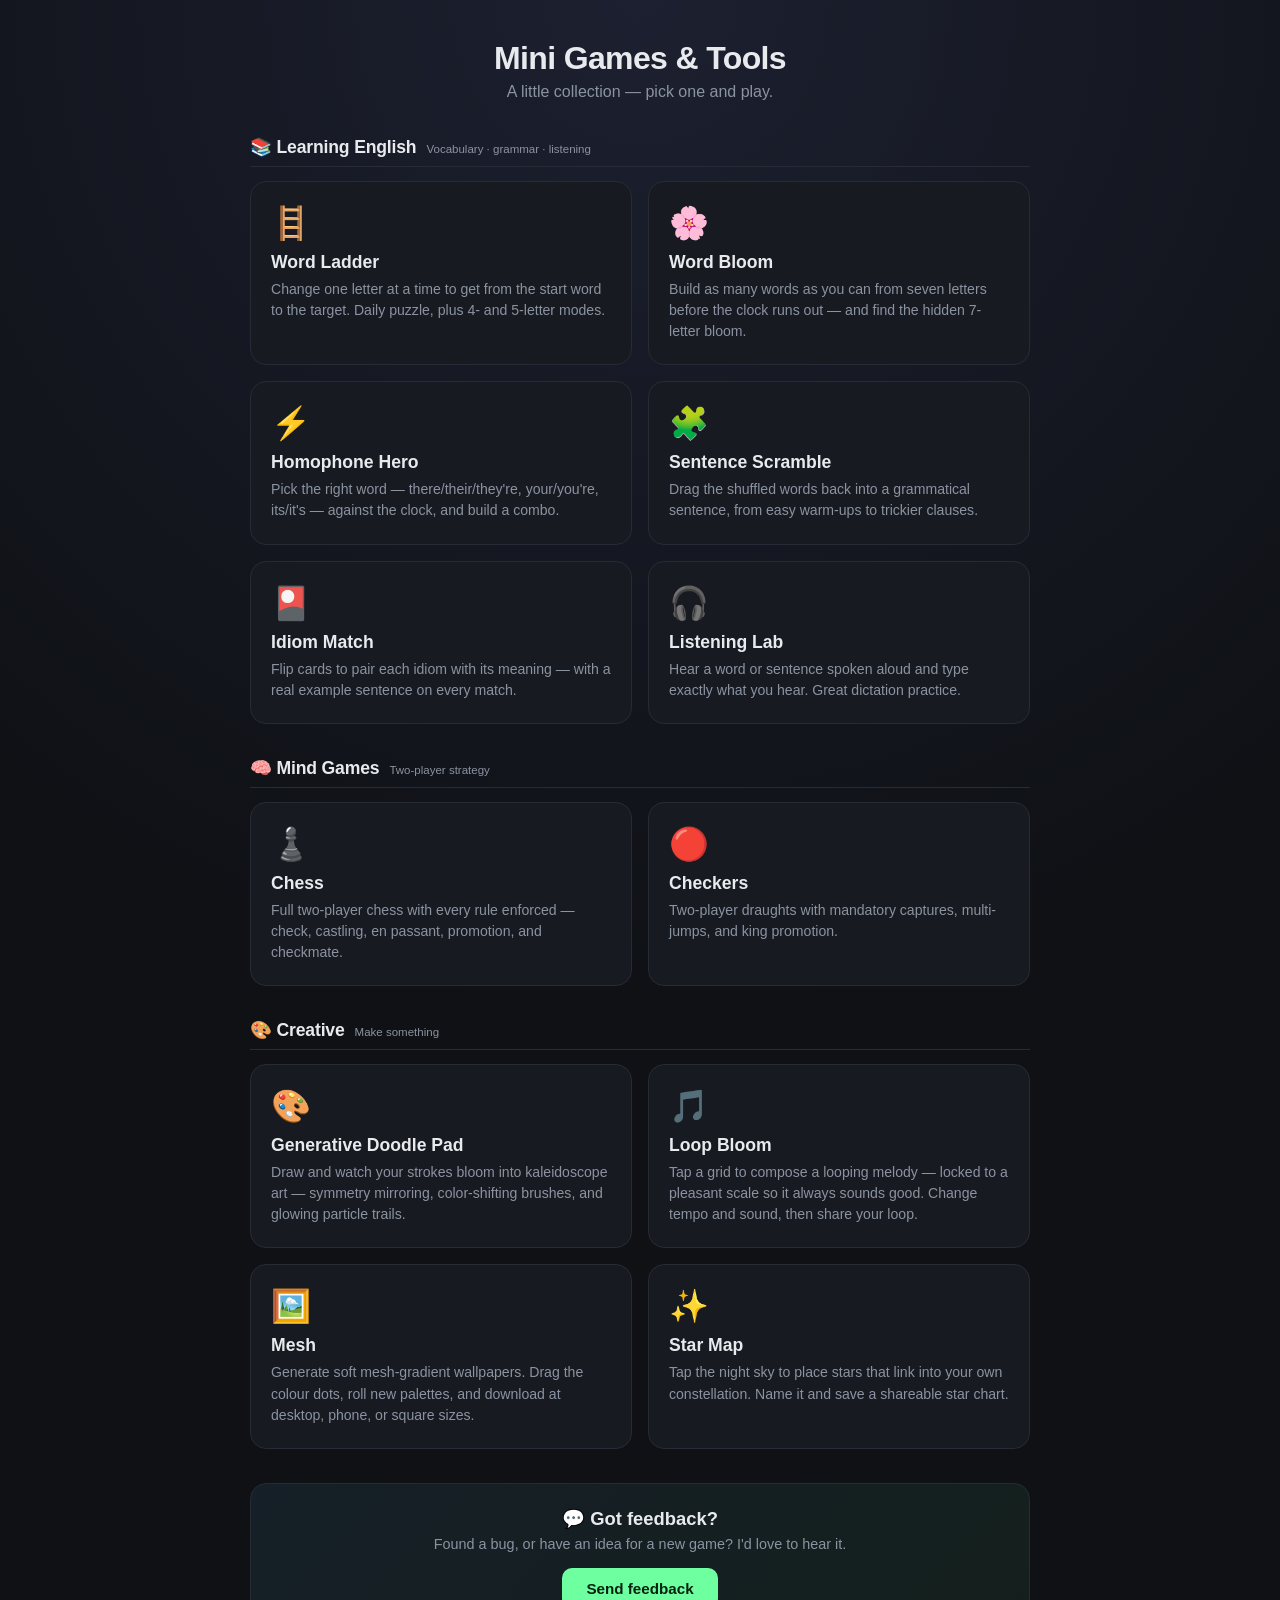
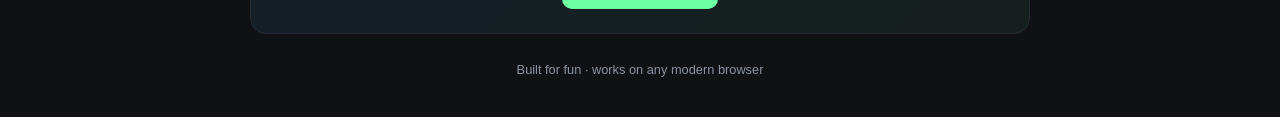
<file: index.html>
<!doctype html>
<html lang="en">
<head>
<meta charset="UTF-8" />
<meta name="viewport" content="width=device-width, initial-scale=1.0" />
<title>Mini Games & Tools</title>
<style>
  :root {
    --bg: #0f1115; --card: #171a21; --border: #262b35;
    --text: #e8eaed; --muted: #8b93a1; --accent: #6effa0; --accent2: #5ec9ff;
  }
  * { box-sizing: border-box; }
  body {
    margin: 0; min-height: 100vh;
    background: radial-gradient(circle at 50% 0%, #1c2030 0%, var(--bg) 55%);
    color: var(--text);
    font-family: -apple-system, BlinkMacSystemFont, "Segoe UI", sans-serif;
    display: flex; align-items: flex-start; justify-content: center; padding: 40px 24px;
  }
  .wrap { width: 100%; max-width: 780px; }
  .head { text-align: center; margin-bottom: 36px; }
  h1 { font-size: 2rem; margin: 0 0 6px; letter-spacing: -0.02em; }
  .sub { color: var(--muted); }

  section { margin-bottom: 34px; }
  .sec-head { display: flex; align-items: baseline; gap: 10px; margin-bottom: 14px; padding-bottom: 8px; border-bottom: 1px solid var(--border); }
  .sec-head h2 { font-size: 1.1rem; margin: 0; letter-spacing: -0.01em; }
  .sec-head .tag { font-size: 0.72rem; color: var(--muted); }

  .grid { display: grid; grid-template-columns: 1fr 1fr; gap: 16px; }
  @media (max-width: 560px) { .grid { grid-template-columns: 1fr; } }

  a.card {
    display: block; text-decoration: none; color: inherit;
    background: var(--card); border: 1px solid var(--border);
    border-radius: 16px; padding: 22px 20px; text-align: left;
    transition: border-color 0.15s ease, transform 0.1s ease;
  }
  a.card:hover { border-color: var(--hue, var(--accent)); transform: translateY(-2px); }
  .emoji { font-size: 2rem; margin-bottom: 10px; }
  .card h3 { margin: 0 0 6px; font-size: 1.1rem; }
  .card p { margin: 0; color: var(--muted); font-size: 0.88rem; line-height: 1.5; }

  .feedback-card {
    background: linear-gradient(135deg, rgba(94,201,255,0.08), rgba(110,255,160,0.06));
    border: 1px solid var(--border); border-radius: 16px;
    padding: 24px; text-align: center; margin-bottom: 28px;
  }
  .feedback-card h2 { margin: 0 0 6px; font-size: 1.15rem; }
  .feedback-card p { margin: 0 0 16px; color: var(--muted); font-size: 0.9rem; }
  .feedback-btn {
    display: inline-block; text-decoration: none;
    background: var(--accent); color: #06210f; font-weight: 700;
    padding: 12px 24px; border-radius: 10px; font-size: 0.95rem;
    transition: filter 0.15s, transform 0.08s;
  }
  .feedback-btn:hover { filter: brightness(1.08); }
  .feedback-btn:active { transform: scale(0.97); }

  footer { margin-top: 12px; color: var(--muted); font-size: 0.8rem; text-align: center; }
</style>
</head>
<body>
  <div class="wrap">
    <div class="head">
      <h1>Mini Games &amp; Tools</h1>
      <div class="sub">A little collection — pick one and play.</div>
    </div>

    <section>
      <div class="sec-head"><h2>📚 Learning English</h2><span class="tag">Vocabulary · grammar · listening</span></div>
      <div class="grid">
        <a class="card" href="word-ladder/" style="--hue:#6effa0">
          <div class="emoji">🪜</div>
          <h3>Word Ladder</h3>
          <p>Change one letter at a time to get from the start word to the target. Daily puzzle, plus 4- and 5-letter modes.</p>
        </a>
        <a class="card" href="word-bloom/" style="--hue:#ffb347">
          <div class="emoji">🌸</div>
          <h3>Word Bloom</h3>
          <p>Build as many words as you can from seven letters before the clock runs out — and find the hidden 7-letter bloom.</p>
        </a>
        <a class="card" href="homophone-hero/" style="--hue:#7c9bff">
          <div class="emoji">⚡</div>
          <h3>Homophone Hero</h3>
          <p>Pick the right word — there/their/they're, your/you're, its/it's — against the clock, and build a combo.</p>
        </a>
        <a class="card" href="sentence-scramble/" style="--hue:#35d0a0">
          <div class="emoji">🧩</div>
          <h3>Sentence Scramble</h3>
          <p>Drag the shuffled words back into a grammatical sentence, from easy warm-ups to trickier clauses.</p>
        </a>
        <a class="card" href="idiom-match/" style="--hue:#b18cff">
          <div class="emoji">🎴</div>
          <h3>Idiom Match</h3>
          <p>Flip cards to pair each idiom with its meaning — with a real example sentence on every match.</p>
        </a>
        <a class="card" href="listening-lab/" style="--hue:#ff6fae">
          <div class="emoji">🎧</div>
          <h3>Listening Lab</h3>
          <p>Hear a word or sentence spoken aloud and type exactly what you hear. Great dictation practice.</p>
        </a>
      </div>
    </section>

    <section>
      <div class="sec-head"><h2>🧠 Mind Games</h2><span class="tag">Two-player strategy</span></div>
      <div class="grid">
        <a class="card" href="chess/" style="--hue:#5ec9ff">
          <div class="emoji">♟️</div>
          <h3>Chess</h3>
          <p>Full two-player chess with every rule enforced — check, castling, en passant, promotion, and checkmate.</p>
        </a>
        <a class="card" href="checkers/" style="--hue:#ff6b5e">
          <div class="emoji">🔴</div>
          <h3>Checkers</h3>
          <p>Two-player draughts with mandatory captures, multi-jumps, and king promotion.</p>
        </a>
      </div>
    </section>

    <section>
      <div class="sec-head"><h2>🎨 Creative</h2><span class="tag">Make something</span></div>
      <div class="grid">
        <a class="card" href="doodle/" style="--hue:#6effa0">
          <div class="emoji">🎨</div>
          <h3>Generative Doodle Pad</h3>
          <p>Draw and watch your strokes bloom into kaleidoscope art — symmetry mirroring, color-shifting brushes, and glowing particle trails.</p>
        </a>
        <a class="card" href="loop-bloom/" style="--hue:#ff79c6">
          <div class="emoji">🎵</div>
          <h3>Loop Bloom</h3>
          <p>Tap a grid to compose a looping melody — locked to a pleasant scale so it always sounds good. Change tempo and sound, then share your loop.</p>
        </a>
        <a class="card" href="mesh/" style="--hue:#b6a2ff">
          <div class="emoji">🖼️</div>
          <h3>Mesh</h3>
          <p>Generate soft mesh-gradient wallpapers. Drag the colour dots, roll new palettes, and download at desktop, phone, or square sizes.</p>
        </a>
        <a class="card" href="star-map/" style="--hue:#ffd479">
          <div class="emoji">✨</div>
          <h3>Star Map</h3>
          <p>Tap the night sky to place stars that link into your own constellation. Name it and save a shareable star chart.</p>
        </a>
      </div>
    </section>

    <div class="feedback-card">
      <h2>💬 Got feedback?</h2>
      <p>Found a bug, or have an idea for a new game? I'd love to hear it.</p>
      <a class="feedback-btn" href="mailto:temur02.05.2004@gmail.com?subject=Mini%20Games%20feedback&body=Hi%20Temur%2C%0D%0A%0D%0AHere's%20my%20feedback%20on%20the%20games%3A%0D%0A%0D%0A(what%20I%20liked%20%2F%20what%20could%20be%20better%20%2F%20ideas)%0D%0A">Send feedback</a>
    </div>

    <footer>Built for fun · works on any modern browser</footer>
  </div>
</body>
</html>
</file>
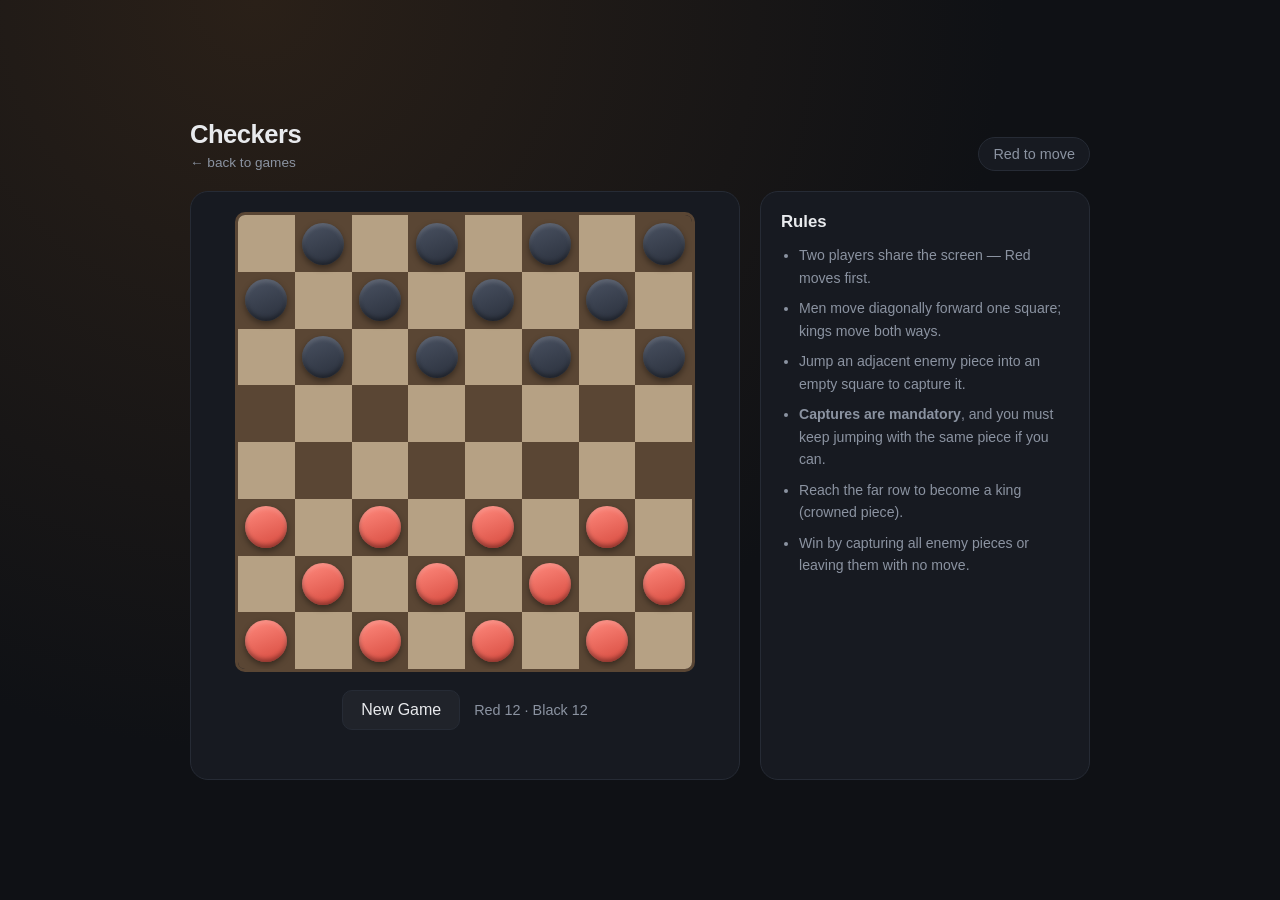
<file: checkers/index.html>
<!doctype html>
<html lang="en">
<head>
<meta charset="UTF-8" />
<meta name="viewport" content="width=device-width, initial-scale=1.0" />
<title>Checkers</title>
<link rel="stylesheet" href="style.css" />
</head>
<body>
  <div class="app">
    <header>
      <div class="title-block">
        <h1>Checkers</h1>
        <div class="subtitle"><a href="../">← back to games</a></div>
      </div>
      <div class="turn" id="turn">Red to move</div>
    </header>

    <main>
      <section class="board-card">
        <div class="board" id="board"></div>
        <div class="controls">
          <button id="resetBtn">New Game</button>
          <span class="score" id="score">Red 12 · Black 12</span>
        </div>
        <div class="message" id="message"></div>
      </section>

      <section class="rules-card">
        <h2>Rules</h2>
        <ul>
          <li>Two players share the screen — Red moves first.</li>
          <li>Men move diagonally forward one square; kings move both ways.</li>
          <li>Jump an adjacent enemy piece into an empty square to capture it.</li>
          <li><strong>Captures are mandatory</strong>, and you must keep jumping with the same piece if you can.</li>
          <li>Reach the far row to become a king (crowned piece).</li>
          <li>Win by capturing all enemy pieces or leaving them with no move.</li>
        </ul>
      </section>
    </main>
  </div>

  <div class="celebration" id="celebration">
    <div class="celebration-content">
      <div class="celebration-emoji">👑</div>
      <div class="celebration-text" id="celebrationText">Red wins!</div>
      <button id="celebrationClose">Play again</button>
    </div>
  </div>

  <script src="app.js"></script>
</body>
</html>
</file>
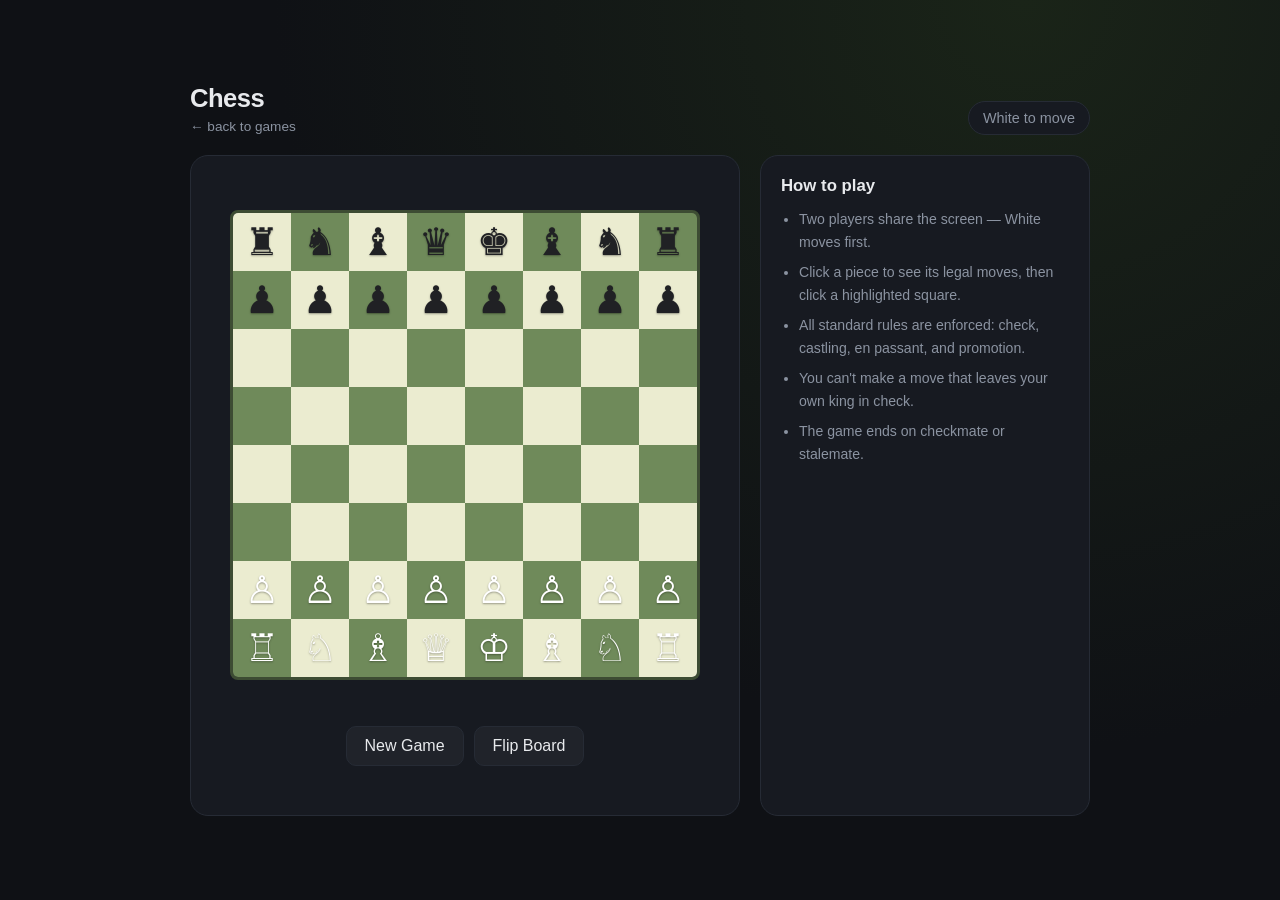
<file: chess/index.html>
<!doctype html>
<html lang="en">
<head>
<meta charset="UTF-8" />
<meta name="viewport" content="width=device-width, initial-scale=1.0" />
<title>Chess</title>
<link rel="stylesheet" href="style.css" />
</head>
<body>
  <div class="app">
    <header>
      <div class="title-block">
        <h1>Chess</h1>
        <div class="subtitle"><a href="../">← back to games</a></div>
      </div>
      <div class="turn" id="turn">White to move</div>
    </header>

    <main>
      <section class="board-card">
        <div class="captured" id="capturedTop"></div>
        <div class="board" id="board"></div>
        <div class="captured" id="capturedBottom"></div>
        <div class="controls">
          <button id="resetBtn">New Game</button>
          <button id="flipBtn">Flip Board</button>
        </div>
        <div class="message" id="message"></div>
      </section>

      <section class="rules-card">
        <h2>How to play</h2>
        <ul>
          <li>Two players share the screen — White moves first.</li>
          <li>Click a piece to see its legal moves, then click a highlighted square.</li>
          <li>All standard rules are enforced: check, castling, en passant, and promotion.</li>
          <li>You can't make a move that leaves your own king in check.</li>
          <li>The game ends on checkmate or stalemate.</li>
        </ul>
      </section>
    </main>
  </div>

  <div class="promo" id="promo">
    <div class="promo-content">
      <div class="promo-title">Promote to:</div>
      <div class="promo-choices" id="promoChoices"></div>
    </div>
  </div>

  <div class="celebration" id="celebration">
    <div class="celebration-content">
      <div class="celebration-emoji" id="celebrationEmoji">♚</div>
      <div class="celebration-text" id="celebrationText">Checkmate!</div>
      <button id="celebrationClose">Play again</button>
    </div>
  </div>

  <script src="app.js"></script>
</body>
</html>
</file>
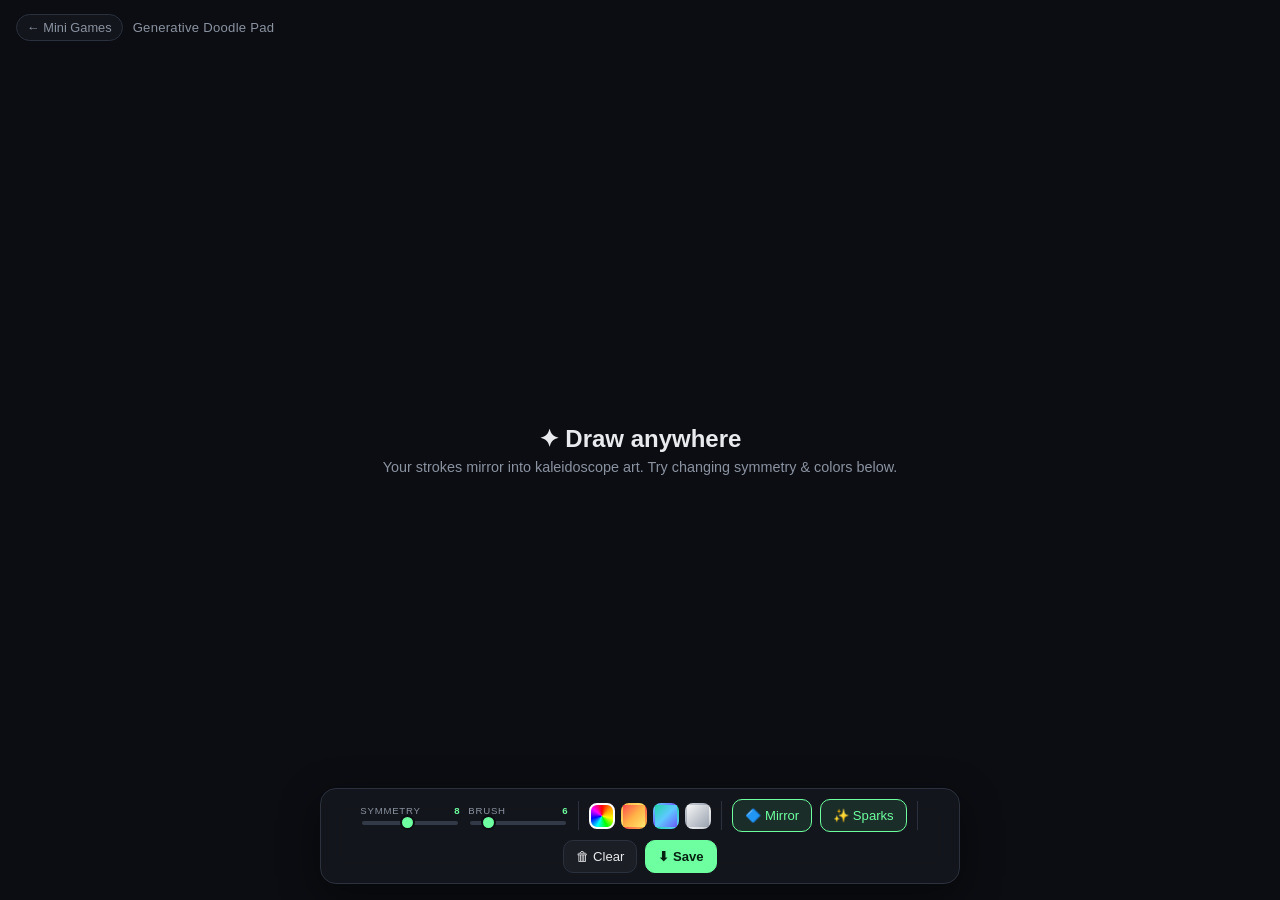
<file: doodle/index.html>
<!doctype html>
<html lang="en">
<head>
<meta charset="UTF-8" />
<meta name="viewport" content="width=device-width, initial-scale=1.0, maximum-scale=1.0, user-scalable=no" />
<title>Generative Doodle Pad</title>
<style>
  :root {
    --bg: #0b0d12; --panel: rgba(23,26,33,0.72); --border: #2b313d;
    --text: #e8eaed; --muted: #8b93a1; --accent: #6effa0; --accent2: #5ec9ff;
  }
  * { box-sizing: border-box; -webkit-tap-highlight-color: transparent; }
  html, body { margin: 0; height: 100%; overflow: hidden; }
  body {
    background: var(--bg);
    color: var(--text);
    font-family: -apple-system, BlinkMacSystemFont, "Segoe UI", sans-serif;
    touch-action: none;
    user-select: none;
    -webkit-user-select: none;
  }

  #stage { position: fixed; inset: 0; }
  canvas { position: absolute; inset: 0; width: 100%; height: 100%; display: block; }
  #fx { pointer-events: none; }

  .brand {
    position: fixed; top: 14px; left: 16px; z-index: 5;
    display: flex; align-items: baseline; gap: 10px;
    pointer-events: none;
  }
  .brand a {
    pointer-events: auto;
    color: var(--muted); text-decoration: none; font-size: 0.8rem;
    background: var(--panel); border: 1px solid var(--border);
    padding: 5px 10px; border-radius: 999px; backdrop-filter: blur(8px);
  }
  .brand a:hover { color: var(--text); border-color: var(--accent); }
  .brand .name { font-size: 0.82rem; color: var(--muted); letter-spacing: 0.02em; }

  .hint {
    position: fixed; inset: 0; z-index: 3;
    display: flex; align-items: center; justify-content: center;
    flex-direction: column; gap: 6px;
    color: var(--muted); pointer-events: none;
    transition: opacity 0.5s ease;
    text-align: center; padding: 0 24px;
  }
  .hint .big { font-size: 1.5rem; font-weight: 600; color: var(--text); }
  .hint .small { font-size: 0.9rem; }
  .hint.hidden { opacity: 0; }

  .dock {
    position: fixed; left: 50%; bottom: 16px; transform: translateX(-50%);
    z-index: 6; display: flex; align-items: center; gap: 8px;
    flex-wrap: wrap; justify-content: center;
    max-width: min(96vw, 860px);
    background: var(--panel); border: 1px solid var(--border);
    border-radius: 16px; padding: 10px 12px;
    backdrop-filter: blur(12px);
    box-shadow: 0 12px 40px rgba(0,0,0,0.45);
  }

  .group { display: flex; align-items: center; gap: 8px; }
  .divider { width: 1px; align-self: stretch; background: var(--border); margin: 2px 2px; }

  .ctl { display: flex; flex-direction: column; gap: 3px; }
  .ctl label {
    font-size: 0.6rem; letter-spacing: 0.08em; text-transform: uppercase;
    color: var(--muted); display: flex; justify-content: space-between; gap: 8px;
  }
  .ctl label .val { color: var(--accent); font-weight: 700; }

  input[type=range] {
    -webkit-appearance: none; appearance: none;
    width: 96px; height: 4px; border-radius: 999px;
    background: #333a47; outline: none; cursor: pointer;
  }
  input[type=range]::-webkit-slider-thumb {
    -webkit-appearance: none; appearance: none;
    width: 15px; height: 15px; border-radius: 50%;
    background: var(--accent); border: 2px solid #0b0d12; cursor: pointer;
  }
  input[type=range]::-moz-range-thumb {
    width: 15px; height: 15px; border-radius: 50%;
    background: var(--accent); border: 2px solid #0b0d12; cursor: pointer;
  }

  button {
    font: inherit; font-size: 0.82rem;
    border: 1px solid var(--border); background: rgba(255,255,255,0.04);
    color: var(--text); border-radius: 10px; padding: 8px 12px;
    cursor: pointer; transition: background 0.15s, border-color 0.15s, transform 0.08s;
    white-space: nowrap;
  }
  button:hover { background: rgba(255,255,255,0.09); }
  button:active { transform: scale(0.95); }
  button.on { border-color: var(--accent); color: var(--accent); background: rgba(110,255,160,0.1); }
  button.primary { background: var(--accent); border-color: var(--accent); color: #06210f; font-weight: 600; }

  .swatches { display: flex; gap: 6px; }
  .swatch {
    width: 26px; height: 26px; border-radius: 8px; padding: 0;
    border: 2px solid transparent; cursor: pointer;
  }
  .swatch.on { border-color: #fff; }
  .swatch[data-p="rainbow"] { background: conic-gradient(red, orange, yellow, lime, cyan, blue, magenta, red); }
  .swatch[data-p="sunset"]  { background: linear-gradient(135deg, #ff4d4d, #ffb347, #ffe66d); }
  .swatch[data-p="ocean"]   { background: linear-gradient(135deg, #23d5ab, #5ec9ff, #6a5cff); }
  .swatch[data-p="mono"]    { background: linear-gradient(135deg, #f5f5f5, #9aa3b0); }

  @media (max-width: 600px) {
    .dock { gap: 6px; padding: 8px; bottom: 10px; }
    input[type=range] { width: 74px; }
    .ctl label { font-size: 0.55rem; }
    button { padding: 7px 9px; font-size: 0.78rem; }
    .brand .name { display: none; }
  }
</style>
</head>
<body>
  <div id="stage">
    <canvas id="art"></canvas>
    <canvas id="fx"></canvas>
  </div>

  <div class="brand">
    <a href="../">← Mini Games</a>
    <span class="name">Generative Doodle Pad</span>
  </div>

  <div class="hint" id="hint">
    <div class="big">✦ Draw anywhere</div>
    <div class="small">Your strokes mirror into kaleidoscope art. Try changing symmetry &amp; colors below.</div>
  </div>

  <div class="dock">
    <div class="ctl">
      <label>Symmetry <span class="val" id="symVal">8</span></label>
      <input type="range" id="sym" min="1" max="16" value="8" />
    </div>
    <div class="ctl">
      <label>Brush <span class="val" id="sizeVal">6</span></label>
      <input type="range" id="size" min="1" max="40" value="6" />
    </div>

    <div class="divider"></div>

    <div class="swatches" id="swatches">
      <button class="swatch on" data-p="rainbow" title="Rainbow"></button>
      <button class="swatch" data-p="sunset" title="Sunset"></button>
      <button class="swatch" data-p="ocean" title="Ocean"></button>
      <button class="swatch" data-p="mono" title="Mono"></button>
    </div>

    <div class="divider"></div>

    <button id="mirror" class="on" title="Kaleidoscope reflection">🔷 Mirror</button>
    <button id="sparks" class="on" title="Glowing particle trails">✨ Sparks</button>

    <div class="divider"></div>

    <button id="clear" title="Clear (C)">🗑 Clear</button>
    <button id="save" class="primary" title="Save PNG (S)">⬇ Save</button>
  </div>

<script>
(function () {
  "use strict";

  const artCanvas = document.getElementById("art");
  const fxCanvas  = document.getElementById("fx");
  const art = artCanvas.getContext("2d");
  const fx  = fxCanvas.getContext("2d");
  const hintEl = document.getElementById("hint");

  const BG = "#0b0d12";

  // ---- state ----------------------------------------------------------------
  const opts = {
    sym: 8,
    size: 6,
    palette: "rainbow",
    mirror: true,
    sparks: true,
  };

  let W = 0, H = 0, cx = 0, cy = 0, dpr = 1;
  let hue = 0;                 // continuously advancing hue phase
  let transforms = [];         // precomputed symmetry transforms
  const particles = [];
  const MAX_PARTICLES = 260;

  let drawing = false;
  let last = null;            // last pointer point {x, y}
  let hintGone = false;

  // ---- palettes -------------------------------------------------------------
  // each returns an [h, s, l] for a given advancing phase
  const palettes = {
    rainbow: (p) => [p % 360, 90, 60],
    sunset:  (p) => [(p * 0.5) % 55, 95, 58],            // reds → oranges → yellows
    ocean:   (p) => [165 + ((p * 0.6) % 80), 85, 58],    // teal → blue → violet
    mono:    (p) => [210, 12, 78 + 12 * Math.sin(p / 40)] // near-white shimmer
  };
  function colorAt(phase, light, alpha) {
    const [h, s, l] = palettes[opts.palette](phase);
    const L = light != null ? light : l;
    return `hsla(${h.toFixed(1)}, ${s}%, ${L.toFixed(1)}%, ${alpha == null ? 1 : alpha})`;
  }

  // ---- sizing ---------------------------------------------------------------
  function resize() {
    const rect = artCanvas.getBoundingClientRect();
    const newW = Math.max(1, rect.width);
    const newH = Math.max(1, rect.height);
    dpr = Math.min(window.devicePixelRatio || 1, 2);

    // snapshot existing artwork so a resize doesn't wipe the canvas
    let snap = null;
    if (artCanvas.width > 0) {
      snap = document.createElement("canvas");
      snap.width = artCanvas.width;
      snap.height = artCanvas.height;
      snap.getContext("2d").drawImage(artCanvas, 0, 0);
    }

    for (const c of [artCanvas, fxCanvas]) {
      c.width = Math.round(newW * dpr);
      c.height = Math.round(newH * dpr);
    }
    art.setTransform(dpr, 0, 0, dpr, 0, 0);
    fx.setTransform(dpr, 0, 0, dpr, 0, 0);

    if (snap) art.drawImage(snap, 0, 0, snap.width, snap.height, 0, 0, newW, newH);

    W = newW; H = newH; cx = W / 2; cy = H / 2;
  }

  // ---- symmetry -------------------------------------------------------------
  function rebuildTransforms() {
    transforms = [];
    const n = opts.sym;
    for (let i = 0; i < n; i++) {
      const a = (i * 2 * Math.PI) / n;
      transforms.push({ c: Math.cos(a), s: Math.sin(a), m: false });
      if (opts.mirror) transforms.push({ c: Math.cos(a), s: Math.sin(a), m: true });
    }
  }
  function applyT(t, x, y) {
    let dx = x - cx, dy = y - cy;
    if (t.m) dx = -dx;                         // reflect across vertical axis
    return [cx + dx * t.c - dy * t.s, cy + dx * t.s + dy * t.c];
  }

  // ---- drawing --------------------------------------------------------------
  function strokeSegment(x0, y0, x1, y1, phase) {
    art.lineCap = "round";
    art.lineJoin = "round";
    art.lineWidth = opts.size;
    art.strokeStyle = colorAt(phase, null, 0.92);
    if (opts.size > 2) {
      art.shadowBlur = opts.size * 1.4;
      art.shadowColor = colorAt(phase, 65, 0.9);
    } else {
      art.shadowBlur = 0;
    }
    for (const t of transforms) {
      const [ax, ay] = applyT(t, x0, y0);
      const [bx, by] = applyT(t, x1, y1);
      art.beginPath();
      art.moveTo(ax, ay);
      art.lineTo(bx, by);
      art.stroke();
    }
    art.shadowBlur = 0;
  }

  function emitParticles(x, y, vx, vy, phase) {
    const speed = Math.min(6, Math.hypot(vx, vy));
    const count = 1 + Math.round(speed / 2);
    for (let i = 0; i < count; i++) {
      if (particles.length >= MAX_PARTICLES) particles.shift();
      const ang = Math.random() * Math.PI * 2;
      const spd = 0.4 + Math.random() * (0.6 + speed * 0.4);
      particles.push({
        x, y,
        vx: Math.cos(ang) * spd + vx * 0.15,
        vy: Math.sin(ang) * spd + vy * 0.15,
        life: 1,
        decay: 0.008 + Math.random() * 0.02,
        r: 1 + Math.random() * 2.2,
        phase: phase + Math.random() * 40,
      });
    }
  }

  // ---- pointer --------------------------------------------------------------
  function pointFromEvent(e) {
    const rect = artCanvas.getBoundingClientRect();
    const t = e.touches ? e.touches[0] : e;
    return { x: t.clientX - rect.left, y: t.clientY - rect.top };
  }

  function start(e) {
    e.preventDefault();
    drawing = true;
    last = pointFromEvent(e);
    if (!hintGone) { hintEl.classList.add("hidden"); hintGone = true; }
    // a dab so a tap leaves a mark
    strokeSegment(last.x, last.y, last.x + 0.01, last.y + 0.01, hue);
    if (opts.sparks) emitParticles(last.x, last.y, 0, 0, hue);
  }

  function move(e) {
    if (!drawing) return;
    e.preventDefault();
    const p = pointFromEvent(e);
    const vx = p.x - last.x, vy = p.y - last.y;
    const dist = Math.hypot(vx, vy);
    hue += Math.min(12, 1 + dist * 0.4);      // color shifts as you draw
    strokeSegment(last.x, last.y, p.x, p.y, hue);
    if (opts.sparks) emitParticles(p.x, p.y, vx, vy, hue);
    last = p;
  }

  function end() { drawing = false; last = null; }

  artCanvas.addEventListener("mousedown", start);
  window.addEventListener("mousemove", move);
  window.addEventListener("mouseup", end);
  artCanvas.addEventListener("touchstart", start, { passive: false });
  artCanvas.addEventListener("touchmove", move, { passive: false });
  window.addEventListener("touchend", end);

  // ---- animation loop -------------------------------------------------------
  function frame() {
    hue += 0.4; // gentle drift even when idle

    // fade the fx layer toward transparent → glowing trails
    fx.globalCompositeOperation = "destination-out";
    fx.fillStyle = "rgba(0,0,0,0.14)";
    fx.fillRect(0, 0, W, H);

    fx.globalCompositeOperation = "lighter";
    for (let i = particles.length - 1; i >= 0; i--) {
      const p = particles[i];
      p.x += p.vx; p.y += p.vy;
      p.vx *= 0.98; p.vy *= 0.98;
      p.vy += 0.015;
      p.life -= p.decay;
      if (p.life <= 0) { particles.splice(i, 1); continue; }

      const col = colorAt(p.phase, 62, p.life);
      const rad = p.r * (0.5 + p.life);
      for (const t of transforms) {
        const [px, py] = applyT(t, p.x, p.y);
        fx.beginPath();
        fx.arc(px, py, rad, 0, Math.PI * 2);
        fx.fillStyle = col;
        fx.fill();
      }
    }
    fx.globalCompositeOperation = "source-over";
    requestAnimationFrame(frame);
  }

  // ---- controls -------------------------------------------------------------
  const symEl = document.getElementById("sym");
  const symVal = document.getElementById("symVal");
  const sizeEl = document.getElementById("size");
  const sizeVal = document.getElementById("sizeVal");

  symEl.addEventListener("input", () => {
    opts.sym = +symEl.value; symVal.textContent = symEl.value; rebuildTransforms();
  });
  sizeEl.addEventListener("input", () => {
    opts.size = +sizeEl.value; sizeVal.textContent = sizeEl.value;
  });

  document.getElementById("swatches").addEventListener("click", (e) => {
    const b = e.target.closest(".swatch");
    if (!b) return;
    opts.palette = b.dataset.p;
    document.querySelectorAll(".swatch").forEach((s) => s.classList.toggle("on", s === b));
  });

  const mirrorBtn = document.getElementById("mirror");
  mirrorBtn.addEventListener("click", () => {
    opts.mirror = !opts.mirror;
    mirrorBtn.classList.toggle("on", opts.mirror);
    rebuildTransforms();
  });

  const sparksBtn = document.getElementById("sparks");
  sparksBtn.addEventListener("click", () => {
    opts.sparks = !opts.sparks;
    sparksBtn.classList.toggle("on", opts.sparks);
  });

  function clearCanvas() {
    art.clearRect(0, 0, W, H);
    fx.clearRect(0, 0, W, H);
    particles.length = 0;
    hintEl.classList.remove("hidden");
    hintGone = false;
  }
  document.getElementById("clear").addEventListener("click", clearCanvas);

  function save() {
    const out = document.createElement("canvas");
    out.width = artCanvas.width;
    out.height = artCanvas.height;
    const o = out.getContext("2d");
    o.fillStyle = BG;
    o.fillRect(0, 0, out.width, out.height);
    o.drawImage(fxCanvas, 0, 0);   // trails first (dimmer)
    o.drawImage(artCanvas, 0, 0);  // strokes on top
    const a = document.createElement("a");
    a.download = "doodle-" + Date.now() + ".png";
    a.href = out.toDataURL("image/png");
    a.click();
  }
  document.getElementById("save").addEventListener("click", save);

  window.addEventListener("keydown", (e) => {
    if (e.key === "c" || e.key === "C") clearCanvas();
    if (e.key === "s" || e.key === "S") save();
  });

  // ---- boot -----------------------------------------------------------------
  window.addEventListener("resize", () => { resize(); rebuildTransforms(); });
  resize();
  rebuildTransforms();
  requestAnimationFrame(frame);
})();
</script>
</body>
</html>
</file>
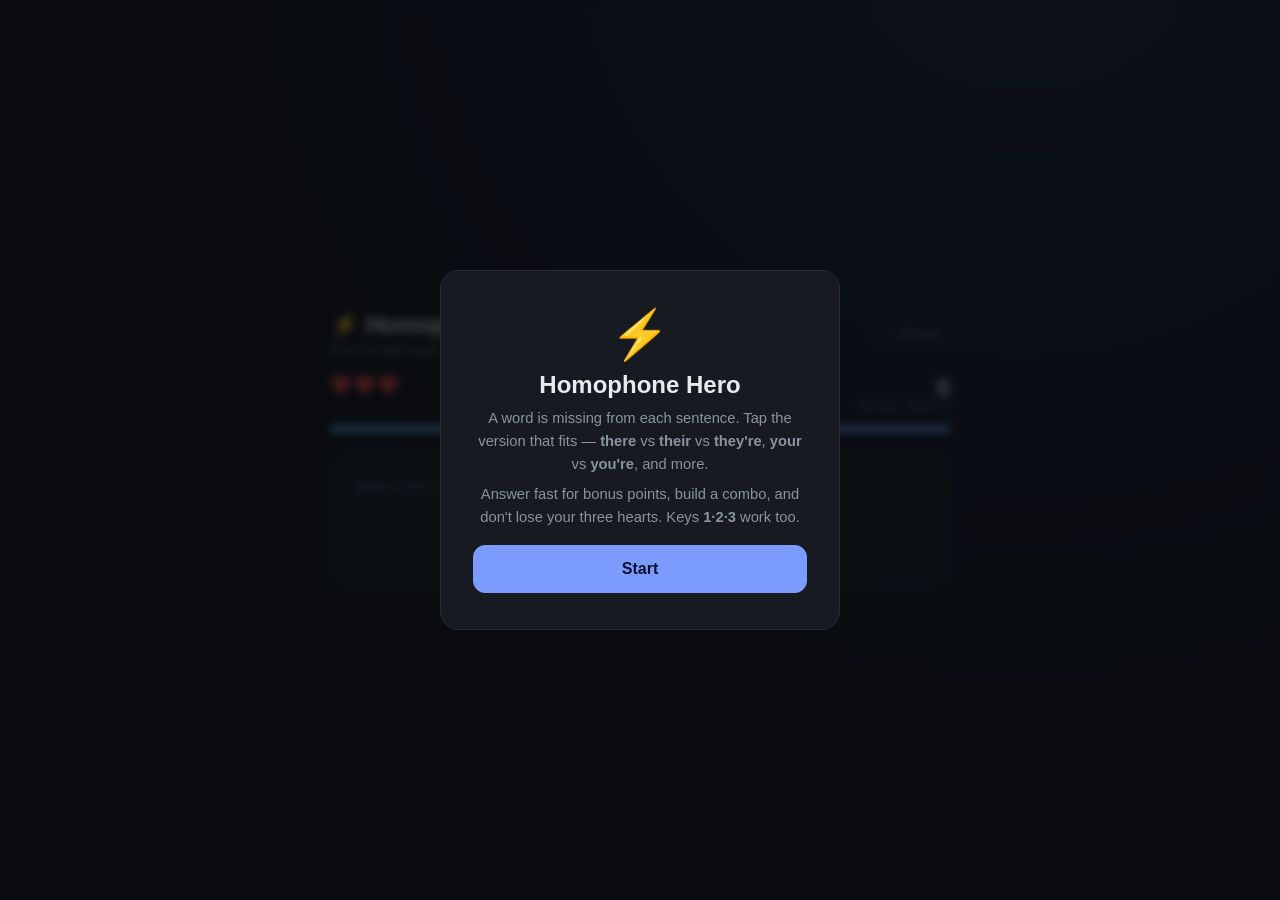
<file: homophone-hero/index.html>
<!doctype html>
<html lang="en">
<head>
<meta charset="UTF-8" />
<meta name="viewport" content="width=device-width, initial-scale=1.0" />
<title>Homophone Hero</title>
<style>
  :root {
    --bg: #0f1115; --card: #171a21; --border: #262b35;
    --text: #e8eaed; --muted: #8b93a1;
    --accent: #7c9bff; --accent2: #5ec9ff;
    --good: #6effa0; --bad: #ff6b6b; --gold: #ffd166;
    --radius: 18px;
  }
  * { box-sizing: border-box; -webkit-tap-highlight-color: transparent; }
  body {
    margin: 0; min-height: 100vh;
    background: radial-gradient(circle at 80% -10%, #1d2440 0%, var(--bg) 55%);
    color: var(--text);
    font-family: -apple-system, BlinkMacSystemFont, "Segoe UI", sans-serif;
    display: flex; align-items: center; justify-content: center; padding: 20px;
  }
  .app { width: 100%; max-width: 620px; }

  header { display: flex; align-items: center; justify-content: space-between; margin-bottom: 18px; gap: 12px; }
  .title-block { display: flex; flex-direction: column; gap: 3px; }
  h1 { font-size: 1.5rem; margin: 0; letter-spacing: -0.02em; display: flex; align-items: center; gap: 8px; }
  .subtitle { color: var(--muted); font-size: 0.82rem; }
  .back { color: var(--muted); text-decoration: none; font-size: 0.8rem; border: 1px solid var(--border); background: var(--card); padding: 5px 10px; border-radius: 999px; white-space: nowrap; }
  .back:hover { color: var(--text); border-color: var(--accent); }

  .hud { display: flex; align-items: center; justify-content: space-between; gap: 10px; margin-bottom: 14px; }
  .lives { font-size: 1.1rem; letter-spacing: 2px; }
  .score-box { text-align: right; }
  .score-box .score { font-size: 1.5rem; font-weight: 800; line-height: 1; font-variant-numeric: tabular-nums; }
  .score-box .label { font-size: 0.62rem; letter-spacing: 0.1em; text-transform: uppercase; color: var(--muted); }
  .combo { font-size: 0.85rem; font-weight: 700; color: var(--gold); min-height: 1.2em; }

  .timer { height: 6px; border-radius: 999px; background: #2a3040; overflow: hidden; margin-bottom: 18px; }
  .timer-fill { height: 100%; width: 100%; background: linear-gradient(90deg, var(--accent2), var(--accent)); transition: width 0.1s linear; }

  .card {
    background: var(--card); border: 1px solid var(--border);
    border-radius: var(--radius); padding: 30px 26px;
  }

  .qcount { font-size: 0.72rem; letter-spacing: 0.1em; text-transform: uppercase; color: var(--muted); margin-bottom: 14px; }
  .sentence { font-size: 1.5rem; line-height: 1.5; font-weight: 500; margin-bottom: 26px; text-wrap: balance; }
  .blank {
    display: inline-block; min-width: 3.2em; border-bottom: 3px solid var(--accent);
    text-align: center; color: var(--accent); font-weight: 800; padding: 0 6px;
  }
  .blank.good { color: var(--good); border-color: var(--good); }
  .blank.bad { color: var(--bad); border-color: var(--bad); }

  .options { display: grid; grid-template-columns: repeat(auto-fit, minmax(120px, 1fr)); gap: 12px; }
  .opt {
    font: inherit; font-size: 1.15rem; font-weight: 700; color: var(--text);
    background: rgba(255,255,255,0.04); border: 1px solid var(--border);
    border-radius: 12px; padding: 16px 12px; cursor: pointer;
    transition: transform 0.08s, background 0.15s, border-color 0.15s;
    position: relative;
  }
  .opt .key { position: absolute; top: 6px; left: 8px; font-size: 0.6rem; color: var(--muted); font-weight: 600; }
  .opt:hover:not(:disabled) { background: rgba(124,155,255,0.12); border-color: var(--accent); }
  .opt:active:not(:disabled) { transform: scale(0.97); }
  .opt.good { background: rgba(110,255,160,0.16); border-color: var(--good); color: var(--good); }
  .opt.bad { background: rgba(255,107,107,0.16); border-color: var(--bad); color: var(--bad); }
  .opt:disabled { cursor: default; }

  .tip { min-height: 1.5em; margin-top: 18px; font-size: 0.9rem; color: var(--muted); text-align: center; }
  .tip b { color: var(--text); }

  .float { position: fixed; pointer-events: none; font-weight: 800; font-size: 1.4rem; color: var(--good); z-index: 20; animation: floatUp 0.9s ease-out forwards; }
  @keyframes floatUp { from { opacity: 1; transform: translateY(0); } to { opacity: 0; transform: translateY(-46px); } }

  /* start / end overlay */
  .overlay {
    position: fixed; inset: 0; z-index: 30; display: none;
    align-items: center; justify-content: center; padding: 24px;
    background: rgba(8,10,14,0.72); backdrop-filter: blur(4px);
  }
  .overlay.show { display: flex; }
  .panel {
    background: var(--card); border: 1px solid var(--border); border-radius: var(--radius);
    padding: 36px 32px; text-align: center; max-width: 400px; width: 100%;
    animation: pop 0.3s cubic-bezier(.34,1.56,.64,1);
  }
  @keyframes pop { from { transform: scale(0.8); opacity: 0; } to { transform: scale(1); opacity: 1; } }
  .panel .emoji { font-size: 3rem; margin-bottom: 8px; }
  .panel h2 { margin: 0 0 8px; font-size: 1.5rem; }
  .panel p { margin: 0 0 8px; color: var(--muted); font-size: 0.92rem; line-height: 1.55; }
  .result-grid { display: grid; grid-template-columns: 1fr 1fr 1fr; gap: 10px; margin: 20px 0; }
  .result-grid .cell { background: rgba(255,255,255,0.04); border: 1px solid var(--border); border-radius: 12px; padding: 12px 6px; }
  .result-grid .v { font-size: 1.4rem; font-weight: 800; font-variant-numeric: tabular-nums; }
  .result-grid .l { font-size: 0.6rem; letter-spacing: 0.08em; text-transform: uppercase; color: var(--muted); margin-top: 2px; }
  .btn {
    font: inherit; font-size: 1rem; font-weight: 700; cursor: pointer;
    background: var(--accent); border: 1px solid var(--accent); color: #08122e;
    border-radius: 12px; padding: 14px 26px; margin-top: 8px; width: 100%;
    transition: transform 0.08s, filter 0.15s;
  }
  .btn:hover { filter: brightness(1.08); }
  .btn:active { transform: scale(0.97); }

  @media (max-width: 480px) {
    .sentence { font-size: 1.25rem; }
    .card { padding: 24px 18px; }
  }
  @media (prefers-reduced-motion: reduce) {
    *, *::before, *::after { animation-duration: 0.01ms !important; transition: none !important; }
  }
</style>
</head>
<body>
  <div class="app">
    <header>
      <div class="title-block">
        <h1>⚡ Homophone Hero</h1>
        <span class="subtitle">Pick the right word — beat the words English learners mix up most.</span>
      </div>
      <a class="back" href="../">← Games</a>
    </header>

    <div class="hud">
      <div>
        <div class="lives" id="lives">❤️❤️❤️</div>
        <div class="combo" id="combo"></div>
      </div>
      <div class="score-box">
        <div class="score" id="score">0</div>
        <div class="label">Score · Best <span id="best">0</span></div>
      </div>
    </div>

    <div class="timer"><div class="timer-fill" id="timerFill"></div></div>

    <div class="card">
      <div class="qcount" id="qcount">Question 1</div>
      <div class="sentence" id="sentence"></div>
      <div class="options" id="options"></div>
      <div class="tip" id="tip"></div>
    </div>
  </div>

  <!-- start screen -->
  <div class="overlay show" id="startOverlay">
    <div class="panel">
      <div class="emoji">⚡</div>
      <h2>Homophone Hero</h2>
      <p>A word is missing from each sentence. Tap the version that fits — <b>there</b> vs <b>their</b> vs <b>they're</b>, <b>your</b> vs <b>you're</b>, and more.</p>
      <p>Answer fast for bonus points, build a combo, and don't lose your three hearts. Keys <b>1·2·3</b> work too.</p>
      <button class="btn" id="startBtn">Start</button>
    </div>
  </div>

  <!-- end screen -->
  <div class="overlay" id="endOverlay">
    <div class="panel">
      <div class="emoji" id="endEmoji">🏆</div>
      <h2 id="endTitle">Nice run!</h2>
      <p id="endMsg"></p>
      <div class="result-grid">
        <div class="cell"><div class="v" id="rScore">0</div><div class="l">Score</div></div>
        <div class="cell"><div class="v" id="rAcc">0%</div><div class="l">Accuracy</div></div>
        <div class="cell"><div class="v" id="rStreak">0</div><div class="l">Best combo</div></div>
      </div>
      <button class="btn" id="againBtn">Play again</button>
    </div>
  </div>

<script>
(function () {
  "use strict";

  // ── question bank ─────────────────────────────────────────────────────────
  // each: sentence (with ___), options (lowercase set), answer, tip
  const BANK = [
    { s: "I left my keys over ___ on the table.", o: ["there","their","they're"], a: "there", t: "<b>there</b> points to a place." },
    { s: "The students finished ___ homework early.", o: ["there","their","they're"], a: "their", t: "<b>their</b> shows belonging — the homework of them." },
    { s: "I think ___ going to love this game.", o: ["there","their","they're"], a: "they're", t: "<b>they're</b> = they are." },
    { s: "___ are three cats in the garden.", o: ["There","Their","They're"], a: "There", t: "<b>There are…</b> talks about what exists." },
    { s: "The team celebrated ___ big win.", o: ["there","their","they're"], a: "their", t: "<b>their</b> = belonging to them." },
    { s: "Call me when ___ ready to leave.", o: ["there","their","they're"], a: "they're", t: "<b>they're</b> = they are ready." },

    { s: "___ going to do great on the test.", o: ["Your","You're"], a: "You're", t: "<b>You're</b> = you are." },
    { s: "Is this ___ backpack?", o: ["your","you're"], a: "your", t: "<b>your</b> shows it belongs to you." },
    { s: "I really love ___ new haircut.", o: ["your","you're"], a: "your", t: "<b>your</b> = belonging to you." },
    { s: "___ the best teacher I've ever had.", o: ["Your","You're"], a: "You're", t: "<b>You're</b> = you are." },

    { s: "The dog wagged ___ tail happily.", o: ["its","it's"], a: "its", t: "<b>its</b> shows belonging — no apostrophe." },
    { s: "___ raining outside again.", o: ["Its","It's"], a: "It's", t: "<b>It's</b> = it is." },
    { s: "The company changed ___ logo.", o: ["its","it's"], a: "its", t: "<b>its</b> = belonging to it." },
    { s: "I think ___ going to be a great day.", o: ["its","it's"], a: "it's", t: "<b>it's</b> = it is." },

    { s: "I'm going ___ the store later.", o: ["to","too","two"], a: "to", t: "<b>to</b> shows direction or an action." },
    { s: "Can I come along ___?", o: ["to","too","two"], a: "too", t: "<b>too</b> = also / as well." },
    { s: "She bought ___ tickets for the show.", o: ["to","too","two"], a: "two", t: "<b>two</b> is the number 2." },
    { s: "This soup is ___ hot to eat.", o: ["to","too","two"], a: "too", t: "<b>too</b> = more than enough." },
    { s: "Give the book ___ your brother.", o: ["to","too","two"], a: "to", t: "<b>to</b> shows where it goes." },

    { s: "She is taller ___ her sister.", o: ["then","than"], a: "than", t: "<b>than</b> is used to compare." },
    { s: "We ate dinner and ___ watched a film.", o: ["then","than"], a: "then", t: "<b>then</b> = next in time." },
    { s: "I'd rather walk ___ take the bus.", o: ["then","than"], a: "than", t: "<b>than</b> compares two choices." },
    { s: "First mix the flour, ___ add the eggs.", o: ["then","than"], a: "then", t: "<b>then</b> shows the next step." },

    { s: "Loud music can ___ how well you focus.", o: ["affect","effect"], a: "affect", t: "<b>affect</b> is the verb — to influence." },
    { s: "The new rule had a big ___ on prices.", o: ["affect","effect"], a: "effect", t: "<b>effect</b> is the noun — the result." },

    { s: "Be careful not to ___ your ticket.", o: ["lose","loose"], a: "lose", t: "<b>lose</b> = misplace or not win." },
    { s: "This screw is ___ and needs tightening.", o: ["lose","loose"], a: "loose", t: "<b>loose</b> = not tight." },

    { s: "___ car is parked outside?", o: ["Whose","Who's"], a: "Whose", t: "<b>Whose</b> asks who something belongs to." },
    { s: "Do you know ___ coming to the party?", o: ["whose","who's"], a: "who's", t: "<b>who's</b> = who is." },

    { s: "The ___ is lovely and sunny today.", o: ["weather","whether"], a: "weather", t: "<b>weather</b> is rain, sun, wind…" },
    { s: "I can't decide ___ to stay or go.", o: ["weather","whether"], a: "whether", t: "<b>whether</b> introduces a choice." },

    { s: "Did you ___ that strange noise?", o: ["hear","here"], a: "hear", t: "<b>hear</b> is what your ears do." },
    { s: "Please put your bag ___.", o: ["hear","here"], a: "here", t: "<b>here</b> means this place." },

    { s: "Let's take a short ___ before we continue.", o: ["break","brake"], a: "break", t: "<b>break</b> = a pause or rest." },
    { s: "Press the ___ to slow the car down.", o: ["break","brake"], a: "brake", t: "<b>brake</b> stops a vehicle." },

    { s: "Can I have a ___ of cake?", o: ["piece","peace"], a: "piece", t: "<b>piece</b> = a part of something." },
    { s: "The two nations finally signed a ___ treaty.", o: ["piece","peace"], a: "peace", t: "<b>peace</b> = no war, calm." },

    { s: "I need to ___ some milk on the way home.", o: ["buy","by"], a: "buy", t: "<b>buy</b> = to purchase." },
    { s: "This novel was written ___ a famous author.", o: ["buy","by"], a: "by", t: "<b>by</b> shows who did it." },

    { s: "Everyone came to the party ___ Tom.", o: ["accept","except"], a: "except", t: "<b>except</b> = not including." },
    { s: "Please ___ my sincere apology.", o: ["accept","except"], a: "accept", t: "<b>accept</b> = to receive or agree." },

    { s: "We watched the sun set over the ___.", o: ["sea","see"], a: "sea", t: "<b>sea</b> is the ocean." },
    { s: "From the hill you can ___ the whole city.", o: ["sea","see"], a: "see", t: "<b>see</b> is what your eyes do." },

    { s: "He ate the ___ apple in one bite.", o: ["whole","hole"], a: "whole", t: "<b>whole</b> = complete, entire." },
    { s: "There's a ___ in my sock.", o: ["whole","hole"], a: "hole", t: "<b>hole</b> = an opening or gap." }
  ];

  // ── config ────────────────────────────────────────────────────────────────
  const LIVES = 3;
  const QTIME = 8000;        // ms per question
  const BASE = 10;
  const ROUND_LEN = 15;      // questions per game

  // ── state ─────────────────────────────────────────────────────────────────
  let queue = [], qi = 0, score = 0, lives = LIVES, combo = 0, bestCombo = 0;
  let correctCount = 0, answeredCount = 0;
  let timer = null, tRemaining = 0, locked = true;
  let best = +(localStorage.getItem("homophoneBest") || 0);

  const el = (id) => document.getElementById(id);
  const els = {
    lives: el("lives"), combo: el("combo"), score: el("score"), best: el("best"),
    timerFill: el("timerFill"), qcount: el("qcount"), sentence: el("sentence"),
    options: el("options"), tip: el("tip"),
    startOverlay: el("startOverlay"), endOverlay: el("endOverlay"),
    startBtn: el("startBtn"), againBtn: el("againBtn"),
    endEmoji: el("endEmoji"), endTitle: el("endTitle"), endMsg: el("endMsg"),
    rScore: el("rScore"), rAcc: el("rAcc"), rStreak: el("rStreak"),
  };
  els.best.textContent = best;

  function shuffle(a) {
    a = a.slice();
    for (let i = a.length - 1; i > 0; i--) {
      const j = Math.floor(Math.random() * (i + 1));
      [a[i], a[j]] = [a[j], a[i]];
    }
    return a;
  }

  // ── game flow ─────────────────────────────────────────────────────────────
  function startGame() {
    queue = shuffle(BANK).slice(0, ROUND_LEN);
    qi = 0; score = 0; lives = LIVES; combo = 0; bestCombo = 0;
    correctCount = 0; answeredCount = 0;
    els.startOverlay.classList.remove("show");
    els.endOverlay.classList.remove("show");
    renderHud();
    nextQuestion();
  }

  function renderHud() {
    els.lives.textContent = "❤️".repeat(lives) + "🖤".repeat(LIVES - lives);
    els.score.textContent = score;
    els.combo.textContent = combo >= 2 ? `🔥 Combo ×${combo}` : "";
  }

  function nextQuestion() {
    if (qi >= queue.length || lives <= 0) return endGame();
    const q = queue[qi];
    locked = false;
    els.qcount.textContent = `Question ${qi + 1} of ${queue.length}`;
    els.tip.innerHTML = "";
    els.sentence.innerHTML = q.s.replace("___", `<span class="blank" id="blank">?</span>`);

    const opts = shuffle(q.o);
    els.options.innerHTML = "";
    opts.forEach((word, i) => {
      const b = document.createElement("button");
      b.className = "opt";
      b.innerHTML = `<span class="key">${i + 1}</span>${word}`;
      b.dataset.word = word;
      b.addEventListener("click", () => choose(word, b));
      els.options.appendChild(b);
    });

    startTimer();
  }

  function startTimer() {
    clearInterval(timer);
    tRemaining = QTIME;
    els.timerFill.style.width = "100%";
    const tick = 50;
    timer = setInterval(() => {
      tRemaining -= tick;
      const frac = Math.max(0, tRemaining / QTIME);
      els.timerFill.style.width = (frac * 100) + "%";
      if (tRemaining <= 0) {
        clearInterval(timer);
        timeUp();
      }
    }, tick);
  }

  function choose(word, btn) {
    if (locked) return;
    locked = true;
    clearInterval(timer);
    const q = queue[qi];
    answeredCount++;
    const blank = document.getElementById("blank");
    const correct = word.toLowerCase() === q.a.toLowerCase();

    // disable all, reveal
    [...els.options.children].forEach((b) => {
      b.disabled = true;
      if (b.dataset.word.toLowerCase() === q.a.toLowerCase()) b.classList.add("good");
    });

    if (correct) {
      correctCount++;
      combo++;
      bestCombo = Math.max(bestCombo, combo);
      const timeBonus = Math.round((tRemaining / QTIME) * 10);
      const mult = 1 + (combo - 1) * 0.5;
      const gained = Math.round((BASE + timeBonus) * mult);
      score += gained;
      blank.textContent = q.a; blank.classList.add("good");
      floatText(btn, "+" + gained, "var(--good)");
      ping(true);
    } else {
      btn.classList.add("bad");
      combo = 0;
      lives--;
      blank.textContent = q.a; blank.classList.add("bad");
      ping(false);
    }
    els.tip.innerHTML = q.t;
    if (score > best) { best = score; localStorage.setItem("homophoneBest", best); els.best.textContent = best; }
    renderHud();
    qi++;
    setTimeout(nextQuestion, correct ? 900 : 1600);
  }

  function timeUp() {
    if (locked) return;
    locked = true;
    const q = queue[qi];
    answeredCount++;
    combo = 0; lives--;
    const blank = document.getElementById("blank");
    [...els.options.children].forEach((b) => {
      b.disabled = true;
      if (b.dataset.word.toLowerCase() === q.a.toLowerCase()) b.classList.add("good");
    });
    if (blank) { blank.textContent = q.a; blank.classList.add("bad"); }
    els.tip.innerHTML = "⏳ Out of time! " + q.t;
    ping(false);
    renderHud();
    qi++;
    setTimeout(nextQuestion, 1600);
  }

  function endGame() {
    clearInterval(timer);
    const acc = answeredCount ? Math.round((correctCount / answeredCount) * 100) : 0;
    const survived = lives > 0;
    els.endEmoji.textContent = survived ? (acc === 100 ? "🌟" : "🏆") : "💥";
    els.endTitle.textContent = survived
      ? (acc === 100 ? "Flawless!" : "Round complete!")
      : "Out of hearts!";
    els.endMsg.textContent = survived
      ? `You answered ${correctCount} of ${answeredCount} correctly.`
      : `You made it through ${answeredCount} question${answeredCount === 1 ? "" : "s"}. Keep going!`;
    els.rScore.textContent = score;
    els.rAcc.textContent = acc + "%";
    els.rStreak.textContent = "×" + Math.max(1, bestCombo);
    els.endOverlay.classList.add("show");
  }

  // ── feedback fx ───────────────────────────────────────────────────────────
  function floatText(anchor, text, color) {
    const r = anchor.getBoundingClientRect();
    const f = document.createElement("div");
    f.className = "float"; f.textContent = text; f.style.color = color;
    f.style.left = (r.left + r.width / 2 - 16) + "px";
    f.style.top = (r.top - 10) + "px";
    document.body.appendChild(f);
    setTimeout(() => f.remove(), 900);
  }

  function ping(good) {
    try {
      const ctx = new (window.AudioContext || window.webkitAudioContext)();
      const now = ctx.currentTime;
      const notes = good ? [660, 880] : [220, 160];
      notes.forEach((f, i) => {
        const o = ctx.createOscillator(), g = ctx.createGain();
        o.type = good ? "sine" : "sawtooth";
        o.frequency.value = f;
        g.gain.setValueAtTime(0.0001, now + i * 0.08);
        g.gain.exponentialRampToValueAtTime(0.14, now + i * 0.08 + 0.02);
        g.gain.exponentialRampToValueAtTime(0.0001, now + i * 0.08 + 0.22);
        o.connect(g).connect(ctx.destination);
        o.start(now + i * 0.08); o.stop(now + i * 0.08 + 0.25);
      });
    } catch {}
  }

  // ── input ─────────────────────────────────────────────────────────────────
  window.addEventListener("keydown", (e) => {
    if (locked) return;
    const n = parseInt(e.key);
    if (n >= 1 && n <= els.options.children.length) {
      const b = els.options.children[n - 1];
      choose(b.dataset.word, b);
    }
  });

  els.startBtn.addEventListener("click", startGame);
  els.againBtn.addEventListener("click", startGame);
})();
</script>
</body>
</html>
</file>
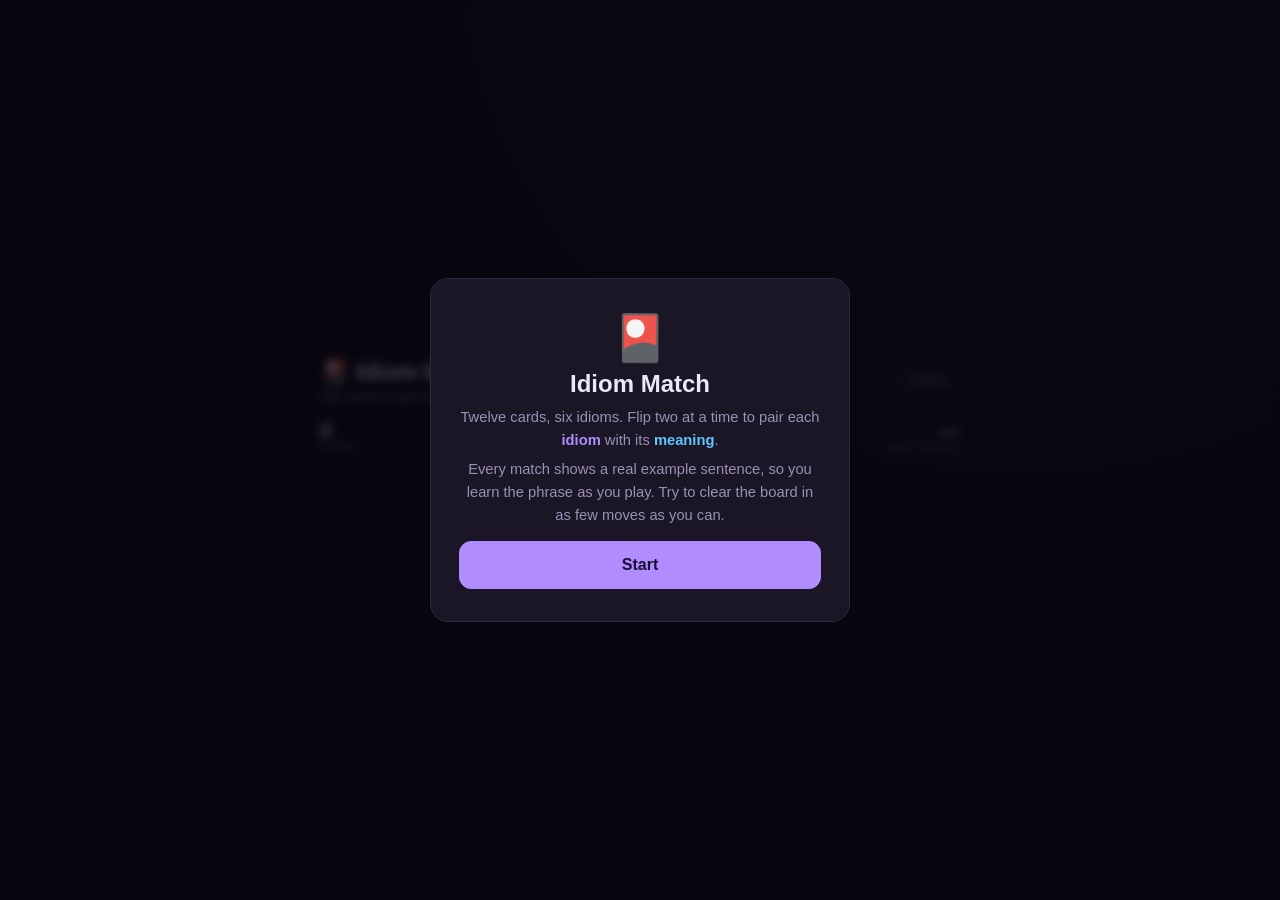
<file: idiom-match/index.html>
<!doctype html>
<html lang="en">
<head>
<meta charset="UTF-8" />
<meta name="viewport" content="width=device-width, initial-scale=1.0" />
<title>Idiom Match</title>
<style>
  :root {
    --bg: #100d18; --card: #1a1626; --border: #2e2740;
    --text: #ece8f5; --muted: #9a90b4;
    --accent: #b18cff; --accent2: #7c5cff;
    --good: #6effc0; --bad: #ff6b8a; --gold: #ffd166;
    --idiom: #b18cff; --meaning: #5ec7ff;
    --radius: 18px;
  }
  * { box-sizing: border-box; -webkit-tap-highlight-color: transparent; }
  body {
    margin: 0; min-height: 100vh;
    background: radial-gradient(circle at 80% -10%, #241a3a 0%, var(--bg) 55%);
    color: var(--text);
    font-family: -apple-system, BlinkMacSystemFont, "Segoe UI", sans-serif;
    display: flex; align-items: center; justify-content: center; padding: 20px;
  }
  .app { width: 100%; max-width: 640px; }

  header { display: flex; align-items: center; justify-content: space-between; margin-bottom: 16px; gap: 12px; }
  .title-block { display: flex; flex-direction: column; gap: 3px; }
  h1 { font-size: 1.5rem; margin: 0; letter-spacing: -0.02em; }
  .subtitle { color: var(--muted); font-size: 0.82rem; }
  .back { color: var(--muted); text-decoration: none; font-size: 0.8rem; border: 1px solid var(--border); background: var(--card); padding: 5px 10px; border-radius: 999px; white-space: nowrap; }
  .back:hover { color: var(--text); border-color: var(--accent); }

  .hud { display: flex; align-items: center; justify-content: space-between; gap: 12px; margin-bottom: 14px; }
  .stat .v { font-size: 1.35rem; font-weight: 800; font-variant-numeric: tabular-nums; line-height: 1; }
  .stat .l { font-size: 0.6rem; letter-spacing: 0.1em; text-transform: uppercase; color: var(--muted); }
  .stat.center { text-align: center; } .stat.right { text-align: right; }

  .status { text-align: center; min-height: 2.6em; margin-bottom: 12px; font-size: 0.92rem; color: var(--muted); display: flex; align-items: center; justify-content: center; padding: 0 6px; }
  .status b { color: var(--gold); }

  .grid { display: grid; grid-template-columns: repeat(3, 1fr); gap: 10px; }
  @media (min-width: 520px) { .grid { grid-template-columns: repeat(4, 1fr); } }

  .cell { perspective: 800px; }
  .cardface {
    position: relative; width: 100%; aspect-ratio: 3 / 4; cursor: pointer;
    transform-style: preserve-3d; transition: transform 0.4s cubic-bezier(.2,.8,.3,1.2);
    border: none; background: none; padding: 0;
  }
  .cardface.up { transform: rotateY(180deg); }
  .cardface.matched { cursor: default; }
  .face {
    position: absolute; inset: 0; backface-visibility: hidden; -webkit-backface-visibility: hidden;
    border-radius: 13px; display: flex; flex-direction: column; align-items: center; justify-content: center;
    padding: 8px; text-align: center; border: 1px solid var(--border);
  }
  .face .tag { position: absolute; top: 7px; left: 0; right: 0; font-size: 0.52rem; letter-spacing: 0.12em; text-transform: uppercase; }
  .face .txt { font-size: 0.86rem; font-weight: 600; line-height: 1.25; }
  @media (max-width: 400px) { .face .txt { font-size: 0.76rem; } }

  .front {
    background: radial-gradient(circle at 50% 30%, #2a2240, #1a1626);
    color: var(--accent); font-size: 1.7rem;
  }
  .front .mark { font-size: 1.9rem; opacity: 0.85; }
  .back-face {
    transform: rotateY(180deg);
    background: linear-gradient(180deg, #221b34, #191324);
  }
  .back-face.idiom { border-color: rgba(177,140,255,0.5); }
  .back-face.idiom .tag { color: var(--idiom); }
  .back-face.meaning { border-color: rgba(94,199,255,0.5); }
  .back-face.meaning .tag { color: var(--meaning); }

  .cardface.matched .face { border-color: var(--good); box-shadow: 0 0 0 1px var(--good) inset; }
  .cardface.matched .back-face { background: linear-gradient(180deg, rgba(110,255,192,0.14), rgba(110,255,192,0.05)); }
  .cardface.matched .back-face .txt { color: var(--good); }
  .cardface.wrong .back-face { background: linear-gradient(180deg, rgba(255,107,138,0.16), rgba(255,107,138,0.05)); }

  .overlay { position: fixed; inset: 0; z-index: 30; display: none; align-items: center; justify-content: center; padding: 20px; background: rgba(6,4,12,0.76); backdrop-filter: blur(4px); }
  .overlay.show { display: flex; }
  .panel { background: var(--card); border: 1px solid var(--border); border-radius: var(--radius); padding: 32px 28px; text-align: center; max-width: 420px; width: 100%; animation: pop 0.3s cubic-bezier(.34,1.56,.64,1); }
  @keyframes pop { from { transform: scale(0.85); opacity: 0; } to { transform: scale(1); opacity: 1; } }
  .panel .emoji { font-size: 2.8rem; margin-bottom: 6px; }
  .panel h2 { margin: 0 0 8px; font-size: 1.5rem; }
  .panel p { margin: 0 0 6px; color: var(--muted); font-size: 0.92rem; line-height: 1.55; }
  .result-grid { display: grid; grid-template-columns: 1fr 1fr 1fr; gap: 10px; margin: 18px 0; }
  .result-grid .cell2 { background: rgba(255,255,255,0.04); border: 1px solid var(--border); border-radius: 12px; padding: 12px 4px; }
  .result-grid .v { font-size: 1.3rem; font-weight: 800; font-variant-numeric: tabular-nums; }
  .result-grid .l { font-size: 0.58rem; letter-spacing: 0.06em; text-transform: uppercase; color: var(--muted); margin-top: 2px; }
  .btn { font: inherit; font-size: 1rem; font-weight: 700; cursor: pointer; background: var(--accent); border: 1px solid var(--accent); color: #1a0f36; border-radius: 12px; padding: 14px 26px; margin-top: 8px; width: 100%; transition: filter 0.15s, transform 0.08s; }
  .btn:hover { filter: brightness(1.08); } .btn:active { transform: scale(0.97); }
  .btn.ghost { background: transparent; color: var(--text); border-color: var(--border); }
  .legend { display: flex; gap: 16px; justify-content: center; margin-top: 14px; font-size: 0.72rem; color: var(--muted); }
  .legend span::before { content: ""; display: inline-block; width: 9px; height: 9px; border-radius: 3px; margin-right: 5px; vertical-align: middle; }
  .legend .i::before { background: var(--idiom); } .legend .m::before { background: var(--meaning); }

  @media (prefers-reduced-motion: reduce) { .cardface { transition: none; } *,*::before,*::after { animation-duration: 0.01ms !important; } }
</style>
</head>
<body>
  <div class="app">
    <header>
      <div class="title-block">
        <h1>🎴 Idiom Match</h1>
        <span class="subtitle">Flip cards to pair each idiom with what it really means.</span>
      </div>
      <a class="back" href="../">← Games</a>
    </header>

    <div class="hud">
      <div class="stat"><div class="v" id="moves">0</div><div class="l">Moves</div></div>
      <div class="stat center"><div class="v" id="pairs">0 / 6</div><div class="l">Pairs found</div></div>
      <div class="stat right"><div class="v" id="best">—</div><div class="l">Best moves</div></div>
    </div>

    <div class="status" id="status">Match all six pairs. Fewer moves is better!</div>

    <div class="grid" id="grid"></div>

    <div class="legend"><span class="i">idiom</span><span class="m">meaning</span></div>
  </div>

  <div class="overlay show" id="startOverlay">
    <div class="panel">
      <div class="emoji">🎴</div>
      <h2>Idiom Match</h2>
      <p>Twelve cards, six idioms. Flip two at a time to pair each <b style="color:var(--idiom)">idiom</b> with its <b style="color:var(--meaning)">meaning</b>.</p>
      <p>Every match shows a real example sentence, so you learn the phrase as you play. Try to clear the board in as few moves as you can.</p>
      <button class="btn" id="startBtn">Start</button>
    </div>
  </div>

  <div class="overlay" id="endOverlay">
    <div class="panel">
      <div class="emoji" id="endEmoji">🏆</div>
      <h2 id="endTitle">Board cleared!</h2>
      <p id="endMsg"></p>
      <div class="result-grid">
        <div class="cell2"><div class="v" id="rMoves">0</div><div class="l">Moves</div></div>
        <div class="cell2"><div class="v" id="rTime">0s</div><div class="l">Time</div></div>
        <div class="cell2"><div class="v" id="rBest">0</div><div class="l">Best</div></div>
      </div>
      <button class="btn" id="againBtn">New board</button>
      <button class="btn ghost" id="homeBtn">Back to games</button>
    </div>
  </div>

  <script>
  (function () {
    "use strict";
    const IDIOMS = [
      { i: "Piece of cake", m: "Very easy", ex: "The exam was a piece of cake — I finished early." },
      { i: "Break the ice", m: "Start a conversation", ex: "He told a joke to break the ice with the new team." },
      { i: "Hit the books", m: "Study hard", ex: "Finals are near, so I need to hit the books." },
      { i: "Under the weather", m: "Feeling ill", ex: "She stayed home because she felt under the weather." },
      { i: "Once in a blue moon", m: "Very rarely", ex: "We only eat out once in a blue moon." },
      { i: "Cost an arm and a leg", m: "Very expensive", ex: "That new phone costs an arm and a leg." },
      { i: "Spill the beans", m: "Reveal a secret", ex: "Come on, spill the beans — what did she say?" },
      { i: "Bite the bullet", m: "Face something hard", ex: "I bit the bullet and finally booked the dentist." },
      { i: "Hit the sack", m: "Go to bed", ex: "I'm exhausted; I'm going to hit the sack." },
      { i: "On cloud nine", m: "Extremely happy", ex: "She was on cloud nine after the good news." },
      { i: "Call it a day", m: "Stop working", ex: "We've done enough — let's call it a day." },
      { i: "Pull your leg", m: "Tell a joke", ex: "Relax, I'm just pulling your leg!" },
      { i: "The ball is in your court", m: "Your decision now", ex: "I've made my offer; the ball is in your court." },
      { i: "Miss the boat", m: "Miss the chance", ex: "Buy tickets now or you'll miss the boat." },
      { i: "Break a leg", m: "Good luck!", ex: "Break a leg in your performance tonight!" },
      { i: "Hit the nail on the head", m: "Be exactly right", ex: "You hit the nail on the head with that answer." },
      { i: "A blessing in disguise", m: "A hidden benefit", ex: "Missing the train was a blessing in disguise." },
      { i: "Get cold feet", m: "Lose your nerve", ex: "He got cold feet before the big speech." }
    ];

    const el = (id) => document.getElementById(id);
    const els = {
      moves: el("moves"), pairs: el("pairs"), best: el("best"), status: el("status"), grid: el("grid"),
      startOverlay: el("startOverlay"), endOverlay: el("endOverlay"),
      startBtn: el("startBtn"), againBtn: el("againBtn"), homeBtn: el("homeBtn"),
      endEmoji: el("endEmoji"), endTitle: el("endTitle"), endMsg: el("endMsg"),
      rMoves: el("rMoves"), rTime: el("rTime"), rBest: el("rBest"),
    };

    const PAIRS = 6;
    let deck, flipped, matched, moves, lock, startTime;
    let best = localStorage.getItem("idiomBest");
    els.best.textContent = best ? best : "—";

    function shuffle(a) { a=a.slice(); for(let i=a.length-1;i>0;i--){const j=Math.floor(Math.random()*(i+1));[a[i],a[j]]=[a[j],a[i]];} return a; }

    function newGame() {
      const chosen = shuffle(IDIOMS).slice(0, PAIRS);
      deck = [];
      chosen.forEach((it, p) => {
        deck.push({ pair: p, type: "idiom", text: it.i, ex: it.ex });
        deck.push({ pair: p, type: "meaning", text: it.m, ex: it.ex });
      });
      deck = shuffle(deck);
      flipped = []; matched = new Set(); moves = 0; lock = false; startTime = Date.now();
      els.moves.textContent = 0; els.pairs.textContent = "0 / " + PAIRS;
      els.status.innerHTML = "Match all six pairs. Fewer moves is better!";
      els.startOverlay.classList.remove("show");
      els.endOverlay.classList.remove("show");
      render();
    }

    function render() {
      els.grid.innerHTML = "";
      deck.forEach((c, idx) => {
        const cell = document.createElement("div"); cell.className = "cell";
        const cf = document.createElement("button");
        cf.className = "cardface"; cf.type = "button"; cf.dataset.idx = idx;
        cf.innerHTML =
          `<div class="face front"><span class="mark">🎴</span></div>` +
          `<div class="face back-face ${c.type}"><span class="tag">${c.type}</span><span class="txt">${c.text}</span></div>`;
        cf.addEventListener("click", () => flip(idx, cf));
        cell.appendChild(cf); els.grid.appendChild(cell);
      });
    }

    function flip(idx, cf) {
      if (lock || matched.has(idx) || flipped.some((f) => f.idx === idx)) return;
      cf.classList.add("up");
      flipped.push({ idx, cf });
      if (flipped.length === 2) {
        moves++; els.moves.textContent = moves;
        lock = true;
        const [a, b] = flipped;
        if (deck[a.idx].pair === deck[b.idx].pair) {
          setTimeout(() => matchPair(a, b), 380);
        } else {
          a.cf.classList.add("wrong"); b.cf.classList.add("wrong");
          setTimeout(() => {
            a.cf.classList.remove("up", "wrong"); b.cf.classList.remove("up", "wrong");
            flipped = []; lock = false;
          }, 950);
        }
      }
    }

    function matchPair(a, b) {
      matched.add(a.idx); matched.add(b.idx);
      a.cf.classList.add("matched"); b.cf.classList.add("matched");
      flipped = []; lock = false;
      const found = matched.size / 2;
      els.pairs.textContent = found + " / " + PAIRS;
      const ex = deck[a.idx].ex;
      const idiom = deck[a.idx].type === "idiom" ? deck[a.idx].text : deck[b.idx].text;
      els.status.innerHTML = `<span><b>${idiom}</b> — “${ex}”</span>`;
      if (found === PAIRS) setTimeout(endGame, 700);
    }

    function endGame() {
      const secs = Math.round((Date.now() - startTime) / 1000);
      let isBest = false;
      if (!best || moves < +best) { best = moves; localStorage.setItem("idiomBest", moves); isBest = true; }
      els.best.textContent = best;
      const perfect = moves === PAIRS;
      els.endEmoji.textContent = perfect ? "🌟" : isBest ? "🏆" : "🎉";
      els.endTitle.textContent = perfect ? "Perfect memory!" : "Board cleared!";
      els.endMsg.textContent = perfect
        ? `Flawless — six pairs in the minimum ${moves} moves!`
        : `You matched all six pairs in ${moves} moves${isBest ? " — a new best!" : "."}`;
      els.rMoves.textContent = moves;
      els.rTime.textContent = secs + "s";
      els.rBest.textContent = best;
      els.endOverlay.classList.add("show");
    }

    els.startBtn.addEventListener("click", newGame);
    els.againBtn.addEventListener("click", newGame);
    els.homeBtn.addEventListener("click", () => (location.href = "../"));
  })();
  </script>
</body>
</html>
</file>
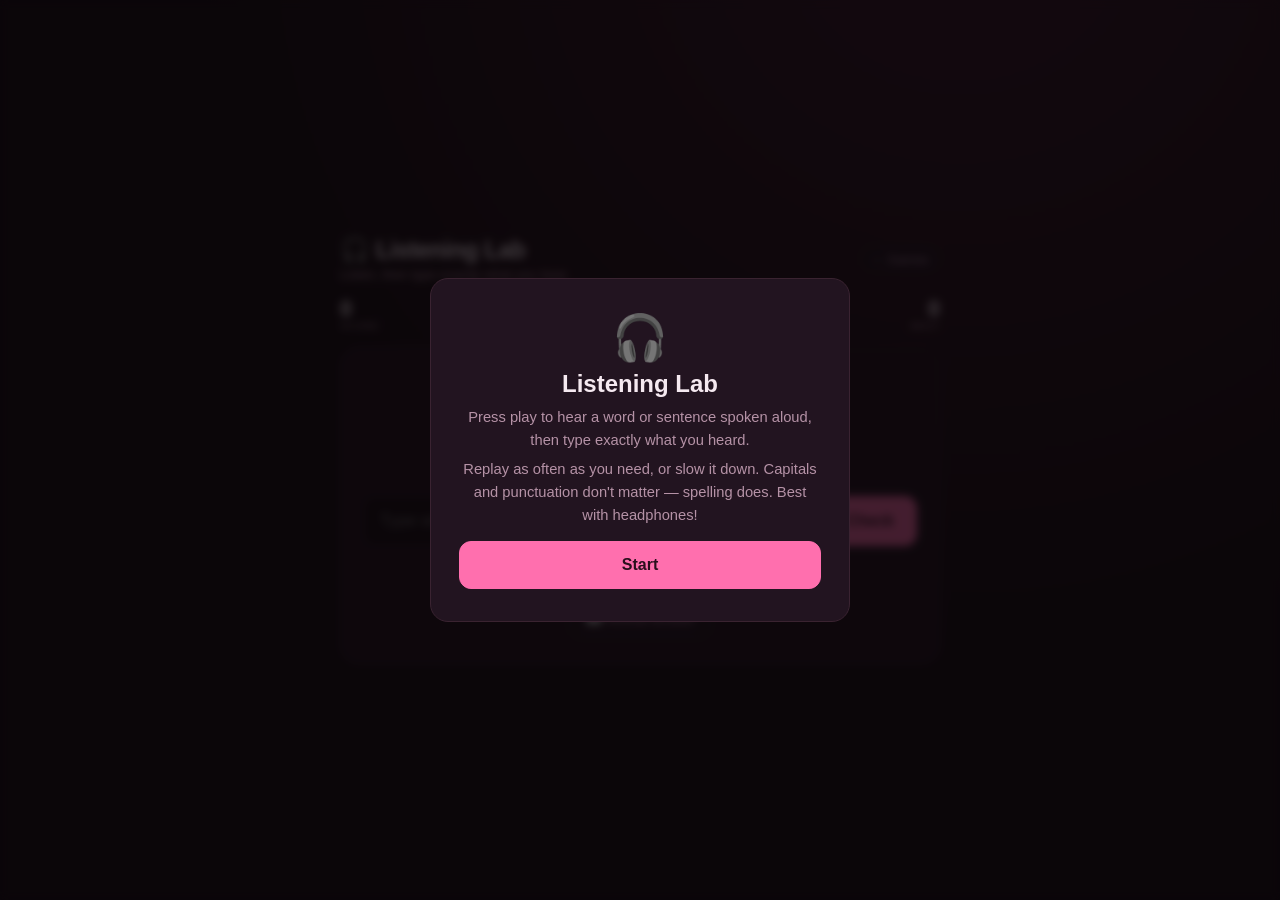
<file: listening-lab/index.html>
<!doctype html>
<html lang="en">
<head>
<meta charset="UTF-8" />
<meta name="viewport" content="width=device-width, initial-scale=1.0" />
<title>Listening Lab</title>
<style>
  :root {
    --bg: #150d12; --card: #221420; --border: #3a2331;
    --text: #f5e9f0; --muted: #b592a6;
    --accent: #ff6fae; --accent2: #ff9f68;
    --good: #6effa0; --bad: #ff6b6b; --gold: #ffd166;
    --radius: 18px;
  }
  * { box-sizing: border-box; -webkit-tap-highlight-color: transparent; }
  body {
    margin: 0; min-height: 100vh;
    background: radial-gradient(circle at 75% -10%, #3a1a2c 0%, var(--bg) 55%);
    color: var(--text);
    font-family: -apple-system, BlinkMacSystemFont, "Segoe UI", sans-serif;
    display: flex; align-items: center; justify-content: center; padding: 20px;
  }
  .app { width: 100%; max-width: 600px; }

  header { display: flex; align-items: center; justify-content: space-between; margin-bottom: 16px; gap: 12px; }
  .title-block { display: flex; flex-direction: column; gap: 3px; }
  h1 { font-size: 1.5rem; margin: 0; letter-spacing: -0.02em; }
  .subtitle { color: var(--muted); font-size: 0.82rem; }
  .back { color: var(--muted); text-decoration: none; font-size: 0.8rem; border: 1px solid var(--border); background: var(--card); padding: 5px 10px; border-radius: 999px; white-space: nowrap; }
  .back:hover { color: var(--text); border-color: var(--accent); }

  .hud { display: flex; align-items: center; justify-content: space-between; gap: 12px; margin-bottom: 16px; }
  .stat .v { font-size: 1.35rem; font-weight: 800; font-variant-numeric: tabular-nums; line-height: 1; }
  .stat .l { font-size: 0.6rem; letter-spacing: 0.1em; text-transform: uppercase; color: var(--muted); }
  .stat.center { text-align: center; } .stat.right { text-align: right; }

  .card { background: var(--card); border: 1px solid var(--border); border-radius: var(--radius); padding: 26px 22px; }
  .kind-label { font-size: 0.72rem; letter-spacing: 0.1em; text-transform: uppercase; color: var(--accent); margin-bottom: 16px; text-align: center; }

  .play-row { display: flex; gap: 12px; justify-content: center; margin-bottom: 8px; }
  .play {
    font: inherit; font-weight: 700; cursor: pointer; color: #2a0f1c;
    background: linear-gradient(180deg, var(--accent), #ff5c9e); border: none;
    border-radius: 14px; padding: 16px 26px; font-size: 1.05rem;
    display: flex; align-items: center; gap: 10px; box-shadow: 0 4px 16px rgba(255,111,174,0.3);
    transition: transform 0.08s, filter 0.15s;
  }
  .play:hover { filter: brightness(1.06); } .play:active { transform: scale(0.97); }
  .play.speaking { animation: pulse 1s ease-in-out infinite; }
  @keyframes pulse { 0%,100% { box-shadow: 0 4px 16px rgba(255,111,174,0.3); } 50% { box-shadow: 0 4px 26px rgba(255,111,174,0.65); } }
  .slow {
    font: inherit; font-weight: 600; cursor: pointer; color: var(--text);
    background: rgba(255,255,255,0.05); border: 1px solid var(--border); border-radius: 14px; padding: 16px 18px;
    transition: background 0.15s, transform 0.08s;
  }
  .slow:hover { background: rgba(255,255,255,0.1); } .slow:active { transform: scale(0.96); }
  .hint-text { text-align: center; color: var(--muted); font-size: 0.82rem; margin-bottom: 18px; }

  .answer-form { display: flex; gap: 10px; margin-bottom: 6px; }
  #answer {
    flex: 1; background: var(--bg); border: 1px solid var(--border); color: var(--text);
    border-radius: 12px; padding: 14px 16px; font: inherit; font-size: 1.05rem;
  }
  #answer:focus { outline: none; border-color: var(--accent); }
  .submit { font: inherit; font-weight: 700; cursor: pointer; background: var(--accent); border: 1px solid var(--accent); color: #2a0f1c; border-radius: 12px; padding: 0 22px; transition: filter 0.15s, transform 0.08s; }
  .submit:hover { filter: brightness(1.07); } .submit:active { transform: scale(0.97); }

  .feedback { text-align: center; min-height: 2.4em; margin: 14px 0 4px; font-size: 0.95rem; }
  .feedback .word-good { color: var(--good); font-weight: 600; }
  .feedback .word-bad { color: var(--bad); font-weight: 600; text-decoration: underline dotted; }
  .feedback .tag { font-weight: 600; }
  .feedback.good .tag { color: var(--good); } .feedback.bad .tag { color: var(--gold); }

  .subcontrols { display: flex; gap: 10px; justify-content: center; }
  .subcontrols button { font: inherit; font-size: 0.85rem; cursor: pointer; color: var(--muted); background: transparent; border: 1px solid var(--border); border-radius: 10px; padding: 9px 14px; transition: color 0.15s, border-color 0.15s; }
  .subcontrols button:hover { color: var(--text); border-color: var(--accent); }
  .subcontrols .next { color: var(--text); }

  .overlay { position: fixed; inset: 0; z-index: 30; display: none; align-items: center; justify-content: center; padding: 20px; background: rgba(8,4,7,0.76); backdrop-filter: blur(4px); }
  .overlay.show { display: flex; }
  .panel { background: var(--card); border: 1px solid var(--border); border-radius: var(--radius); padding: 32px 28px; text-align: center; max-width: 420px; width: 100%; animation: pop 0.3s cubic-bezier(.34,1.56,.64,1); }
  @keyframes pop { from { transform: scale(0.85); opacity: 0; } to { transform: scale(1); opacity: 1; } }
  .panel .emoji { font-size: 2.8rem; margin-bottom: 6px; }
  .panel h2 { margin: 0 0 8px; font-size: 1.5rem; }
  .panel p { margin: 0 0 6px; color: var(--muted); font-size: 0.92rem; line-height: 1.55; }
  .result-grid { display: grid; grid-template-columns: 1fr 1fr; gap: 10px; margin: 18px 0; }
  .result-grid .cell { background: rgba(255,255,255,0.04); border: 1px solid var(--border); border-radius: 12px; padding: 12px 6px; }
  .result-grid .v { font-size: 1.4rem; font-weight: 800; }
  .result-grid .l { font-size: 0.6rem; letter-spacing: 0.06em; text-transform: uppercase; color: var(--muted); margin-top: 2px; }
  .btn { font: inherit; font-size: 1rem; font-weight: 700; cursor: pointer; background: var(--accent); border: 1px solid var(--accent); color: #2a0f1c; border-radius: 12px; padding: 14px 26px; margin-top: 8px; width: 100%; transition: filter 0.15s, transform 0.08s; }
  .btn:hover { filter: brightness(1.08); } .btn:active { transform: scale(0.97); }
  .btn.ghost { background: transparent; color: var(--text); border-color: var(--border); }
  .warn { color: var(--gold); font-size: 0.85rem; margin-top: 10px; }

  @media (prefers-reduced-motion: reduce) { *,*::before,*::after { animation-duration: 0.01ms !important; transition: none !important; } }
</style>
</head>
<body>
  <div class="app">
    <header>
      <div class="title-block">
        <h1>🎧 Listening Lab</h1>
        <span class="subtitle">Listen, then type exactly what you hear.</span>
      </div>
      <a class="back" href="../">← Games</a>
    </header>

    <div class="hud">
      <div class="stat"><div class="v" id="score">0</div><div class="l">Score</div></div>
      <div class="stat center"><div class="v" id="progress">1 / 10</div><div class="l">Clip</div></div>
      <div class="stat right"><div class="v" id="best">0</div><div class="l">Best</div></div>
    </div>

    <div class="card">
      <div class="kind-label" id="kindLabel">Word</div>
      <div class="play-row">
        <button class="play" id="playBtn">🔊 Play</button>
        <button class="slow" id="slowBtn" title="Play slowly">🐢 Slow</button>
      </div>
      <div class="hint-text" id="hintText">Tap play and listen carefully. You can replay as often as you like.</div>

      <form class="answer-form" id="answerForm">
        <input type="text" id="answer" autocomplete="off" autocapitalize="off" autocorrect="off" spellcheck="false" placeholder="Type what you hear…" />
        <button type="submit" class="submit">Check</button>
      </form>

      <div class="feedback" id="feedback"></div>

      <div class="subcontrols">
        <button id="revealBtn">👀 Reveal answer</button>
        <button class="next" id="nextBtn" style="display:none">Next clip →</button>
      </div>
    </div>
  </div>

  <div class="overlay show" id="startOverlay">
    <div class="panel">
      <div class="emoji">🎧</div>
      <h2>Listening Lab</h2>
      <p>Press play to hear a word or sentence spoken aloud, then type exactly what you heard.</p>
      <p>Replay as often as you need, or slow it down. Capitals and punctuation don't matter — spelling does. Best with headphones!</p>
      <button class="btn" id="startBtn">Start</button>
      <div class="warn" id="noSpeech" style="display:none">⚠️ Your browser doesn't support speech — try Chrome, Edge, or Safari.</div>
    </div>
  </div>

  <div class="overlay" id="endOverlay">
    <div class="panel">
      <div class="emoji" id="endEmoji">🏆</div>
      <h2 id="endTitle">Session complete!</h2>
      <p id="endMsg"></p>
      <div class="result-grid">
        <div class="cell"><div class="v" id="rScore">0</div><div class="l">Score</div></div>
        <div class="cell"><div class="v" id="rClean">0</div><div class="l">First-listen</div></div>
      </div>
      <button class="btn" id="againBtn">Play again</button>
      <button class="btn ghost" id="homeBtn">Back to games</button>
    </div>
  </div>

  <script>
  (function () {
    "use strict";
    const ITEMS = [
      { t: "beautiful", k: "word" },
      { t: "necessary", k: "word" },
      { t: "Wednesday", k: "word" },
      { t: "comfortable", k: "word" },
      { t: "vegetable", k: "word" },
      { t: "definitely", k: "word" },
      { t: "restaurant", k: "word" },
      { t: "opportunity", k: "word" },
      { t: "Can you help me, please?", k: "sentence" },
      { t: "I would like a cup of tea.", k: "sentence" },
      { t: "The weather is nice today.", k: "sentence" },
      { t: "She works at a hospital.", k: "sentence" },
      { t: "We are going to the airport.", k: "sentence" },
      { t: "What time does the train leave?", k: "sentence" },
      { t: "He bought some fresh vegetables.", k: "sentence" },
      { t: "They enjoyed the film last night.", k: "sentence" },
      { t: "Could you repeat that, please?", k: "sentence" },
      { t: "I have lived here for three years.", k: "sentence" },
      { t: "My favorite season is autumn.", k: "sentence" },
      { t: "Please remember to lock the door.", k: "sentence" }
    ];
    const ROUND = 10;

    const el = (id) => document.getElementById(id);
    const els = {
      score: el("score"), progress: el("progress"), best: el("best"),
      kindLabel: el("kindLabel"), playBtn: el("playBtn"), slowBtn: el("slowBtn"), hintText: el("hintText"),
      answerForm: el("answerForm"), answer: el("answer"), feedback: el("feedback"),
      revealBtn: el("revealBtn"), nextBtn: el("nextBtn"),
      startOverlay: el("startOverlay"), endOverlay: el("endOverlay"),
      startBtn: el("startBtn"), againBtn: el("againBtn"), homeBtn: el("homeBtn"), noSpeech: el("noSpeech"),
      endEmoji: el("endEmoji"), endTitle: el("endTitle"), endMsg: el("endMsg"),
      rScore: el("rScore"), rClean: el("rClean"),
    };

    const synth = window.speechSynthesis;
    let voice = null;
    function loadVoice() {
      if (!synth) return;
      const vs = synth.getVoices();
      voice = vs.find((v) => /^en[-_](US|GB|AU)/i.test(v.lang) && /Samantha|Google US English|Google UK English Female|Zira|Karen|Daniel/i.test(v.name))
           || vs.find((v) => /^en[-_]/i.test(v.lang))
           || vs.find((v) => /^en/i.test(v.lang)) || vs[0] || null;
    }
    if (synth) { loadVoice(); synth.onvoiceschanged = loadVoice; }

    let queue, idx, score, cleanSolves, attempts, solvedThis;
    let best = +(localStorage.getItem("listeningBest") || 0);
    els.best.textContent = best;

    function shuffle(a) { a=a.slice(); for(let i=a.length-1;i>0;i--){const j=Math.floor(Math.random()*(i+1));[a[i],a[j]]=[a[j],a[i]];} return a; }
    function current() { return queue[idx]; }
    function norm(s) { return s.toLowerCase().replace(/[.,!?;:"'’`]/g, "").replace(/\s+/g, " ").trim(); }

    function speak(rate) {
      if (!synth) return;
      synth.cancel();
      const u = new SpeechSynthesisUtterance(current().t);
      if (voice) u.voice = voice;
      u.rate = rate; u.pitch = 1; u.lang = voice ? voice.lang : "en-US";
      u.onstart = () => els.playBtn.classList.add("speaking");
      u.onend = () => els.playBtn.classList.remove("speaking");
      u.onerror = () => els.playBtn.classList.remove("speaking");
      synth.speak(u);
    }

    function startGame() {
      if (!synth) { els.noSpeech.style.display = "block"; return; }
      queue = shuffle(ITEMS).slice(0, ROUND);
      idx = 0; score = 0; cleanSolves = 0;
      els.score.textContent = 0;
      els.startOverlay.classList.remove("show");
      els.endOverlay.classList.remove("show");
      loadItem();
    }

    function loadItem() {
      const c = current();
      attempts = 0; solvedThis = false;
      els.progress.textContent = (idx + 1) + " / " + queue.length;
      els.kindLabel.textContent = c.k === "word" ? "Word" : "Sentence";
      els.hintText.textContent = c.k === "word"
        ? "A single word — mind the tricky spelling."
        : "A full sentence — capitals and punctuation don't matter.";
      els.answer.value = ""; els.answer.disabled = false;
      els.feedback.textContent = ""; els.feedback.className = "feedback";
      els.revealBtn.style.display = ""; els.nextBtn.style.display = "none";
      els.answer.focus();
      setTimeout(() => speak(0.95), 350); // auto-play each new clip
    }

    function renderDiff(attempt) {
      const tWords = current().t.split(/\s+/);
      const aWords = attempt.trim().split(/\s+/);
      const tNorm = tWords.map(norm);
      let right = 0;
      const html = tWords.map((w, i) => {
        const ok = aWords[i] != null && norm(aWords[i]) === tNorm[i];
        if (ok) right++;
        return `<span class="word-${ok ? "good" : "bad"}">${w}</span>`;
      }).join(" ");
      return { right, total: tWords.length, html };
    }

    function check() {
      if (solvedThis) return;
      const attempt = els.answer.value;
      if (!attempt.trim()) { speak(0.95); return; }
      attempts++;
      if (norm(attempt) === norm(current().t)) {
        solvedThis = true;
        const gained = Math.max(25, 100 - (attempts - 1) * 25);
        if (attempts === 1) cleanSolves++;
        score += gained; els.score.textContent = score;
        if (score > best) { best = score; localStorage.setItem("listeningBest", best); els.best.textContent = best; }
        els.feedback.innerHTML = `<span class="tag">✓ ${attempts === 1 ? "Perfect on the first listen!" : "Correct!"}</span> +${gained}`;
        els.feedback.className = "feedback good";
        finishItem();
      } else {
        const d = renderDiff(attempt);
        els.feedback.innerHTML = `<span class="tag">${d.right} / ${d.total} words right</span> — listen again or reveal.<br>${d.html}`;
        els.feedback.className = "feedback bad";
        speak(0.95);
      }
    }

    function reveal() {
      if (solvedThis) return;
      solvedThis = true;
      els.feedback.innerHTML = `<span class="tag">Answer:</span> <span class="word-good">${current().t}</span>`;
      els.feedback.className = "feedback bad";
      finishItem();
    }

    function finishItem() {
      els.answer.disabled = true;
      els.revealBtn.style.display = "none";
      els.nextBtn.style.display = "";
      els.nextBtn.focus();
    }

    function next() {
      idx++;
      if (idx >= queue.length) return endGame();
      loadItem();
    }

    function endGame() {
      if (synth) synth.cancel();
      els.endEmoji.textContent = cleanSolves === queue.length ? "🌟" : cleanSolves >= 7 ? "🏆" : "🎉";
      els.endTitle.textContent = cleanSolves === queue.length ? "Perfect ear!" : "Session complete!";
      els.endMsg.textContent = `You got ${cleanSolves} of ${queue.length} right on the first listen.`;
      els.rScore.textContent = score;
      els.rClean.textContent = cleanSolves + " / " + queue.length;
      els.endOverlay.classList.add("show");
    }

    els.playBtn.addEventListener("click", () => speak(0.95));
    els.slowBtn.addEventListener("click", () => speak(0.6));
    els.answerForm.addEventListener("submit", (e) => { e.preventDefault(); check(); });
    els.revealBtn.addEventListener("click", reveal);
    els.nextBtn.addEventListener("click", next);
    els.startBtn.addEventListener("click", startGame);
    els.againBtn.addEventListener("click", startGame);
    els.homeBtn.addEventListener("click", () => (location.href = "../"));

    if (!synth) els.noSpeech.style.display = "block";
  })();
  </script>
</body>
</html>
</file>
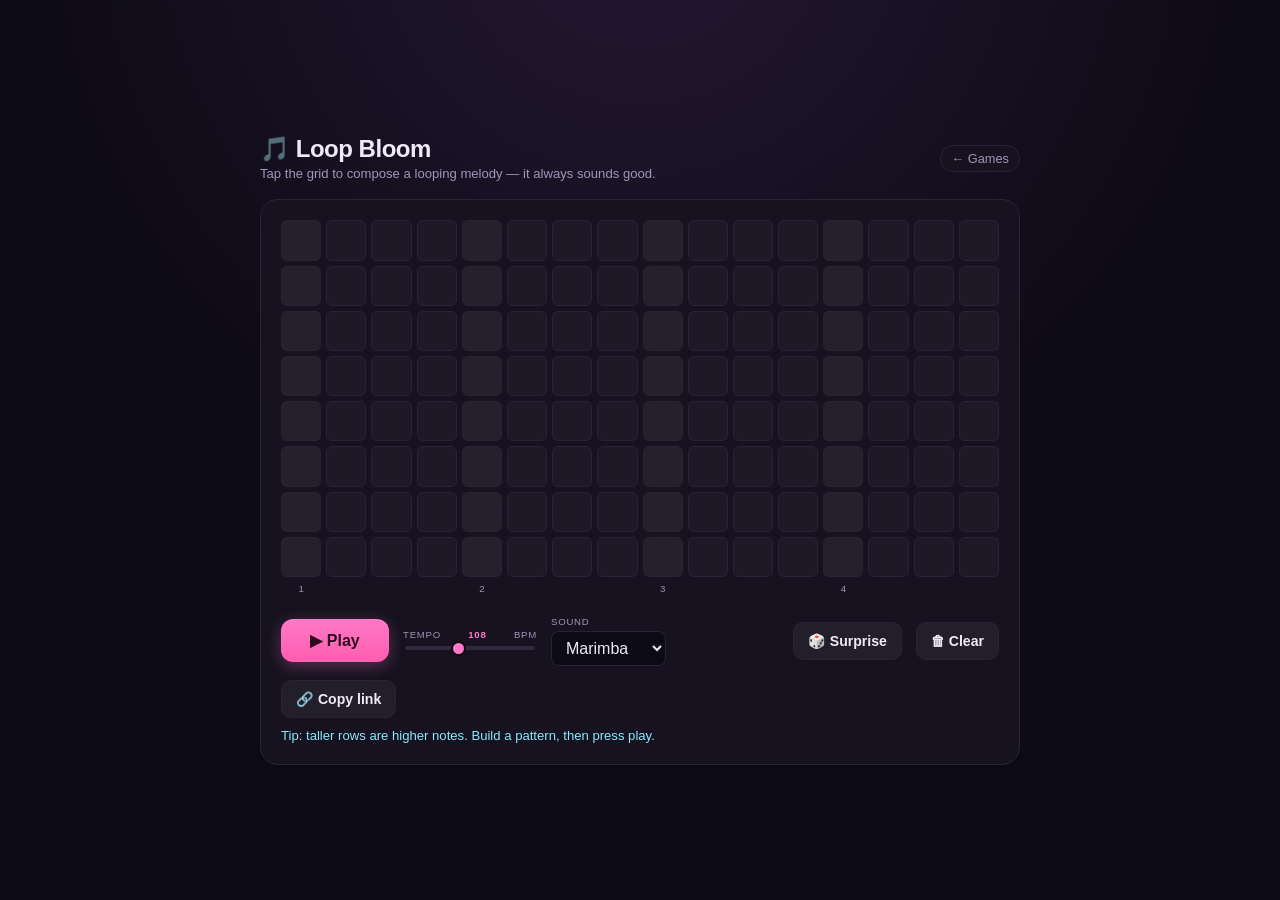
<file: loop-bloom/index.html>
<!doctype html>
<html lang="en">
<head>
<meta charset="UTF-8" />
<meta name="viewport" content="width=device-width, initial-scale=1.0" />
<title>Loop Bloom</title>
<style>
  :root {
    --bg: #0c0a14; --card: #16121f; --border: #2a2338;
    --text: #efeaf7; --muted: #a196b8;
    --accent: #ff79c6; --accent2: #8be9fd;
    --radius: 18px;
  }
  * { box-sizing: border-box; -webkit-tap-highlight-color: transparent; }
  body {
    margin: 0; min-height: 100vh;
    background: radial-gradient(circle at 50% -10%, #241832 0%, var(--bg) 55%);
    color: var(--text);
    font-family: -apple-system, BlinkMacSystemFont, "Segoe UI", sans-serif;
    display: flex; align-items: center; justify-content: center; padding: 20px;
  }
  .app { width: 100%; max-width: 760px; }

  header { display: flex; align-items: center; justify-content: space-between; margin-bottom: 18px; gap: 12px; }
  .title-block { display: flex; flex-direction: column; gap: 3px; }
  h1 { font-size: 1.5rem; margin: 0; letter-spacing: -0.02em; }
  .subtitle { color: var(--muted); font-size: 0.82rem; }
  .back { color: var(--muted); text-decoration: none; font-size: 0.8rem; border: 1px solid var(--border); background: var(--card); padding: 5px 10px; border-radius: 999px; white-space: nowrap; }
  .back:hover { color: var(--text); border-color: var(--accent); }

  .card { background: var(--card); border: 1px solid var(--border); border-radius: var(--radius); padding: 20px; }

  .grid-wrap { overflow-x: auto; padding-bottom: 4px; }
  .grid { display: grid; gap: 5px; min-width: 460px; }
  .row { display: grid; grid-template-columns: repeat(16, 1fr); gap: 5px; }
  .cell {
    aspect-ratio: 1 / 1; border-radius: 6px; cursor: pointer; border: 1px solid var(--border);
    background: rgba(255,255,255,0.03); transition: transform 0.06s, background 0.1s, box-shadow 0.1s;
  }
  .cell:hover { border-color: var(--muted); }
  .cell.on { border-color: transparent; box-shadow: 0 0 0 1px rgba(255,255,255,0.15) inset; }
  .row:nth-child(1) .cell.on { background: #ff5d8f; }
  .row:nth-child(2) .cell.on { background: #ff8f5d; }
  .row:nth-child(3) .cell.on { background: #ffd15d; }
  .row:nth-child(4) .cell.on { background: #9bff5d; }
  .row:nth-child(5) .cell.on { background: #5dffc2; }
  .row:nth-child(6) .cell.on { background: #5dc2ff; }
  .row:nth-child(7) .cell.on { background: #8b7dff; }
  .row:nth-child(8) .cell.on { background: #d17dff; }
  .cell.beat { background: rgba(255,255,255,0.06); }
  .cell.playhead { box-shadow: 0 0 0 2px var(--accent2) inset; }
  .cell.pulse { transform: scale(1.18); box-shadow: 0 0 16px 2px currentColor; }
  .col-index { display: grid; grid-template-columns: repeat(16, 1fr); gap: 5px; margin-top: 6px; }
  .col-index span { text-align: center; font-size: 0.6rem; color: var(--muted); }

  .controls { display: flex; align-items: center; gap: 14px; flex-wrap: wrap; margin-top: 18px; }
  .play {
    font: inherit; font-size: 1rem; font-weight: 700; cursor: pointer; color: #2a0a1c;
    background: linear-gradient(180deg, var(--accent), #ff5db0); border: none; border-radius: 12px;
    padding: 12px 22px; display: flex; align-items: center; gap: 8px; min-width: 108px; justify-content: center;
    box-shadow: 0 4px 16px rgba(255,121,198,0.3); transition: filter 0.15s, transform 0.08s;
  }
  .play:hover { filter: brightness(1.06); } .play:active { transform: scale(0.97); }
  .ctl { display: flex; flex-direction: column; gap: 4px; }
  .ctl label { font-size: 0.6rem; letter-spacing: 0.08em; text-transform: uppercase; color: var(--muted); display: flex; justify-content: space-between; gap: 8px; }
  .ctl label .val { color: var(--accent); font-weight: 700; }
  input[type=range] { -webkit-appearance: none; appearance: none; width: 130px; height: 4px; border-radius: 999px; background: #33293f; outline: none; cursor: pointer; }
  input[type=range]::-webkit-slider-thumb { -webkit-appearance: none; width: 15px; height: 15px; border-radius: 50%; background: var(--accent); border: 2px solid #0c0a14; cursor: pointer; }
  input[type=range]::-moz-range-thumb { width: 15px; height: 15px; border-radius: 50%; background: var(--accent); border: 2px solid #0c0a14; cursor: pointer; }
  select { font: inherit; background: var(--bg); color: var(--text); border: 1px solid var(--border); border-radius: 8px; padding: 7px 10px; cursor: pointer; }
  .btn { font: inherit; font-size: 0.88rem; font-weight: 600; cursor: pointer; color: var(--text); background: rgba(255,255,255,0.05); border: 1px solid var(--border); border-radius: 10px; padding: 10px 14px; transition: background 0.15s, transform 0.08s; }
  .btn:hover { background: rgba(255,255,255,0.1); } .btn:active { transform: scale(0.96); }
  .spacer { flex: 1; }
  .flash { color: var(--accent2); font-size: 0.82rem; min-height: 1.2em; margin-top: 10px; }

  @media (max-width: 520px) { .controls { gap: 10px; } input[type=range] { width: 100px; } }
  @media (prefers-reduced-motion: reduce) { .cell { transition: none; } }
</style>
</head>
<body>
  <div class="app">
    <header>
      <div class="title-block">
        <h1>🎵 Loop Bloom</h1>
        <span class="subtitle">Tap the grid to compose a looping melody — it always sounds good.</span>
      </div>
      <a class="back" href="../">← Games</a>
    </header>

    <div class="card">
      <div class="grid-wrap">
        <div class="grid" id="grid"></div>
        <div class="col-index" id="colIndex"></div>
      </div>

      <div class="controls">
        <button class="play" id="playBtn">▶ Play</button>
        <div class="ctl">
          <label>Tempo <span class="val" id="bpmVal">108</span> bpm</label>
          <input type="range" id="bpm" min="60" max="180" value="108" />
        </div>
        <div class="ctl">
          <label>Sound</label>
          <select id="instrument">
            <option value="triangle">Marimba</option>
            <option value="sine">Music box</option>
            <option value="square">Retro</option>
            <option value="sawtooth">Synth</option>
          </select>
        </div>
        <div class="spacer"></div>
        <button class="btn" id="randomBtn">🎲 Surprise</button>
        <button class="btn" id="clearBtn">🗑 Clear</button>
        <button class="btn" id="shareBtn">🔗 Copy link</button>
      </div>
      <div class="flash" id="flash">Tip: taller rows are higher notes. Build a pattern, then press play.</div>
    </div>
  </div>

  <script>
  (function () {
    "use strict";
    const STEPS = 16, ROWS = 8;
    // C major pentatonic, low → high (index 0 = lowest). Rows render high→low.
    const SCALE = [261.63, 293.66, 329.63, 392.00, 440.00, 523.25, 587.33, 659.25];

    const el = (id) => document.getElementById(id);
    const gridEl = el("grid"), colIndexEl = el("colIndex");
    const playBtn = el("playBtn"), bpmEl = el("bpm"), bpmVal = el("bpmVal");
    const instrumentEl = el("instrument"), flash = el("flash");

    // grid[rowFromTop][step]; rowFromTop 0 = highest pitch
    let grid = Array.from({ length: ROWS }, () => new Array(STEPS).fill(false));
    let cells = [];           // cells[rowFromTop][step] = element
    let playing = false, bpm = 108, currentStep = 0;
    let ctx = null, master = null, filter = null;
    let schedulerTimer = null, nextStepTime = 0, drawStep = -1;
    const noteQueue = [];

    function pitchForRow(rowFromTop) { return SCALE[ROWS - 1 - rowFromTop]; }

    // build grid DOM
    for (let r = 0; r < ROWS; r++) {
      const rowEl = document.createElement("div");
      rowEl.className = "row";
      const rowCells = [];
      for (let s = 0; s < STEPS; s++) {
        const c = document.createElement("button");
        c.className = "cell" + (s % 4 === 0 ? " beat" : "");
        c.type = "button";
        c.addEventListener("click", () => toggle(r, s));
        rowEl.appendChild(c);
        rowCells.push(c);
      }
      gridEl.appendChild(rowEl);
      cells.push(rowCells);
    }
    for (let s = 0; s < STEPS; s++) {
      const sp = document.createElement("span");
      sp.textContent = s % 4 === 0 ? (s / 4 + 1) : "";
      colIndexEl.appendChild(sp);
    }

    function toggle(r, s) {
      grid[r][s] = !grid[r][s];
      cells[r][s].classList.toggle("on", grid[r][s]);
      if (grid[r][s]) { ensureAudio(); previewNote(pitchForRow(r)); }
      writeHash();
    }

    function renderGrid() {
      for (let r = 0; r < ROWS; r++)
        for (let s = 0; s < STEPS; s++)
          cells[r][s].classList.toggle("on", grid[r][s]);
    }

    // ---- audio ----
    function ensureAudio() {
      if (ctx) return;
      ctx = new (window.AudioContext || window.webkitAudioContext)();
      filter = ctx.createBiquadFilter();
      filter.type = "lowpass"; filter.frequency.value = 3200;
      master = ctx.createGain(); master.gain.value = 0.9;
      filter.connect(master).connect(ctx.destination);
    }
    function voice(freq, time, dur) {
      const o = ctx.createOscillator(), g = ctx.createGain();
      o.type = instrumentEl.value; o.frequency.value = freq;
      g.gain.setValueAtTime(0.0001, time);
      g.gain.exponentialRampToValueAtTime(0.25, time + 0.008);
      g.gain.exponentialRampToValueAtTime(0.0001, time + dur);
      o.connect(g).connect(filter);
      o.start(time); o.stop(time + dur + 0.02);
    }
    function previewNote(freq) {
      if (ctx.state === "suspended") ctx.resume();
      voice(freq, ctx.currentTime, 0.35);
    }

    // ---- transport ----
    function scheduleStep(step, time) {
      const dur = Math.min(0.5, 60 / bpm / 2);
      for (let r = 0; r < ROWS; r++) if (grid[r][step]) voice(pitchForRow(r), time, dur);
      noteQueue.push({ step, time });
    }
    function scheduler() {
      const secPerStep = 60 / bpm / 4; // 16th notes
      while (nextStepTime < ctx.currentTime + 0.1) {
        scheduleStep(currentStep, nextStepTime);
        nextStepTime += secPerStep;
        currentStep = (currentStep + 1) % STEPS;
      }
    }
    function draw() {
      if (!playing) return;
      let step = drawStep;
      while (noteQueue.length && noteQueue[0].time <= ctx.currentTime) step = noteQueue.shift().step;
      if (step !== drawStep && step >= 0) { setPlayhead(step); drawStep = step; }
      requestAnimationFrame(draw);
    }
    function setPlayhead(step) {
      for (let s = 0; s < STEPS; s++)
        for (let r = 0; r < ROWS; r++) cells[r][s].classList.toggle("playhead", s === step);
      for (let r = 0; r < ROWS; r++) if (grid[r][step]) pulse(cells[r][step]);
    }
    function pulse(c) {
      c.classList.add("pulse");
      setTimeout(() => c.classList.remove("pulse"), 160);
    }

    function play() {
      ensureAudio();
      if (ctx.state === "suspended") ctx.resume();
      playing = true;
      playBtn.textContent = "⏸ Pause";
      currentStep = 0; drawStep = -1; noteQueue.length = 0;
      nextStepTime = ctx.currentTime + 0.06;
      schedulerTimer = setInterval(scheduler, 25);
      requestAnimationFrame(draw);
    }
    function stop() {
      playing = false;
      playBtn.textContent = "▶ Play";
      clearInterval(schedulerTimer);
      for (let s = 0; s < STEPS; s++) for (let r = 0; r < ROWS; r++) cells[r][s].classList.remove("playhead");
    }

    playBtn.addEventListener("click", () => (playing ? stop() : play()));
    bpmEl.addEventListener("input", () => { bpm = +bpmEl.value; bpmVal.textContent = bpm; });

    el("clearBtn").addEventListener("click", () => {
      grid = Array.from({ length: ROWS }, () => new Array(STEPS).fill(false));
      renderGrid(); writeHash(); flash.textContent = "Cleared — fresh canvas.";
    });
    el("randomBtn").addEventListener("click", () => {
      ensureAudio();
      grid = Array.from({ length: ROWS }, () => new Array(STEPS).fill(false));
      // musical-ish: one note per column with ~65% density, favor a gentle contour
      for (let s = 0; s < STEPS; s++) {
        if (Math.random() < 0.7) {
          const r = Math.floor(Math.random() * ROWS);
          grid[r][s] = true;
          if (Math.random() < 0.25) grid[Math.min(ROWS - 1, r + 2)][s] = true; // occasional harmony
        }
      }
      renderGrid(); writeHash(); flash.textContent = "Rolled a fresh pattern 🎲";
    });

    // ---- share via URL hash ----
    function writeHash() {
      let bits = "";
      for (let r = 0; r < ROWS; r++) for (let s = 0; s < STEPS; s++) bits += grid[r][s] ? "1" : "0";
      let bytes = "";
      for (let i = 0; i < bits.length; i += 8) bytes += String.fromCharCode(parseInt(bits.substr(i, 8), 2));
      history.replaceState(null, "", "#" + btoa(bytes));
    }
    function readHash() {
      try {
        const h = location.hash.slice(1);
        if (!h) return;
        const bytes = atob(h);
        let bits = "";
        for (let i = 0; i < bytes.length; i++) bits += bytes.charCodeAt(i).toString(2).padStart(8, "0");
        for (let r = 0; r < ROWS; r++) for (let s = 0; s < STEPS; s++) grid[r][s] = bits[r * STEPS + s] === "1";
        renderGrid();
      } catch {}
    }
    el("shareBtn").addEventListener("click", async () => {
      writeHash();
      try { await navigator.clipboard.writeText(location.href); flash.textContent = "Link copied — share your loop! 🔗"; }
      catch { flash.textContent = "Your loop is in the address bar — copy it to share."; }
    });

    readHash();
    renderGrid();
  })();
  </script>
</body>
</html>
</file>
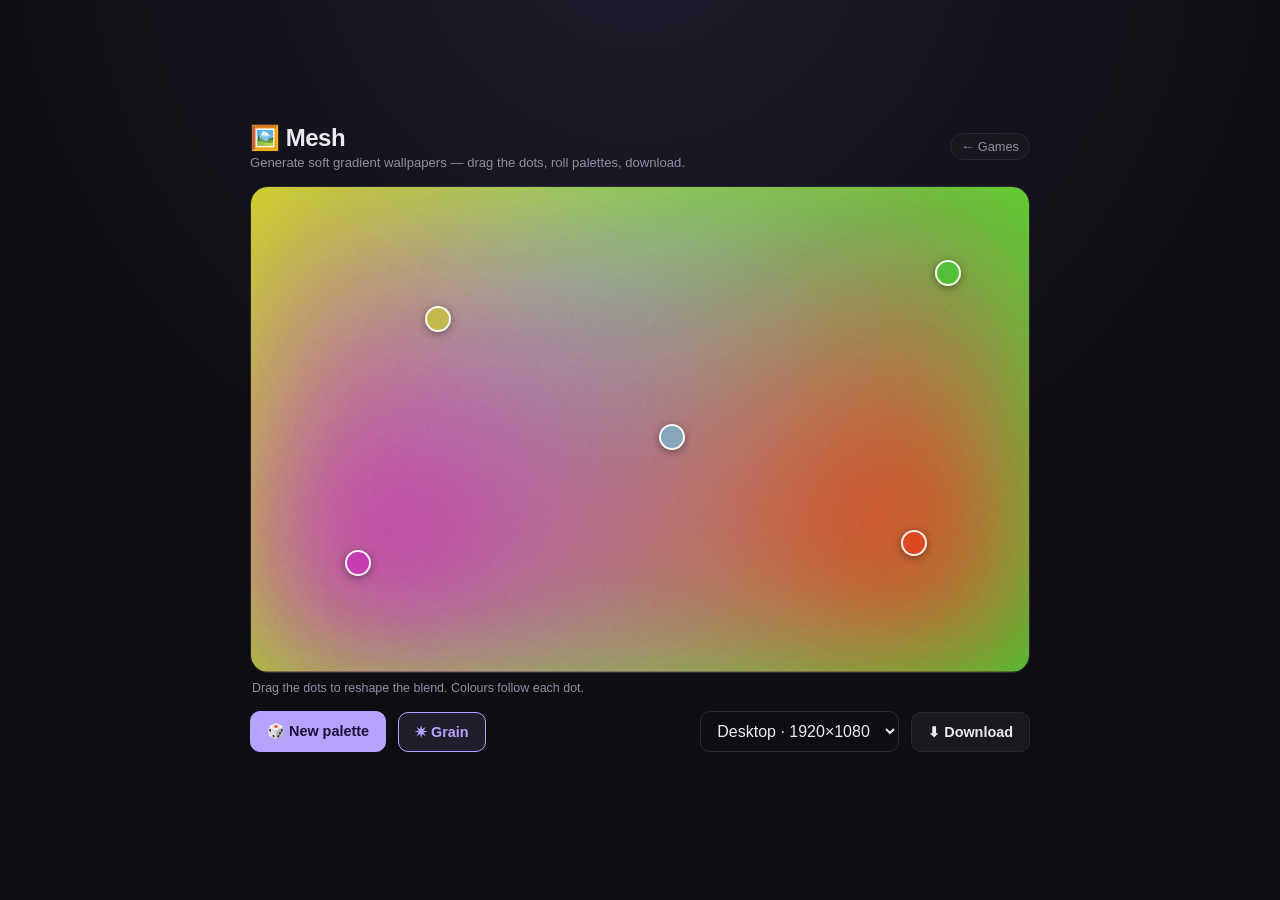
<file: mesh/index.html>
<!doctype html>
<html lang="en">
<head>
<meta charset="UTF-8" />
<meta name="viewport" content="width=device-width, initial-scale=1.0" />
<title>Mesh</title>
<style>
  :root {
    --bg: #0e0e12; --card: #17171d; --border: #282833;
    --text: #ece9f1; --muted: #918ea3; --accent: #b6a2ff;
    --radius: 18px;
  }
  * { box-sizing: border-box; -webkit-tap-highlight-color: transparent; }
  body {
    margin: 0; min-height: 100vh;
    background: radial-gradient(circle at 50% -10%, #1e1c2e 0%, var(--bg) 55%);
    color: var(--text);
    font-family: -apple-system, BlinkMacSystemFont, "Segoe UI", sans-serif;
    display: flex; align-items: center; justify-content: center; padding: 20px;
  }
  .app { width: 100%; max-width: 780px; }

  header { display: flex; align-items: center; justify-content: space-between; margin-bottom: 16px; gap: 12px; }
  .title-block { display: flex; flex-direction: column; gap: 3px; }
  h1 { font-size: 1.5rem; margin: 0; letter-spacing: -0.02em; }
  .subtitle { color: var(--muted); font-size: 0.82rem; }
  .back { color: var(--muted); text-decoration: none; font-size: 0.8rem; border: 1px solid var(--border); background: var(--card); padding: 5px 10px; border-radius: 999px; white-space: nowrap; }
  .back:hover { color: var(--text); border-color: var(--accent); }

  .stage {
    position: relative; width: 100%; border-radius: var(--radius); overflow: hidden;
    border: 1px solid var(--border); background: #000; aspect-ratio: 16 / 10; touch-action: none;
  }
  .stage canvas { position: absolute; inset: 0; width: 100%; height: 100%; display: block; }
  .handle {
    position: absolute; width: 26px; height: 26px; margin: -13px 0 0 -13px; border-radius: 50%;
    border: 2px solid rgba(255,255,255,0.9); background: rgba(255,255,255,0.15);
    cursor: grab; backdrop-filter: blur(2px); box-shadow: 0 2px 8px rgba(0,0,0,0.4); touch-action: none;
  }
  .handle:active { cursor: grabbing; }
  .hint { color: var(--muted); font-size: 0.78rem; margin: 8px 2px 0; }

  .controls { display: flex; align-items: center; gap: 12px; flex-wrap: wrap; margin-top: 16px; }
  .btn {
    font: inherit; font-size: 0.9rem; font-weight: 600; cursor: pointer; color: var(--text);
    background: rgba(255,255,255,0.05); border: 1px solid var(--border); border-radius: 10px; padding: 11px 16px;
    transition: background 0.15s, transform 0.08s; display: inline-flex; align-items: center; gap: 8px;
  }
  .btn:hover { background: rgba(255,255,255,0.1); } .btn:active { transform: scale(0.96); }
  .btn.primary { background: var(--accent); border-color: var(--accent); color: #1a1035; font-weight: 700; }
  .toggle.on { border-color: var(--accent); color: var(--accent); background: rgba(182,162,255,0.1); }
  select { font: inherit; background: var(--bg); color: var(--text); border: 1px solid var(--border); border-radius: 10px; padding: 10px 12px; cursor: pointer; }
  .spacer { flex: 1; }
  .flash { color: var(--accent); font-size: 0.8rem; min-height: 1.1em; margin-top: 10px; }
</style>
</head>
<body>
  <div class="app">
    <header>
      <div class="title-block">
        <h1>🖼️ Mesh</h1>
        <span class="subtitle">Generate soft gradient wallpapers — drag the dots, roll palettes, download.</span>
      </div>
      <a class="back" href="../">← Games</a>
    </header>

    <div class="stage" id="stage">
      <canvas id="canvas"></canvas>
    </div>
    <div class="hint">Drag the dots to reshape the blend. Colours follow each dot.</div>

    <div class="controls">
      <button class="btn primary" id="randomBtn">🎲 New palette</button>
      <button class="btn toggle on" id="grainBtn">✷ Grain</button>
      <div class="spacer"></div>
      <select id="resSel" title="Download size">
        <option value="1920x1080">Desktop · 1920×1080</option>
        <option value="1080x1920">Phone · 1080×1920</option>
        <option value="1440x1440">Square · 1440×1440</option>
        <option value="2560x1440">Wide · 2560×1440</option>
      </select>
      <button class="btn" id="downloadBtn">⬇ Download</button>
    </div>
    <div class="flash" id="flash"></div>
  </div>

  <script>
  (function () {
    "use strict";
    const stage = document.getElementById("stage");
    const canvas = document.getElementById("canvas");
    const ctx = canvas.getContext("2d");
    const flash = document.getElementById("flash");
    const grainBtn = document.getElementById("grainBtn");

    let points = [];       // {x,y in 0..1, h,s,l}
    let grain = true;
    let dpr = Math.min(window.devicePixelRatio || 1, 2);

    // ---- palette generation ----
    function rand(a, b) { return a + Math.random() * (b - a); }
    function makePalette() {
      const base = Math.random() * 360;
      const schemes = [
        [0, 40, 80, 200, 320],      // spread
        [0, 25, 50, 200, 180],      // analogous + complement
        [0, 30, 330, 160, 190],     // split
        [0, 60, 120, 240, 300],     // rainbow-ish
      ];
      const offs = schemes[Math.floor(Math.random() * schemes.length)];
      const layout = [
        [0.18, 0.2], [0.82, 0.24], [0.5, 0.55], [0.2, 0.82], [0.8, 0.8],
      ];
      points = offs.map((o, i) => ({
        x: Math.min(0.92, Math.max(0.08, layout[i][0] + rand(-0.08, 0.08))),
        y: Math.min(0.92, Math.max(0.08, layout[i][1] + rand(-0.08, 0.08))),
        h: (base + o + rand(-10, 10) + 360) % 360,
        s: rand(62, 88),
        l: rand(46, 68),
      }));
    }
    const colorStr = (p, a) => `hsla(${p.h.toFixed(1)}, ${p.s.toFixed(0)}%, ${p.l.toFixed(0)}%, ${a})`;

    // ---- grain tile ----
    let noiseTile = null;
    function makeNoise() {
      const n = document.createElement("canvas"); n.width = n.height = 140;
      const nc = n.getContext("2d");
      const img = nc.createImageData(140, 140);
      for (let i = 0; i < img.data.length; i += 4) {
        const v = 120 + Math.random() * 135;
        img.data[i] = img.data[i + 1] = img.data[i + 2] = v; img.data[i + 3] = 255;
      }
      nc.putImageData(img, 0, 0); return n;
    }

    // ---- render ----
    function paint(c, w, h, withGrain) {
      c.globalCompositeOperation = "source-over";
      c.filter = "none";
      // base wash between the first two colours so edges are never empty
      const base = c.createLinearGradient(0, 0, w, h);
      base.addColorStop(0, colorStr(points[0], 1));
      base.addColorStop(1, colorStr(points[1], 1));
      c.fillStyle = base; c.fillRect(0, 0, w, h);
      // soft colour blobs
      c.filter = `blur(${Math.round(Math.min(w, h) * 0.16)}px)`;
      const R = Math.max(w, h) * 0.6;
      for (const p of points) {
        const g = c.createRadialGradient(p.x * w, p.y * h, 0, p.x * w, p.y * h, R);
        g.addColorStop(0, colorStr(p, 1));
        g.addColorStop(1, colorStr(p, 0));
        c.fillStyle = g; c.fillRect(0, 0, w, h);
      }
      c.filter = "none";
      if (withGrain) {
        if (!noiseTile) noiseTile = makeNoise();
        c.save();
        c.globalAlpha = 0.05; c.globalCompositeOperation = "overlay";
        const pat = c.createPattern(noiseTile, "repeat");
        c.fillStyle = pat; c.fillRect(0, 0, w, h);
        c.restore();
      }
    }

    function render() {
      const rect = stage.getBoundingClientRect();
      canvas.width = Math.round(rect.width * dpr);
      canvas.height = Math.round(rect.height * dpr);
      ctx.setTransform(dpr, 0, 0, dpr, 0, 0);
      paint(ctx, rect.width, rect.height, grain);
      placeHandles();
    }

    // ---- draggable handles ----
    function placeHandles() {
      stage.querySelectorAll(".handle").forEach((h) => h.remove());
      points.forEach((p, i) => {
        const h = document.createElement("div");
        h.className = "handle";
        h.style.left = p.x * 100 + "%"; h.style.top = p.y * 100 + "%";
        h.style.background = colorStr(p, 0.55);
        h.addEventListener("pointerdown", (e) => startDrag(e, i, h));
        stage.appendChild(h);
      });
    }
    let drag = null;
    function startDrag(e, i, h) {
      e.preventDefault();
      drag = { i, h }; h.setPointerCapture(e.pointerId);
      h.addEventListener("pointermove", onDrag);
      h.addEventListener("pointerup", endDrag);
      h.addEventListener("pointercancel", endDrag);
    }
    function onDrag(e) {
      if (!drag) return;
      const rect = stage.getBoundingClientRect();
      const p = points[drag.i];
      p.x = Math.min(1, Math.max(0, (e.clientX - rect.left) / rect.width));
      p.y = Math.min(1, Math.max(0, (e.clientY - rect.top) / rect.height));
      drag.h.style.left = p.x * 100 + "%"; drag.h.style.top = p.y * 100 + "%";
      // repaint only the canvas (handles stay)
      const r = stage.getBoundingClientRect();
      paint(ctx, r.width, r.height, grain);
    }
    function endDrag(e) {
      if (!drag) return;
      drag.h.removeEventListener("pointermove", onDrag);
      drag.h.removeEventListener("pointerup", endDrag);
      drag.h.removeEventListener("pointercancel", endDrag);
      drag = null;
    }

    // ---- controls ----
    document.getElementById("randomBtn").addEventListener("click", () => { makePalette(); render(); flash.textContent = ""; });
    grainBtn.addEventListener("click", () => {
      grain = !grain; grainBtn.classList.toggle("on", grain);
      const r = stage.getBoundingClientRect(); paint(ctx, r.width, r.height, grain);
    });
    document.getElementById("downloadBtn").addEventListener("click", () => {
      const [w, h] = document.getElementById("resSel").value.split("x").map(Number);
      const out = document.createElement("canvas"); out.width = w; out.height = h;
      const oc = out.getContext("2d");
      paint(oc, w, h, grain);
      const a = document.createElement("a");
      a.download = "mesh-" + w + "x" + h + ".png";
      a.href = out.toDataURL("image/png"); a.click();
      flash.textContent = "Saved " + w + "×" + h + " wallpaper ⬇";
    });

    let rt = null;
    window.addEventListener("resize", () => { clearTimeout(rt); rt = setTimeout(render, 120); });

    makePalette();
    render();
  })();
  </script>
</body>
</html>
</file>
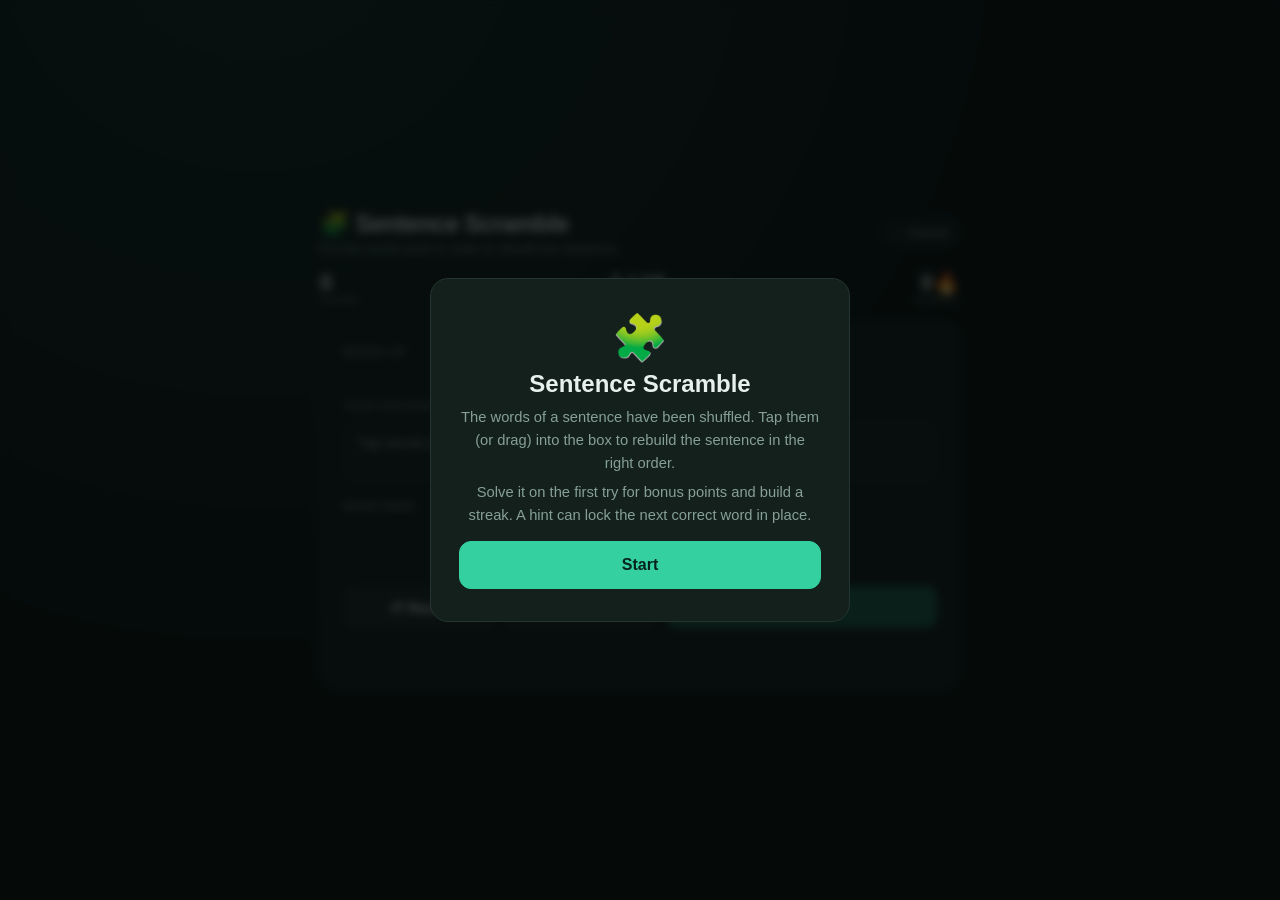
<file: sentence-scramble/index.html>
<!doctype html>
<html lang="en">
<head>
<meta charset="UTF-8" />
<meta name="viewport" content="width=device-width, initial-scale=1.0" />
<title>Sentence Scramble</title>
<style>
  :root {
    --bg: #0d1412; --card: #14201c; --border: #24352f;
    --text: #e7f0ec; --muted: #86a096;
    --accent: #35d0a0; --accent2: #5eccff;
    --good: #6effa0; --bad: #ff6b6b; --gold: #ffd166;
    --radius: 18px;
  }
  * { box-sizing: border-box; -webkit-tap-highlight-color: transparent; }
  body {
    margin: 0; min-height: 100vh;
    background: radial-gradient(circle at 20% -10%, #16302a 0%, var(--bg) 55%);
    color: var(--text);
    font-family: -apple-system, BlinkMacSystemFont, "Segoe UI", sans-serif;
    display: flex; align-items: center; justify-content: center; padding: 20px;
  }
  .app { width: 100%; max-width: 640px; }

  header { display: flex; align-items: center; justify-content: space-between; margin-bottom: 16px; gap: 12px; }
  .title-block { display: flex; flex-direction: column; gap: 3px; }
  h1 { font-size: 1.5rem; margin: 0; letter-spacing: -0.02em; }
  .subtitle { color: var(--muted); font-size: 0.82rem; }
  .back { color: var(--muted); text-decoration: none; font-size: 0.8rem; border: 1px solid var(--border); background: var(--card); padding: 5px 10px; border-radius: 999px; white-space: nowrap; }
  .back:hover { color: var(--text); border-color: var(--accent); }

  .hud { display: flex; align-items: center; justify-content: space-between; gap: 12px; margin-bottom: 16px; }
  .stat .v { font-size: 1.35rem; font-weight: 800; font-variant-numeric: tabular-nums; line-height: 1; }
  .stat .l { font-size: 0.6rem; letter-spacing: 0.1em; text-transform: uppercase; color: var(--muted); }
  .stat.right { text-align: right; }

  .card { background: var(--card); border: 1px solid var(--border); border-radius: var(--radius); padding: 24px 22px; }
  .level-label { font-size: 0.72rem; letter-spacing: 0.1em; text-transform: uppercase; color: var(--muted); margin-bottom: 6px; }
  .hint-line { font-size: 0.9rem; color: var(--muted); margin-bottom: 18px; min-height: 1.3em; }
  .hint-line b { color: var(--gold); }

  .zone-label { font-size: 0.66rem; letter-spacing: 0.08em; text-transform: uppercase; color: var(--muted); margin: 4px 0 8px; }

  .build {
    min-height: 64px; display: flex; flex-wrap: wrap; gap: 8px; align-content: flex-start;
    padding: 14px; border: 1px dashed var(--border); border-radius: 12px;
    background: rgba(255,255,255,0.02); margin-bottom: 16px;
  }
  .build.correct { border-color: var(--good); border-style: solid; background: rgba(110,255,160,0.06); }
  .build.wrong { border-color: var(--bad); border-style: solid; }
  .build:empty::after { content: "Tap words below, or drag them here…"; color: var(--muted); font-size: 0.9rem; }

  .bank { display: flex; flex-wrap: wrap; gap: 8px; min-height: 48px; margin-bottom: 18px; }

  .word {
    font: inherit; font-size: 1.1rem; font-weight: 600; cursor: pointer; color: var(--text);
    background: linear-gradient(180deg, #1d2c27, #172420); border: 1px solid var(--border);
    border-radius: 10px; padding: 10px 14px; user-select: none;
    transition: transform 0.08s, border-color 0.12s, background 0.12s, opacity 0.12s;
    box-shadow: 0 2px 0 rgba(0,0,0,0.4);
  }
  .word:hover { border-color: var(--accent); }
  .word:active { transform: scale(0.96); }
  .word.dragging { opacity: 0.4; }
  .word.in-build { background: linear-gradient(180deg, #23413a, #1a302b); border-color: #2f4f46; }
  .word.ghost { visibility: hidden; }

  .controls { display: flex; gap: 10px; flex-wrap: wrap; }
  .controls button {
    font: inherit; font-size: 0.92rem; font-weight: 600; cursor: pointer; color: var(--text);
    background: rgba(255,255,255,0.05); border: 1px solid var(--border); border-radius: 10px; padding: 11px 16px;
    transition: background 0.15s, transform 0.08s; flex: 1; min-width: 110px;
  }
  .controls button:hover { background: rgba(255,255,255,0.1); }
  .controls button:active { transform: scale(0.97); }
  .controls .check { background: var(--accent); border-color: var(--accent); color: #04231a; flex: 2; }
  .controls .check:disabled { opacity: 0.4; cursor: default; }

  .feedback { text-align: center; min-height: 1.5em; margin-top: 14px; font-size: 0.95rem; font-weight: 600; }
  .feedback.good { color: var(--good); } .feedback.bad { color: var(--bad); }

  .overlay { position: fixed; inset: 0; z-index: 30; display: none; align-items: center; justify-content: center; padding: 20px; background: rgba(4,8,7,0.74); backdrop-filter: blur(4px); }
  .overlay.show { display: flex; }
  .panel { background: var(--card); border: 1px solid var(--border); border-radius: var(--radius); padding: 32px 28px; text-align: center; max-width: 420px; width: 100%; animation: pop 0.3s cubic-bezier(.34,1.56,.64,1); }
  @keyframes pop { from { transform: scale(0.85); opacity: 0; } to { transform: scale(1); opacity: 1; } }
  .panel .emoji { font-size: 2.8rem; margin-bottom: 6px; }
  .panel h2 { margin: 0 0 8px; font-size: 1.5rem; }
  .panel p { margin: 0 0 6px; color: var(--muted); font-size: 0.92rem; line-height: 1.55; }
  .result-grid { display: grid; grid-template-columns: 1fr 1fr; gap: 10px; margin: 18px 0; }
  .result-grid .cell { background: rgba(255,255,255,0.04); border: 1px solid var(--border); border-radius: 12px; padding: 12px 6px; }
  .result-grid .v { font-size: 1.4rem; font-weight: 800; }
  .result-grid .l { font-size: 0.6rem; letter-spacing: 0.08em; text-transform: uppercase; color: var(--muted); margin-top: 2px; }
  .btn { font: inherit; font-size: 1rem; font-weight: 700; cursor: pointer; background: var(--accent); border: 1px solid var(--accent); color: #04231a; border-radius: 12px; padding: 14px 26px; margin-top: 8px; width: 100%; transition: filter 0.15s, transform 0.08s; }
  .btn:hover { filter: brightness(1.08); } .btn:active { transform: scale(0.97); }
  .btn.ghost { background: transparent; color: var(--text); border-color: var(--border); }

  @media (max-width: 480px) { .card { padding: 20px 16px; } .word { font-size: 1rem; padding: 9px 12px; } }
  @media (prefers-reduced-motion: reduce) { *,*::before,*::after { animation-duration: 0.01ms !important; transition: none !important; } }
</style>
</head>
<body>
  <div class="app">
    <header>
      <div class="title-block">
        <h1>🧩 Sentence Scramble</h1>
        <span class="subtitle">Put the words back in order to rebuild the sentence.</span>
      </div>
      <a class="back" href="../">← Games</a>
    </header>

    <div class="hud">
      <div class="stat"><div class="v" id="score">0</div><div class="l">Score</div></div>
      <div class="stat" style="text-align:center"><div class="v" id="progress">1 / 10</div><div class="l">Sentence</div></div>
      <div class="stat right"><div class="v" id="streak">0🔥</div><div class="l">Streak</div></div>
    </div>

    <div class="card">
      <div class="level-label" id="levelLabel">Warm-up</div>
      <div class="hint-line" id="hintLine"></div>

      <div class="zone-label">Your sentence</div>
      <div class="build" id="build"></div>

      <div class="zone-label">Word bank</div>
      <div class="bank" id="bank"></div>

      <div class="controls">
        <button id="clearBtn">↺ Reset</button>
        <button id="hintBtn">💡 Hint</button>
        <button class="check" id="checkBtn" disabled>Check ✓</button>
      </div>

      <div class="feedback" id="feedback"></div>
    </div>
  </div>

  <div class="overlay show" id="startOverlay">
    <div class="panel">
      <div class="emoji">🧩</div>
      <h2>Sentence Scramble</h2>
      <p>The words of a sentence have been shuffled. Tap them (or drag) into the box to rebuild the sentence in the right order.</p>
      <p>Solve it on the first try for bonus points and build a streak. A hint can lock the next correct word in place.</p>
      <button class="btn" id="startBtn">Start</button>
    </div>
  </div>

  <div class="overlay" id="endOverlay">
    <div class="panel">
      <div class="emoji" id="endEmoji">🏆</div>
      <h2 id="endTitle">Round complete!</h2>
      <p id="endMsg"></p>
      <div class="result-grid">
        <div class="cell"><div class="v" id="rScore">0</div><div class="l">Score</div></div>
        <div class="cell"><div class="v" id="rClean">0</div><div class="l">First-try solves</div></div>
      </div>
      <button class="btn" id="againBtn">Play again</button>
      <button class="btn ghost" id="homeBtn">Back to games</button>
    </div>
  </div>

  <script>
  (function () {
    "use strict";
    // Sentences grouped roughly easy → harder. Order matters; each is a natural sentence.
    const SENTENCES = [
      { t: "I like to read books.", hint: "A simple daily habit." },
      { t: "She is playing in the garden.", hint: "Someone having fun outside." },
      { t: "We are going to the beach today.", hint: "A plan for the day." },
      { t: "He always drinks coffee in the morning.", hint: "A routine — note where 'always' sits." },
      { t: "They have lived here for ten years.", hint: "Present perfect — 'have' + past participle." },
      { t: "My sister wants to become a doctor.", hint: "A future goal." },
      { t: "The children were watching a film quietly.", hint: "Past continuous — 'were' + -ing." },
      { t: "If it rains, we will stay at home.", hint: "A conditional — the 'if' part comes first." },
      { t: "She has never been to another country.", hint: "'never' goes between 'has' and the verb." },
      { t: "Learning a new language takes time and patience.", hint: "A general truth about learning." },
    ];

    const el = (id) => document.getElementById(id);
    const els = {
      score: el("score"), progress: el("progress"), streak: el("streak"),
      levelLabel: el("levelLabel"), hintLine: el("hintLine"),
      build: el("build"), bank: el("bank"),
      clearBtn: el("clearBtn"), hintBtn: el("hintBtn"), checkBtn: el("checkBtn"),
      feedback: el("feedback"),
      startOverlay: el("startOverlay"), endOverlay: el("endOverlay"),
      startBtn: el("startBtn"), againBtn: el("againBtn"), homeBtn: el("homeBtn"),
      endEmoji: el("endEmoji"), endTitle: el("endTitle"), endMsg: el("endMsg"),
      rScore: el("rScore"), rClean: el("rClean"),
    };

    const LABELS = ["Warm-up", "Warm-up", "Getting going", "Getting going", "Building up",
                    "Building up", "Trickier", "Trickier", "Challenge", "Challenge"];

    let order, idx, score, streak, cleanSolves, correctWords, lockedCount, triedThis, solvedThis;

    function shuffle(a) { a=a.slice(); for(let i=a.length-1;i>0;i--){const j=Math.floor(Math.random()*(i+1));[a[i],a[j]]=[a[j],a[i]];} return a; }

    function startGame() {
      order = shuffle(SENTENCES.map((_, i) => i)); // random sentence order
      idx = 0; score = 0; streak = 0; cleanSolves = 0;
      els.score.textContent = 0; els.streak.textContent = "0🔥";
      els.startOverlay.classList.remove("show");
      els.endOverlay.classList.remove("show");
      loadSentence();
    }

    function currentSentence() { return SENTENCES[order[idx]]; }

    function loadSentence() {
      const s = currentSentence();
      correctWords = s.t.replace(/\.$/, "").split(" ");
      lockedCount = 0; triedThis = false; solvedThis = false;
      els.progress.textContent = (idx + 1) + " / " + SENTENCES.length;
      els.levelLabel.textContent = LABELS[idx] || "Challenge";
      els.hintLine.textContent = s.hint;
      els.feedback.textContent = ""; els.feedback.className = "feedback";
      els.build.className = "build";

      // build starts empty; bank has shuffled words
      els.build.innerHTML = "";
      els.bank.innerHTML = "";
      let bankWords = shuffle(correctWords.map((w, i) => ({ w, i })));
      // guard: ensure not already in order
      if (bankWords.every((x, i) => x.i === i) && correctWords.length > 1) bankWords = shuffle(bankWords);
      bankWords.forEach(({ w }) => els.bank.appendChild(makeWord(w)));
      updateCheck();
    }

    function makeWord(text) {
      const b = document.createElement("button");
      b.className = "word"; b.type = "button"; b.textContent = text;
      b.draggable = true;
      b.addEventListener("click", () => onWordClick(b));
      b.addEventListener("dragstart", (e) => { b.classList.add("dragging"); e.dataTransfer.setData("text/plain", ""); dragEl = b; });
      b.addEventListener("dragend", () => { b.classList.remove("dragging"); dragEl = null; });
      return b;
    }

    function onWordClick(b) {
      if (b.parentElement === els.bank) {
        b.classList.add("in-build");
        els.build.appendChild(b);
      } else {
        // locked words (from hint) can't be removed
        if (b.dataset.locked) return;
        b.classList.remove("in-build");
        els.bank.appendChild(b);
      }
      els.build.className = "build";
      els.feedback.textContent = "";
      updateCheck();
    }

    // drag-and-drop reordering within build + moving between zones
    let dragEl = null;
    function setupDnD(zone) {
      zone.addEventListener("dragover", (e) => {
        e.preventDefault();
        if (!dragEl) return;
        const after = getDragAfter(zone, e.clientX, e.clientY);
        if (zone === els.build) dragEl.classList.add("in-build");
        else if (!dragEl.dataset.locked) dragEl.classList.remove("in-build");
        if (dragEl.dataset.locked && zone === els.bank) return; // don't allow locked into bank
        if (after == null) zone.appendChild(dragEl);
        else zone.insertBefore(dragEl, after);
      });
      zone.addEventListener("drop", (e) => { e.preventDefault(); els.build.className = "build"; els.feedback.textContent=""; updateCheck(); });
    }
    function getDragAfter(zone, x, y) {
      const items = [...zone.querySelectorAll(".word:not(.dragging)")];
      let closest = { dist: Infinity, el: null };
      for (const item of items) {
        const box = item.getBoundingClientRect();
        const offX = x - (box.left + box.width / 2);
        const offY = y - (box.top + box.height / 2);
        const dist = offY < 0 || (offY < box.height && offX < 0) ? Math.hypot(offX, offY) : Infinity;
        if (dist < closest.dist) closest = { dist, el: item };
      }
      return closest.el;
    }

    function updateCheck() {
      const n = els.build.querySelectorAll(".word").length;
      els.checkBtn.disabled = n !== correctWords.length;
    }

    function buildWords() { return [...els.build.querySelectorAll(".word")].map((b) => b.textContent); }

    function check() {
      if (solvedThis) return;
      const attempt = buildWords();
      const ok = attempt.join(" ") === correctWords.join(" ");
      if (ok) {
        solvedThis = true;
        const gained = triedThis ? 50 : 100;
        if (!triedThis) cleanSolves++;
        streak = triedThis ? 0 : streak + 1;
        score += gained + streak * 10;
        els.score.textContent = score;
        els.streak.textContent = streak + "🔥";
        els.build.className = "build correct";
        els.feedback.textContent = (triedThis ? "Correct! " : "Perfect first try! ") + "+" + (gained + streak * 10);
        els.feedback.className = "feedback good";
        [...els.build.querySelectorAll(".word")].forEach((b) => (b.draggable = false));
        setTimeout(nextSentence, 1100);
      } else {
        triedThis = true;
        streak = 0; els.streak.textContent = "0🔥";
        els.build.className = "build wrong";
        // find first wrong position
        let firstWrong = attempt.findIndex((w, i) => w !== correctWords[i]);
        els.feedback.textContent = firstWrong >= 0
          ? `Not quite — word ${firstWrong + 1} isn't right yet.`
          : "Not quite — check the order.";
        els.feedback.className = "feedback bad";
      }
    }

    function hint() {
      if (solvedThis) return;
      if (triedThis) streak = 0;
      // ensure the first `lockedCount+1` words are correct and locked at the front
      lockedCount++;
      triedThis = true; // hint counts as help — no clean bonus
      streak = 0; els.streak.textContent = "0🔥";
      // gather all word buttons
      const all = [...els.bank.querySelectorAll(".word"), ...els.build.querySelectorAll(".word")];
      // rebuild: place first lockedCount correct words into build (locked), rest back to bank
      const need = correctWords.slice(0, lockedCount);
      const pool = all.slice();
      els.build.innerHTML = ""; els.bank.innerHTML = "";
      need.forEach((w, i) => {
        const bi = pool.findIndex((b) => b.textContent === w);
        const b = pool.splice(bi, 1)[0];
        b.classList.add("in-build"); b.dataset.locked = "1"; b.draggable = false;
        b.style.borderColor = "var(--gold)";
        els.build.appendChild(b);
      });
      pool.forEach((b) => { b.classList.remove("in-build"); els.bank.appendChild(b); });
      els.build.className = "build";
      els.feedback.textContent = `Locked in the first ${lockedCount} word${lockedCount>1?"s":""}.`;
      els.feedback.className = "feedback";
      updateCheck();
      if (lockedCount >= correctWords.length) check();
    }

    function reset() {
      // move all non-locked words back to bank
      const locked = [...els.build.querySelectorAll(".word")].filter((b) => b.dataset.locked);
      const movable = [...els.build.querySelectorAll(".word")].filter((b) => !b.dataset.locked);
      movable.forEach((b) => { b.classList.remove("in-build"); els.bank.appendChild(b); });
      els.build.className = "build"; els.feedback.textContent = ""; updateCheck();
    }

    function nextSentence() {
      idx++;
      if (idx >= SENTENCES.length) return endGame();
      loadSentence();
    }

    function endGame() {
      els.endEmoji.textContent = cleanSolves === SENTENCES.length ? "🌟" : cleanSolves >= 7 ? "🏆" : "🎉";
      els.endTitle.textContent = cleanSolves === SENTENCES.length ? "Flawless!" : "Round complete!";
      els.endMsg.textContent = `You rebuilt all ${SENTENCES.length} sentences and solved ${cleanSolves} on the first try.`;
      els.rScore.textContent = score;
      els.rClean.textContent = cleanSolves + " / " + SENTENCES.length;
      els.endOverlay.classList.add("show");
    }

    setupDnD(els.build);
    setupDnD(els.bank);
    els.startBtn.addEventListener("click", startGame);
    els.againBtn.addEventListener("click", startGame);
    els.homeBtn.addEventListener("click", () => (location.href = "../"));
    els.checkBtn.addEventListener("click", check);
    els.hintBtn.addEventListener("click", hint);
    els.clearBtn.addEventListener("click", reset);
  })();
  </script>
</body>
</html>
</file>
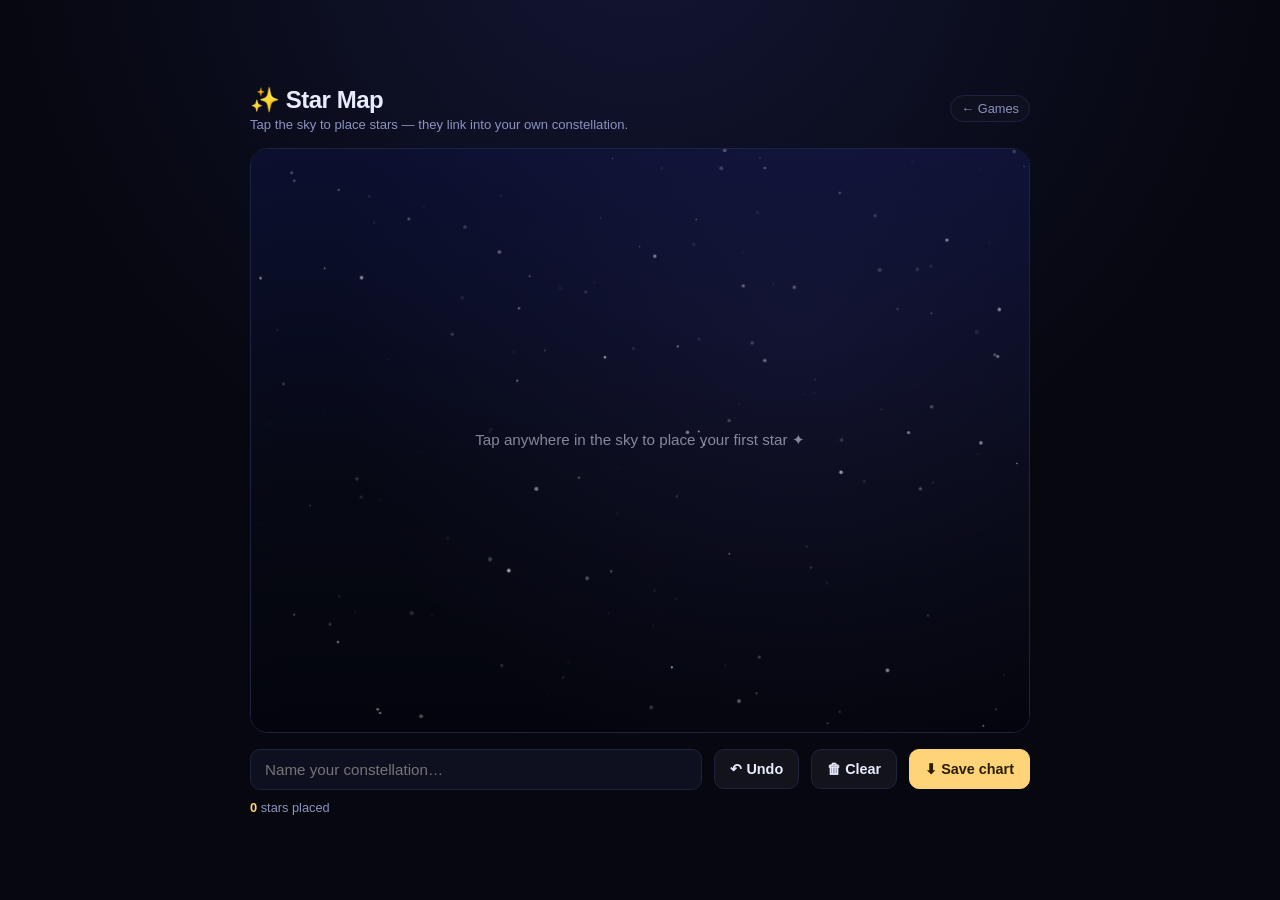
<file: star-map/index.html>
<!doctype html>
<html lang="en">
<head>
<meta charset="UTF-8" />
<meta name="viewport" content="width=device-width, initial-scale=1.0" />
<title>Star Map</title>
<style>
  :root {
    --bg: #06070f; --card: #0e1020; --border: #1e2340;
    --text: #e9ecff; --muted: #8b93bf; --accent: #ffd479;
    --radius: 18px;
  }
  * { box-sizing: border-box; -webkit-tap-highlight-color: transparent; }
  body {
    margin: 0; min-height: 100vh;
    background: radial-gradient(circle at 50% -10%, #131634 0%, var(--bg) 55%);
    color: var(--text);
    font-family: -apple-system, BlinkMacSystemFont, "Segoe UI", sans-serif;
    display: flex; align-items: center; justify-content: center; padding: 20px;
  }
  .app { width: 100%; max-width: 780px; }

  header { display: flex; align-items: center; justify-content: space-between; margin-bottom: 16px; gap: 12px; }
  .title-block { display: flex; flex-direction: column; gap: 3px; }
  h1 { font-size: 1.5rem; margin: 0; letter-spacing: -0.02em; }
  .subtitle { color: var(--muted); font-size: 0.82rem; }
  .back { color: var(--muted); text-decoration: none; font-size: 0.8rem; border: 1px solid var(--border); background: var(--card); padding: 5px 10px; border-radius: 999px; white-space: nowrap; }
  .back:hover { color: var(--text); border-color: var(--accent); }

  .stage {
    position: relative; width: 100%; border-radius: var(--radius); overflow: hidden;
    border: 1px solid var(--border); background: #000; aspect-ratio: 4 / 3; cursor: crosshair; touch-action: none;
  }
  .stage canvas { position: absolute; inset: 0; width: 100%; height: 100%; display: block; }
  .empty-hint {
    position: absolute; inset: 0; display: flex; align-items: center; justify-content: center;
    color: rgba(233,236,255,0.55); font-size: 0.95rem; pointer-events: none; transition: opacity 0.4s; text-align: center; padding: 0 20px;
  }
  .empty-hint.hidden { opacity: 0; }

  .controls { display: flex; align-items: center; gap: 12px; flex-wrap: wrap; margin-top: 16px; }
  #nameInput {
    flex: 1; min-width: 160px; background: var(--card); border: 1px solid var(--border); color: var(--text);
    border-radius: 10px; padding: 11px 14px; font: inherit; font-size: 0.95rem;
  }
  #nameInput:focus { outline: none; border-color: var(--accent); }
  .btn {
    font: inherit; font-size: 0.9rem; font-weight: 600; cursor: pointer; color: var(--text);
    background: rgba(255,255,255,0.05); border: 1px solid var(--border); border-radius: 10px; padding: 11px 15px;
    transition: background 0.15s, transform 0.08s; display: inline-flex; align-items: center; gap: 7px;
  }
  .btn:hover { background: rgba(255,255,255,0.1); } .btn:active { transform: scale(0.96); }
  .btn.primary { background: var(--accent); border-color: var(--accent); color: #2a1e00; font-weight: 700; }
  .count { color: var(--muted); font-size: 0.8rem; margin-top: 10px; }
  .count b { color: var(--accent); }
</style>
</head>
<body>
  <div class="app">
    <header>
      <div class="title-block">
        <h1>✨ Star Map</h1>
        <span class="subtitle">Tap the sky to place stars — they link into your own constellation.</span>
      </div>
      <a class="back" href="../">← Games</a>
    </header>

    <div class="stage" id="stage">
      <canvas id="canvas"></canvas>
      <div class="empty-hint" id="hint">Tap anywhere in the sky to place your first star ✦</div>
    </div>

    <div class="controls">
      <input id="nameInput" type="text" maxlength="28" placeholder="Name your constellation…" />
      <button class="btn" id="undoBtn">↶ Undo</button>
      <button class="btn" id="clearBtn">🗑 Clear</button>
      <button class="btn primary" id="downloadBtn">⬇ Save chart</button>
    </div>
    <div class="count"><b id="starCount">0</b> stars placed</div>
  </div>

  <script>
  (function () {
    "use strict";
    const stage = document.getElementById("stage");
    const canvas = document.getElementById("canvas");
    const ctx = canvas.getContext("2d");
    const hint = document.getElementById("hint");
    const nameInput = document.getElementById("nameInput");
    const starCountEl = document.getElementById("starCount");

    let dpr = Math.min(window.devicePixelRatio || 1, 2);
    let W = 0, H = 0;
    let stars = [];            // {x,y} normalized 0..1
    let edges = [];            // [i,j]
    let bgStars = [];          // {x,y,r,base,tw,ph}
    let shooting = null;       // {x,y,vx,vy,life}
    let nextShoot = 4 + Math.random() * 6;
    let last = performance.now();

    function makeBg() {
      bgStars = [];
      for (let i = 0; i < 150; i++) {
        bgStars.push({
          x: Math.random(), y: Math.random(),
          r: Math.random() * 1.1 + 0.3,
          base: Math.random() * 0.5 + 0.2,
          tw: Math.random() * 2 + 0.6,
          ph: Math.random() * Math.PI * 2,
        });
      }
    }

    function resize() {
      const rect = stage.getBoundingClientRect();
      W = rect.width; H = rect.height;
      canvas.width = Math.round(W * dpr); canvas.height = Math.round(H * dpr);
      ctx.setTransform(dpr, 0, 0, dpr, 0, 0);
    }

    function addStar(nx, ny) {
      const i = stars.length;
      stars.push({ x: nx, y: ny });
      if (i > 0) {
        // link to nearest existing star (pixel distance)
        let best = -1, bd = Infinity;
        for (let j = 0; j < i; j++) {
          const dx = (stars[j].x - nx) * W, dy = (stars[j].y - ny) * H;
          const d = dx * dx + dy * dy;
          if (d < bd) { bd = d; best = j; }
        }
        edges.push([i, best]);
      }
      starCountEl.textContent = stars.length;
      hint.classList.add("hidden");
    }

    function drawGlowStar(c, x, y, size, coreAlpha) {
      const g = c.createRadialGradient(x, y, 0, x, y, size * 4);
      g.addColorStop(0, `rgba(255,255,255,${coreAlpha})`);
      g.addColorStop(0.25, `rgba(255,238,200,${coreAlpha * 0.5})`);
      g.addColorStop(1, "rgba(255,220,150,0)");
      c.fillStyle = g;
      c.beginPath(); c.arc(x, y, size * 4, 0, Math.PI * 2); c.fill();
      c.fillStyle = "#fff";
      c.beginPath(); c.arc(x, y, size, 0, Math.PI * 2); c.fill();
    }

    function paint(c, w, h, time, forExport) {
      // sky
      const sky = c.createLinearGradient(0, 0, 0, h);
      sky.addColorStop(0, "#0b1030"); sky.addColorStop(0.55, "#070915"); sky.addColorStop(1, "#04050c");
      c.fillStyle = sky; c.fillRect(0, 0, w, h);
      // faint nebula wash
      const neb = c.createRadialGradient(w * 0.7, h * 0.3, 0, w * 0.7, h * 0.3, w * 0.6);
      neb.addColorStop(0, "rgba(90,80,180,0.12)"); neb.addColorStop(1, "rgba(90,80,180,0)");
      c.fillStyle = neb; c.fillRect(0, 0, w, h);

      // background stars
      for (const s of bgStars) {
        const a = s.base * (0.55 + 0.45 * Math.sin(time * s.tw + s.ph));
        c.fillStyle = `rgba(255,255,255,${a.toFixed(3)})`;
        c.beginPath(); c.arc(s.x * w, s.y * h, s.r * (w / 780 + 0.5), 0, Math.PI * 2); c.fill();
      }

      // shooting star
      if (shooting) {
        const sx = shooting.x * w, sy = shooting.y * h;
        const tx = sx - shooting.vx * 90, ty = sy - shooting.vy * 90;
        const g = c.createLinearGradient(sx, sy, tx, ty);
        g.addColorStop(0, `rgba(255,255,255,${0.8 * shooting.life})`);
        g.addColorStop(1, "rgba(255,255,255,0)");
        c.strokeStyle = g; c.lineWidth = 2; c.lineCap = "round";
        c.beginPath(); c.moveTo(sx, sy); c.lineTo(tx, ty); c.stroke();
      }

      // constellation lines
      c.strokeStyle = "rgba(255,225,160,0.45)"; c.lineWidth = 1;
      for (const [a, b] of edges) {
        c.beginPath();
        c.moveTo(stars[a].x * w, stars[a].y * h);
        c.lineTo(stars[b].x * w, stars[b].y * h);
        c.stroke();
      }
      // constellation stars
      const scale = Math.min(w, h) / 600;
      for (const s of stars) drawGlowStar(c, s.x * w, s.y * h, 2.4 * scale, 1);

      // label
      const name = nameInput.value.trim();
      if (name || (forExport && stars.length)) {
        c.textAlign = "center";
        c.fillStyle = "rgba(255,212,121,0.95)";
        c.font = `italic ${Math.round(26 * scale)}px Georgia, 'Times New Roman', serif`;
        c.fillText(name || "Untitled", w / 2, h - 40 * scale);
      }
      if (forExport) {
        c.fillStyle = "rgba(233,236,255,0.5)";
        c.font = `${Math.round(12 * scale)}px -apple-system, sans-serif`;
        const d = new Date().toLocaleDateString(undefined, { year: "numeric", month: "long", day: "numeric" });
        c.fillText(`Charted ${d} · ${stars.length} stars`, w / 2, h - 18 * scale);
      }
    }

    function loop(now) {
      const dt = Math.min(0.05, (now - last) / 1000); last = now;
      const t = now / 1000;
      // shooting star lifecycle
      if (shooting) {
        shooting.x += shooting.vx * dt; shooting.y += shooting.vy * dt;
        shooting.life -= dt * 0.8;
        if (shooting.life <= 0 || shooting.x > 1.1 || shooting.y > 1.1) shooting = null;
      } else {
        nextShoot -= dt;
        if (nextShoot <= 0) {
          nextShoot = 6 + Math.random() * 8;
          const startX = Math.random() * 0.5, startY = Math.random() * 0.4;
          shooting = { x: startX, y: startY, vx: 0.25 + Math.random() * 0.2, vy: 0.12 + Math.random() * 0.12, life: 1 };
        }
      }
      paint(ctx, W, H, t, false);
      requestAnimationFrame(loop);
    }

    // input
    stage.addEventListener("pointerdown", (e) => {
      const rect = stage.getBoundingClientRect();
      const nx = (e.clientX - rect.left) / rect.width;
      const ny = (e.clientY - rect.top) / rect.height;
      if (nx < 0 || nx > 1 || ny < 0 || ny > 1) return;
      addStar(nx, ny);
    });
    document.getElementById("undoBtn").addEventListener("click", () => {
      if (!stars.length) return;
      stars.pop();
      edges = edges.filter(([a, b]) => a < stars.length && b < stars.length);
      starCountEl.textContent = stars.length;
      if (!stars.length) hint.classList.remove("hidden");
    });
    document.getElementById("clearBtn").addEventListener("click", () => {
      stars = []; edges = []; starCountEl.textContent = 0; hint.classList.remove("hidden");
    });
    document.getElementById("downloadBtn").addEventListener("click", () => {
      const w = 1600, h = 1200;
      const out = document.createElement("canvas"); out.width = w; out.height = h;
      paint(out.getContext("2d"), w, h, performance.now() / 1000, true);
      const a = document.createElement("a");
      a.download = "star-map-" + (nameInput.value.trim().replace(/\s+/g, "-").toLowerCase() || "chart") + ".png";
      a.href = out.toDataURL("image/png"); a.click();
    });

    let rt = null;
    window.addEventListener("resize", () => { clearTimeout(rt); rt = setTimeout(resize, 120); });

    makeBg(); resize();
    requestAnimationFrame(loop);
  })();
  </script>
</body>
</html>
</file>
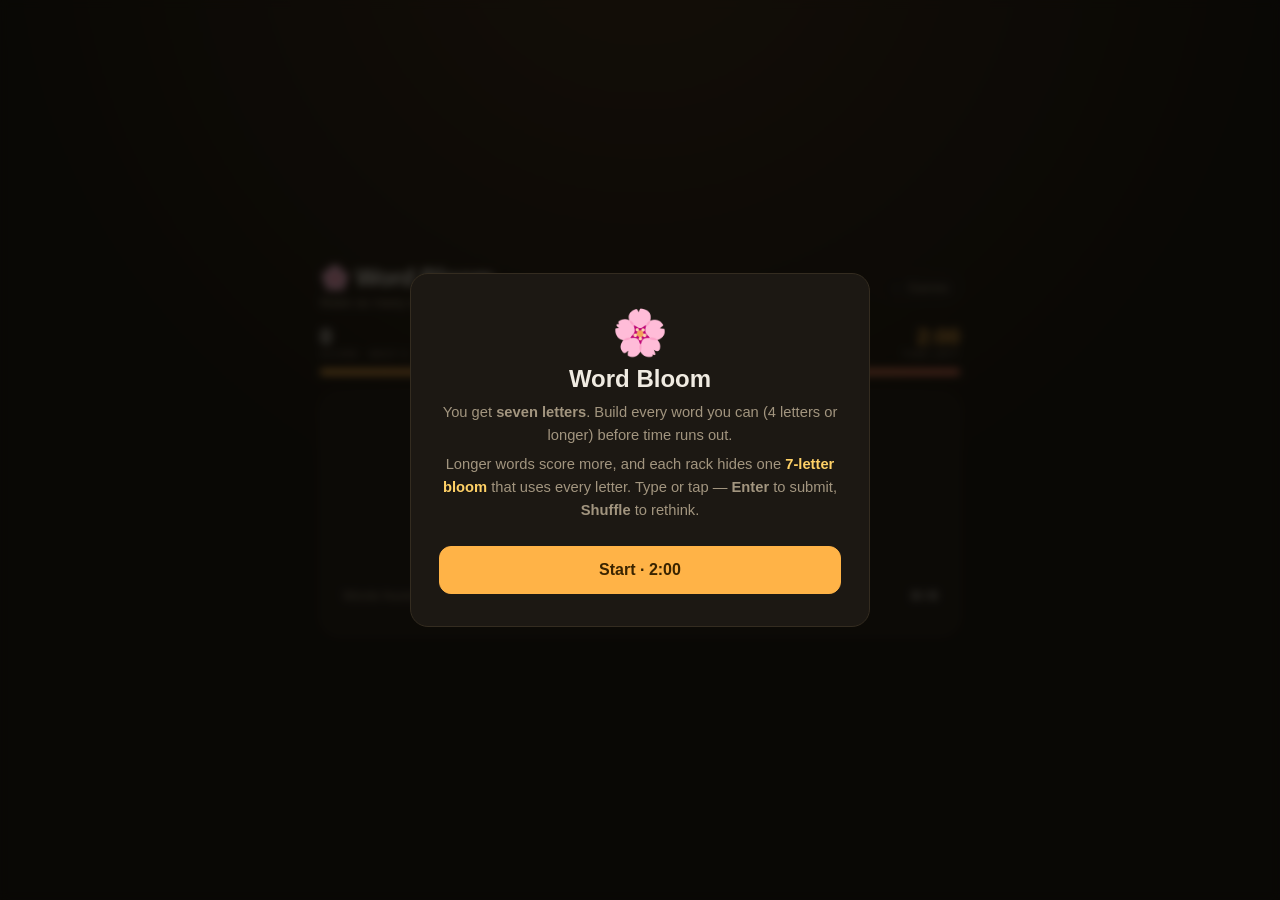
<file: word-bloom/index.html>
<!doctype html>
<html lang="en">
<head>
<meta charset="UTF-8" />
<meta name="viewport" content="width=device-width, initial-scale=1.0" />
<title>Word Bloom</title>
<style>
  :root {
    --bg: #12100c; --card: #1c1813; --border: #342c20;
    --text: #f0ebe2; --muted: #a2957f;
    --accent: #ffb347; --accent2: #ff7e5f;
    --good: #7ee081; --bad: #ff6b6b; --gold: #ffd166;
    --radius: 18px;
  }
  * { box-sizing: border-box; -webkit-tap-highlight-color: transparent; }
  body {
    margin: 0; min-height: 100vh;
    background: radial-gradient(circle at 50% -10%, #3a2a18 0%, var(--bg) 55%);
    color: var(--text);
    font-family: -apple-system, BlinkMacSystemFont, "Segoe UI", sans-serif;
    display: flex; align-items: center; justify-content: center; padding: 20px;
  }
  .app { width: 100%; max-width: 640px; }

  header { display: flex; align-items: center; justify-content: space-between; margin-bottom: 16px; gap: 12px; }
  .title-block { display: flex; flex-direction: column; gap: 3px; }
  h1 { font-size: 1.5rem; margin: 0; letter-spacing: -0.02em; }
  .subtitle { color: var(--muted); font-size: 0.82rem; }
  .back { color: var(--muted); text-decoration: none; font-size: 0.8rem; border: 1px solid var(--border); background: var(--card); padding: 5px 10px; border-radius: 999px; white-space: nowrap; }
  .back:hover { color: var(--text); border-color: var(--accent); }

  .hud { display: flex; align-items: center; justify-content: space-between; gap: 12px; margin-bottom: 10px; }
  .stat .v { font-size: 1.35rem; font-weight: 800; font-variant-numeric: tabular-nums; line-height: 1; }
  .stat .l { font-size: 0.6rem; letter-spacing: 0.1em; text-transform: uppercase; color: var(--muted); }
  .stat.right { text-align: right; }
  .time { color: var(--accent); }
  .time.low { color: var(--bad); }

  .timer { height: 6px; border-radius: 999px; background: #2c2519; overflow: hidden; margin-bottom: 18px; }
  .timer-fill { height: 100%; width: 100%; background: linear-gradient(90deg, var(--accent), var(--accent2)); transition: width 0.2s linear; }

  .card { background: var(--card); border: 1px solid var(--border); border-radius: var(--radius); padding: 24px 22px; }

  .current {
    min-height: 54px; display: flex; align-items: center; justify-content: center; gap: 6px;
    margin-bottom: 8px; flex-wrap: wrap;
  }
  .cur-letter {
    width: 38px; height: 46px; border-radius: 9px; background: rgba(255,179,71,0.14);
    border: 1px solid var(--accent); color: var(--accent);
    display: flex; align-items: center; justify-content: center;
    font-size: 1.4rem; font-weight: 800;
  }
  .cur-placeholder { color: var(--muted); font-size: 0.95rem; }

  .msg { text-align: center; min-height: 1.4em; font-size: 0.9rem; margin-bottom: 12px; color: var(--muted); }
  .msg.good { color: var(--good); font-weight: 600; }
  .msg.bad { color: var(--bad); }

  .rack { display: flex; justify-content: center; gap: 10px; flex-wrap: wrap; margin-bottom: 16px; }
  .tile {
    width: 52px; height: 60px; border-radius: 12px; font: inherit; font-size: 1.7rem; font-weight: 800;
    background: linear-gradient(180deg, #2a2318, #221c14); color: var(--text);
    border: 1px solid var(--border); cursor: pointer;
    transition: transform 0.08s, opacity 0.12s, border-color 0.12s;
    box-shadow: 0 3px 0 #0d0b08;
  }
  .tile:hover:not(:disabled) { border-color: var(--accent); transform: translateY(-2px); }
  .tile:active:not(:disabled) { transform: translateY(1px); box-shadow: 0 1px 0 #0d0b08; }
  .tile:disabled { opacity: 0.28; cursor: default; box-shadow: none; }

  .controls { display: flex; gap: 10px; justify-content: center; flex-wrap: wrap; }
  .controls button {
    font: inherit; font-size: 0.92rem; font-weight: 600; cursor: pointer; color: var(--text);
    background: rgba(255,255,255,0.05); border: 1px solid var(--border); border-radius: 10px; padding: 11px 16px;
    transition: background 0.15s, transform 0.08s;
  }
  .controls button:hover { background: rgba(255,255,255,0.1); }
  .controls button:active { transform: scale(0.96); }
  .controls .enter { background: var(--accent); border-color: var(--accent); color: #3a2400; }

  .found-wrap { margin-top: 18px; }
  .found-head { display: flex; justify-content: space-between; align-items: baseline; font-size: 0.8rem; color: var(--muted); margin-bottom: 8px; }
  .found-head .count { color: var(--text); font-weight: 700; }
  .chips { display: flex; flex-wrap: wrap; gap: 6px; }
  .chip {
    font-size: 0.85rem; font-weight: 600; padding: 5px 10px; border-radius: 8px;
    background: rgba(126,224,129,0.12); border: 1px solid rgba(126,224,129,0.3); color: var(--good);
    font-variant-numeric: tabular-nums;
  }
  .chip.len7 { background: rgba(255,209,102,0.16); border-color: var(--gold); color: var(--gold); }
  .chip.missed { background: rgba(255,255,255,0.04); border-color: var(--border); color: var(--muted); }
  .chip.blank { background: rgba(255,255,255,0.03); border: 1px dashed var(--border); color: transparent; width: 42px; }

  .float { position: fixed; pointer-events: none; font-weight: 800; font-size: 1.3rem; color: var(--gold); z-index: 20; animation: floatUp 0.9s ease-out forwards; }
  @keyframes floatUp { from { opacity: 1; transform: translateY(0); } to { opacity: 0; transform: translateY(-44px); } }
  @keyframes shake { 10%,90%{transform:translateX(-2px)} 30%,70%{transform:translateX(4px)} 50%{transform:translateX(-6px)} }
  .shake { animation: shake 0.4s; }

  .overlay { position: fixed; inset: 0; z-index: 30; display: none; align-items: center; justify-content: center; padding: 20px; background: rgba(8,6,3,0.74); backdrop-filter: blur(4px); overflow-y: auto; }
  .overlay.show { display: flex; }
  .panel { background: var(--card); border: 1px solid var(--border); border-radius: var(--radius); padding: 32px 28px; text-align: center; max-width: 460px; width: 100%; animation: pop 0.3s cubic-bezier(.34,1.56,.64,1); }
  @keyframes pop { from { transform: scale(0.85); opacity: 0; } to { transform: scale(1); opacity: 1; } }
  .panel .emoji { font-size: 2.8rem; margin-bottom: 6px; }
  .panel h2 { margin: 0 0 8px; font-size: 1.5rem; }
  .panel p { margin: 0 0 6px; color: var(--muted); font-size: 0.92rem; line-height: 1.55; }
  .panel .miss-title { margin-top: 18px; font-size: 0.72rem; letter-spacing: 0.1em; text-transform: uppercase; color: var(--muted); }
  .btn { font: inherit; font-size: 1rem; font-weight: 700; cursor: pointer; background: var(--accent); border: 1px solid var(--accent); color: #3a2400; border-radius: 12px; padding: 14px 26px; margin-top: 18px; width: 100%; transition: filter 0.15s, transform 0.08s; }
  .btn:hover { filter: brightness(1.08); } .btn:active { transform: scale(0.97); }
  .btn.ghost { background: transparent; color: var(--text); border-color: var(--border); margin-top: 8px; }

  @media (max-width: 480px) {
    .tile { width: 44px; height: 52px; font-size: 1.4rem; }
    .card { padding: 20px 16px; }
  }
  @media (prefers-reduced-motion: reduce) { *,*::before,*::after { animation-duration: 0.01ms !important; transition: none !important; } }
</style>
</head>
<body>
  <div class="app">
    <header>
      <div class="title-block">
        <h1>🌸 Word Bloom</h1>
        <span class="subtitle">Make as many words as you can from the seven letters.</span>
      </div>
      <a class="back" href="../">← Games</a>
    </header>

    <div class="hud">
      <div class="stat"><div class="v" id="score">0</div><div class="l">Score · Best <span id="best">0</span></div></div>
      <div class="stat right"><div class="v time" id="time">2:00</div><div class="l">Time left</div></div>
    </div>
    <div class="timer"><div class="timer-fill" id="timerFill"></div></div>

    <div class="card">
      <div class="current" id="current"></div>
      <div class="msg" id="msg">Tap letters or use your keyboard.</div>
      <div class="rack" id="rack"></div>
      <div class="controls">
        <button id="deleteBtn">⌫ Delete</button>
        <button id="shuffleBtn">🔀 Shuffle</button>
        <button class="enter" id="enterBtn">Enter ↵</button>
      </div>

      <div class="found-wrap">
        <div class="found-head">
          <span>Words found</span>
          <span class="count"><span id="foundCount">0</span> / <span id="totalCount">0</span></span>
        </div>
        <div class="chips" id="foundChips"></div>
      </div>
    </div>
  </div>

  <div class="overlay show" id="startOverlay">
    <div class="panel">
      <div class="emoji">🌸</div>
      <h2>Word Bloom</h2>
      <p>You get <b>seven letters</b>. Build every word you can (4 letters or longer) before time runs out.</p>
      <p>Longer words score more, and each rack hides one <b style="color:var(--gold)">7-letter bloom</b> that uses every letter. Type or tap — <b>Enter</b> to submit, <b>Shuffle</b> to rethink.</p>
      <button class="btn" id="startBtn">Start · 2:00</button>
    </div>
  </div>

  <div class="overlay" id="endOverlay">
    <div class="panel">
      <div class="emoji" id="endEmoji">🌼</div>
      <h2 id="endTitle">Time!</h2>
      <p id="endMsg"></p>
      <div class="miss-title" id="missTitle" style="display:none">Words you missed</div>
      <div class="chips" id="missChips" style="justify-content:center; margin-top:8px;"></div>
      <button class="btn" id="nextBtn">New letters</button>
      <button class="btn ghost" id="homeBtn">Back to games</button>
    </div>
  </div>

  <script src="bloom.js"></script>
  <script>
  (function () {
    "use strict";
    const GAME_TIME = 120; // seconds

    const el = (id) => document.getElementById(id);
    const els = {
      score: el("score"), best: el("best"), time: el("time"), timerFill: el("timerFill"),
      current: el("current"), msg: el("msg"), rack: el("rack"),
      deleteBtn: el("deleteBtn"), shuffleBtn: el("shuffleBtn"), enterBtn: el("enterBtn"),
      foundCount: el("foundCount"), totalCount: el("totalCount"), foundChips: el("foundChips"),
      startOverlay: el("startOverlay"), endOverlay: el("endOverlay"),
      startBtn: el("startBtn"), nextBtn: el("nextBtn"), homeBtn: el("homeBtn"),
      endEmoji: el("endEmoji"), endTitle: el("endTitle"), endMsg: el("endMsg"),
      missTitle: el("missTitle"), missChips: el("missChips"),
    };

    let puzzle, tiles, current, found, valid, score, timeLeft, ticker, running;
    let best = +(localStorage.getItem("wordBloomBest") || 0);
    els.best.textContent = best;

    function shuffle(a) { a = a.slice(); for (let i=a.length-1;i>0;i--){const j=Math.floor(Math.random()*(i+1));[a[i],a[j]]=[a[j],a[i]];} return a; }

    function newGame() {
      puzzle = BLOOM[Math.floor(Math.random() * BLOOM.length)];
      valid = new Set(puzzle.words);
      tiles = shuffle(puzzle.letters).map((ch) => ({ ch, used: false }));
      current = [];
      found = [];
      score = 0;
      timeLeft = GAME_TIME;
      running = true;
      els.startOverlay.classList.remove("show");
      els.endOverlay.classList.remove("show");
      els.score.textContent = 0;
      els.totalCount.textContent = puzzle.words.length;
      els.foundCount.textContent = 0;
      els.foundChips.innerHTML = "";
      setMsg("Tap letters or use your keyboard.");
      renderRack(); renderCurrent(); renderTime();
      clearInterval(ticker);
      ticker = setInterval(tick, 1000);
    }

    function tick() {
      timeLeft--;
      renderTime();
      if (timeLeft <= 0) { clearInterval(ticker); endGame(); }
    }

    function renderTime() {
      const m = Math.floor(timeLeft / 60), s = timeLeft % 60;
      els.time.textContent = m + ":" + String(s).padStart(2, "0");
      els.time.classList.toggle("low", timeLeft <= 15);
      els.timerFill.style.width = (timeLeft / GAME_TIME * 100) + "%";
    }

    function renderRack() {
      els.rack.innerHTML = "";
      tiles.forEach((t, i) => {
        const b = document.createElement("button");
        b.className = "tile"; b.textContent = t.ch; b.disabled = t.used;
        b.addEventListener("click", () => pickTile(i));
        els.rack.appendChild(b);
      });
    }

    function renderCurrent() {
      els.current.innerHTML = "";
      if (!current.length) {
        const p = document.createElement("span");
        p.className = "cur-placeholder"; p.textContent = "…";
        els.current.appendChild(p);
        return;
      }
      current.forEach((idx) => {
        const s = document.createElement("span");
        s.className = "cur-letter"; s.textContent = tiles[idx].ch;
        els.current.appendChild(s);
      });
    }

    function setMsg(text, kind) { els.msg.textContent = text; els.msg.className = "msg" + (kind ? " " + kind : ""); }

    function pickTile(i) {
      if (!running || tiles[i].used) return;
      tiles[i].used = true; current.push(i);
      renderRack(); renderCurrent();
    }

    function typeLetter(ch) {
      if (!running) return;
      const i = tiles.findIndex((t) => !t.used && t.ch === ch);
      if (i !== -1) pickTile(i);
    }

    function backspace() {
      if (!current.length) return;
      const idx = current.pop(); tiles[idx].used = false;
      renderRack(); renderCurrent();
    }

    function clearCurrent() {
      current.forEach((idx) => (tiles[idx].used = false));
      current = [];
      renderRack(); renderCurrent();
    }

    function wordPoints(w) {
      const base = { 4: 100, 5: 250, 6: 450, 7: 700 }[w.length] || 100;
      return base + (w.length === 7 ? 300 : 0); // bloom bonus
    }

    function submit() {
      if (!running || !current.length) return;
      const word = current.map((i) => tiles[i].ch).join("");
      if (word.length < 4) { flashBad("Words need 4+ letters."); return; }
      if (found.includes(word)) { flashBad("Already found " + word + "."); return; }
      if (!valid.has(word)) { flashBad(`"${word}" isn't in the list.`); return; }

      const pts = wordPoints(word);
      score += pts; found.push(word);
      els.score.textContent = score;
      els.foundCount.textContent = found.length;
      if (score > best) { best = score; localStorage.setItem("wordBloomBest", best); els.best.textContent = best; }
      addChip(word, pts);
      floatText("+" + pts);
      setMsg(word.length === 7 ? "🌸 The bloom! +" + pts : "Nice! +" + pts, "good");
      clearCurrent();
      if (found.length === puzzle.words.length) { clearInterval(ticker); setTimeout(() => endGame(true), 500); }
    }

    function addChip(word, pts) {
      const c = document.createElement("span");
      c.className = "chip" + (word.length === 7 ? " len7" : "");
      c.textContent = word;
      els.foundChips.appendChild(c);
    }

    function flashBad(text) {
      setMsg(text, "bad");
      els.current.parentElement.classList.remove("shake");
      void els.current.parentElement.offsetWidth;
      els.current.parentElement.classList.add("shake");
    }

    function floatText(text) {
      const r = els.enterBtn.getBoundingClientRect();
      const f = document.createElement("div");
      f.className = "float"; f.textContent = text;
      f.style.left = (r.left + r.width / 2 - 16) + "px";
      f.style.top = (r.top - 12) + "px";
      document.body.appendChild(f);
      setTimeout(() => f.remove(), 900);
    }

    function endGame(cleared) {
      running = false;
      clearInterval(ticker);
      const total = puzzle.words.length;
      const gotBloom = found.some((w) => w.length === 7);
      els.endEmoji.textContent = cleared ? "🏆" : gotBloom ? "🌸" : "🌼";
      els.endTitle.textContent = cleared ? "Full bloom!" : "Time's up!";
      els.endMsg.textContent = cleared
        ? `You found all ${total} words for ${score} points!`
        : `You found ${found.length} of ${total} words${gotBloom ? ", including the bloom" : ""} — ${score} points.`;

      const missed = puzzle.words.filter((w) => !found.includes(w));
      els.missChips.innerHTML = "";
      if (missed.length) {
        els.missTitle.style.display = "block";
        missed.forEach((w) => {
          const c = document.createElement("span");
          c.className = "chip missed" + (w.length === 7 ? " len7" : "");
          c.textContent = w; els.missChips.appendChild(c);
        });
      } else {
        els.missTitle.style.display = "none";
      }
      els.endOverlay.classList.add("show");
    }

    // input
    els.startBtn.addEventListener("click", newGame);
    els.nextBtn.addEventListener("click", newGame);
    els.homeBtn.addEventListener("click", () => (location.href = "../"));
    els.enterBtn.addEventListener("click", submit);
    els.deleteBtn.addEventListener("click", backspace);
    els.shuffleBtn.addEventListener("click", () => {
      const usedLetters = current.map((i) => tiles[i].ch);
      tiles = shuffle(tiles);
      // rebuild current selection indices to match shuffled tiles
      current = [];
      tiles.forEach((t) => (t.used = false));
      usedLetters.forEach((ch) => { const i = tiles.findIndex((t) => !t.used && t.ch === ch); if (i !== -1) { tiles[i].used = true; current.push(i); } });
      renderRack(); renderCurrent();
    });

    window.addEventListener("keydown", (e) => {
      if (els.startOverlay.classList.contains("show") || els.endOverlay.classList.contains("show")) {
        if (e.key === "Enter") { e.preventDefault(); newGame(); }
        return;
      }
      if (e.key === "Enter") { e.preventDefault(); submit(); }
      else if (e.key === "Backspace") { e.preventDefault(); backspace(); }
      else if (/^[a-zA-Z]$/.test(e.key)) typeLetter(e.key.toUpperCase());
    });
  })();
  </script>
</body>
</html>
</file>
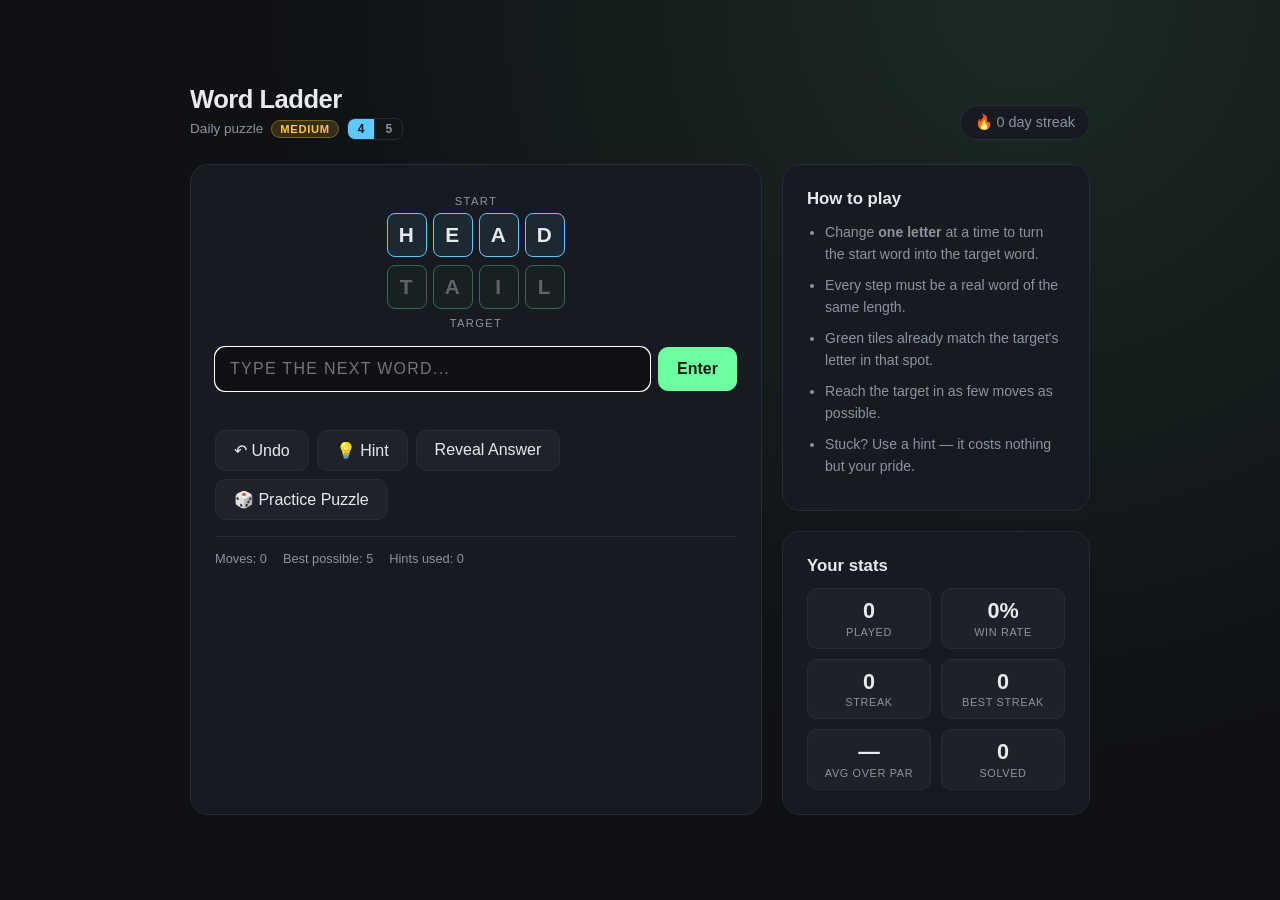
<file: word-ladder/index.html>
<!doctype html>
<html lang="en">
<head>
<meta charset="UTF-8" />
<meta name="viewport" content="width=device-width, initial-scale=1.0" />
<title>Word Ladder</title>
<link rel="stylesheet" href="style.css" />
</head>
<body>
  <div class="app">
    <header>
      <div class="title-block">
        <h1>Word Ladder</h1>
        <div class="sub-row">
          <span class="subtitle" id="puzzleLabel">Daily puzzle</span>
          <span class="diff-badge" id="diffBadge"></span>
          <span class="len-toggle" id="lenToggle">
            <button type="button" data-len="4" class="active">4</button>
            <button type="button" data-len="5">5</button>
          </span>
        </div>
      </div>
      <div class="stats" id="stats">🔥 0 streak</div>
    </header>

    <main>
      <section class="board-card">
        <div class="rail-label">START</div>
        <div class="ladder" id="ladder"></div>
        <div class="rail-label">TARGET</div>

        <form id="guessForm">
          <input
            type="text"
            id="guessInput"
            maxlength="8"
            autocomplete="off"
            autocapitalize="characters"
            spellcheck="false"
            placeholder="Type the next word..."
          />
          <button type="submit">Enter</button>
        </form>

        <div class="feedback" id="feedback"></div>

        <div class="toolbar">
          <button id="undoBtn">↶ Undo</button>
          <button id="hintBtn">💡 Hint</button>
          <button id="giveUpBtn">Reveal Answer</button>
          <button id="newPuzzleBtn">🎲 Practice Puzzle</button>
        </div>

        <div class="meta">
          <span id="moveCount">Moves: 0</span>
          <span id="parCount">Best possible: —</span>
          <span id="hintCount">Hints used: 0</span>
        </div>
      </section>

      <aside class="side">
        <section class="rules-card">
          <h2>How to play</h2>
          <ul>
            <li>Change <strong>one letter</strong> at a time to turn the start word into the target word.</li>
            <li>Every step must be a real word of the same length.</li>
            <li>Green tiles already match the target's letter in that spot.</li>
            <li>Reach the target in as few moves as possible.</li>
            <li>Stuck? Use a hint — it costs nothing but your pride.</li>
          </ul>
        </section>

        <section class="rules-card stats-card">
          <h2>Your stats</h2>
          <div class="stat-grid" id="statGrid"></div>
        </section>
      </aside>
    </main>
  </div>

  <div class="celebration" id="celebration">
    <div class="celebration-content">
      <div class="celebration-emoji" id="celebrationEmoji">🏆</div>
      <div class="celebration-text" id="celebrationText">Solved!</div>
      <div class="celebration-sub" id="celebrationSub"></div>
      <div class="celebration-actions">
        <button id="shareBtn" class="primary">🔗 Share result</button>
        <button id="celebrationClose">Nice</button>
      </div>
    </div>
  </div>

  <script src="words.js"></script>
  <script src="words5.js"></script>
  <script src="puzzles.js"></script>
  <script src="puzzles5.js"></script>
  <script src="app.js"></script>
</body>
</html>
</file>
<file: checkers/style.css>
:root {
  --bg: #0f1115;
  --card: #171a21;
  --border: #262b35;
  --text: #e8eaed;
  --muted: #8b93a1;
  --accent: #6effa0;
  --light: #b6a184;
  --dark: #5a4634;
  --red: #ff6b5e;
  --black: #3a4150;
  --radius: 18px;
}

* { box-sizing: border-box; }

body {
  margin: 0;
  min-height: 100vh;
  background: radial-gradient(circle at 20% 0%, #2a2018 0%, var(--bg) 55%);
  color: var(--text);
  font-family: -apple-system, BlinkMacSystemFont, "Segoe UI", sans-serif;
  display: flex;
  align-items: center;
  justify-content: center;
  padding: 24px;
}

.app { width: 100%; max-width: 900px; }

header {
  display: flex;
  align-items: flex-end;
  justify-content: space-between;
  margin-bottom: 20px;
}

h1 { font-size: 1.6rem; margin: 0 0 4px; letter-spacing: -0.02em; }
.subtitle a { color: var(--muted); font-size: 0.85rem; text-decoration: none; }
.subtitle a:hover { color: var(--text); }

.turn {
  background: var(--card);
  border: 1px solid var(--border);
  padding: 8px 14px;
  border-radius: 999px;
  font-size: 0.9rem;
  color: var(--muted);
  white-space: nowrap;
}

main {
  display: grid;
  grid-template-columns: 1fr 0.6fr;
  gap: 20px;
}

@media (max-width: 720px) {
  main { grid-template-columns: 1fr; }
}

.board-card, .rules-card {
  background: var(--card);
  border: 1px solid var(--border);
  border-radius: var(--radius);
  padding: 20px;
}

.board {
  width: min(70vw, 460px);
  height: min(70vw, 460px);
  margin: 0 auto;
  display: grid;
  grid-template-columns: repeat(8, 1fr);
  grid-template-rows: repeat(8, 1fr);
  border-radius: 10px;
  overflow: hidden;
  border: 3px solid var(--dark);
}

.square {
  position: relative;
  display: flex;
  align-items: center;
  justify-content: center;
}

.square.light { background: var(--light); }
.square.dark { background: var(--dark); }

.square.playable { cursor: pointer; }

.square.selected::before {
  content: "";
  position: absolute;
  inset: 0;
  background: rgba(110, 255, 160, 0.35);
}

.square.target::after {
  content: "";
  position: absolute;
  width: 30%;
  height: 30%;
  border-radius: 50%;
  background: rgba(110, 255, 160, 0.65);
}

.piece {
  width: 74%;
  height: 74%;
  border-radius: 50%;
  display: flex;
  align-items: center;
  justify-content: center;
  font-size: 1.4rem;
  box-shadow: 0 3px 6px rgba(0,0,0,0.4), inset 0 -3px 4px rgba(0,0,0,0.35), inset 0 3px 4px rgba(255,255,255,0.15);
  z-index: 1;
}

.piece.red { background: linear-gradient(160deg, #ff8a7e, #d64a3e); }
.piece.black { background: linear-gradient(160deg, #4a5262, #2a303c); }

.piece .crown { color: #ffd76e; font-size: 1.2rem; line-height: 1; }

.controls {
  display: flex;
  align-items: center;
  gap: 14px;
  margin-top: 18px;
  justify-content: center;
  flex-wrap: wrap;
}

button {
  font: inherit;
  border-radius: 10px;
  border: 1px solid var(--border);
  background: rgba(255,255,255,0.04);
  color: var(--text);
  padding: 10px 18px;
  cursor: pointer;
  transition: transform 0.1s ease, background 0.15s ease;
}
button:hover { background: rgba(255,255,255,0.09); }
button:active { transform: scale(0.97); }

.score { color: var(--muted); font-size: 0.9rem; }

.message {
  text-align: center;
  color: var(--accent);
  font-size: 0.9rem;
  min-height: 1.3em;
  margin-top: 10px;
}

.rules-card h2 { margin: 0 0 12px; font-size: 1.05rem; }
.rules-card ul { margin: 0; padding-left: 18px; color: var(--muted); font-size: 0.88rem; line-height: 1.6; }
.rules-card li { margin-bottom: 8px; }

.celebration {
  position: fixed;
  inset: 0;
  display: none;
  align-items: center;
  justify-content: center;
  background: rgba(0,0,0,0.55);
  z-index: 10;
}
.celebration.show { display: flex; animation: fadeIn 0.2s ease; }
.celebration-content {
  background: var(--card);
  border: 1px solid var(--border);
  border-radius: var(--radius);
  padding: 36px 50px;
  text-align: center;
  animation: pop 0.35s cubic-bezier(.34,1.56,.64,1);
}
.celebration-emoji { font-size: 3rem; margin-bottom: 8px; }
.celebration-text { font-size: 1.2rem; font-weight: 600; margin-bottom: 18px; }

@keyframes fadeIn { from { opacity: 0; } to { opacity: 1; } }
@keyframes pop { from { transform: scale(0.7); opacity: 0; } to { transform: scale(1); opacity: 1; } }
</file>
<file: chess/style.css>
:root {
  --bg: #0f1115;
  --card: #171a21;
  --border: #262b35;
  --text: #e8eaed;
  --muted: #8b93a1;
  --accent: #6effa0;
  --light: #ebecd0;
  --dark: #6f8a5a;
  --radius: 18px;
}

* { box-sizing: border-box; }

body {
  margin: 0;
  min-height: 100vh;
  background: radial-gradient(circle at 80% 0%, #1a2418 0%, var(--bg) 55%);
  color: var(--text);
  font-family: -apple-system, BlinkMacSystemFont, "Segoe UI", sans-serif;
  display: flex;
  align-items: center;
  justify-content: center;
  padding: 24px;
}

.app { width: 100%; max-width: 900px; }

header {
  display: flex;
  align-items: flex-end;
  justify-content: space-between;
  margin-bottom: 20px;
}

h1 { font-size: 1.6rem; margin: 0 0 4px; letter-spacing: -0.02em; }
.subtitle a { color: var(--muted); font-size: 0.85rem; text-decoration: none; }
.subtitle a:hover { color: var(--text); }

.turn {
  background: var(--card);
  border: 1px solid var(--border);
  padding: 8px 14px;
  border-radius: 999px;
  font-size: 0.9rem;
  color: var(--muted);
  white-space: nowrap;
}
.turn.check { color: var(--accent); border-color: var(--accent); }

main {
  display: grid;
  grid-template-columns: 1fr 0.6fr;
  gap: 20px;
}
@media (max-width: 720px) {
  main { grid-template-columns: 1fr; }
}

.board-card, .rules-card {
  background: var(--card);
  border: 1px solid var(--border);
  border-radius: var(--radius);
  padding: 20px;
}

.board {
  width: min(72vw, 470px);
  height: min(72vw, 470px);
  margin: 0 auto;
  display: grid;
  grid-template-columns: repeat(8, 1fr);
  grid-template-rows: repeat(8, 1fr);
  border-radius: 8px;
  overflow: hidden;
  border: 3px solid #3d4c33;
}

.square {
  position: relative;
  display: flex;
  align-items: center;
  justify-content: center;
  cursor: pointer;
  user-select: none;
}
.square.light { background: var(--light); }
.square.dark { background: var(--dark); }

.square .piece {
  font-size: min(9vw, 2.4rem);
  line-height: 1;
  z-index: 2;
  text-shadow: 0 1px 2px rgba(0,0,0,0.35);
}
/* render glyphs: white pieces light with dark outline, black pieces dark */
.piece.w { color: #ffffff; }
.piece.b { color: #202124; }

.square.selected::before {
  content: "";
  position: absolute; inset: 0;
  background: rgba(110, 255, 160, 0.45);
}
.square.lastmove::before {
  content: "";
  position: absolute; inset: 0;
  background: rgba(255, 214, 110, 0.30);
}
.square.move-dot::after {
  content: "";
  position: absolute;
  width: 28%; height: 28%;
  border-radius: 50%;
  background: rgba(30, 40, 25, 0.35);
}
.square.capture-ring::after {
  content: "";
  position: absolute;
  width: 84%; height: 84%;
  border-radius: 50%;
  border: 4px solid rgba(30, 40, 25, 0.35);
  box-sizing: border-box;
}
.square.incheck::before {
  content: "";
  position: absolute; inset: 0;
  background: radial-gradient(circle, rgba(255,80,80,0.65), rgba(255,80,80,0) 70%);
}

.captured {
  min-height: 26px;
  display: flex;
  flex-wrap: wrap;
  gap: 1px;
  font-size: 1.15rem;
  justify-content: center;
  color: var(--muted);
  margin: 4px 0;
}

.controls {
  display: flex;
  gap: 10px;
  margin-top: 16px;
  justify-content: center;
}

button {
  font: inherit;
  border-radius: 10px;
  border: 1px solid var(--border);
  background: rgba(255,255,255,0.04);
  color: var(--text);
  padding: 10px 18px;
  cursor: pointer;
  transition: transform 0.1s ease, background 0.15s ease;
}
button:hover { background: rgba(255,255,255,0.09); }
button:active { transform: scale(0.97); }

.message {
  text-align: center;
  color: var(--accent);
  font-size: 0.9rem;
  min-height: 1.3em;
  margin-top: 10px;
}

.rules-card h2 { margin: 0 0 12px; font-size: 1.05rem; }
.rules-card ul { margin: 0; padding-left: 18px; color: var(--muted); font-size: 0.88rem; line-height: 1.6; }
.rules-card li { margin-bottom: 8px; }

.promo, .celebration {
  position: fixed;
  inset: 0;
  display: none;
  align-items: center;
  justify-content: center;
  background: rgba(0,0,0,0.55);
  z-index: 10;
}
.promo.show, .celebration.show { display: flex; animation: fadeIn 0.2s ease; }

.promo-content, .celebration-content {
  background: var(--card);
  border: 1px solid var(--border);
  border-radius: var(--radius);
  padding: 28px 34px;
  text-align: center;
  animation: pop 0.3s cubic-bezier(.34,1.56,.64,1);
}
.promo-title { margin-bottom: 14px; color: var(--muted); }
.promo-choices { display: flex; gap: 10px; }
.promo-choices button { font-size: 2rem; padding: 8px 12px; line-height: 1; }

.celebration-emoji { font-size: 3rem; margin-bottom: 8px; }
.celebration-text { font-size: 1.2rem; font-weight: 600; margin-bottom: 18px; }

@keyframes fadeIn { from { opacity: 0; } to { opacity: 1; } }
@keyframes pop { from { transform: scale(0.7); opacity: 0; } to { transform: scale(1); opacity: 1; } }
</file>
<file: word-ladder/style.css>
:root {
  --bg: #0f1115;
  --card: #171a21;
  --border: #262b35;
  --text: #e8eaed;
  --muted: #8b93a1;
  --accent: #6effa0;
  --accent2: #5ec9ff;
  --bad: #ff6b5e;
  --radius: 18px;
}

* { box-sizing: border-box; }

body {
  margin: 0;
  min-height: 100vh;
  background: radial-gradient(circle at 80% 0%, #1c2a24 0%, var(--bg) 55%);
  color: var(--text);
  font-family: -apple-system, BlinkMacSystemFont, "Segoe UI", sans-serif;
  display: flex;
  align-items: center;
  justify-content: center;
  padding: 24px;
}

.app { width: 100%; max-width: 900px; }

header {
  display: flex;
  align-items: flex-end;
  justify-content: space-between;
  margin-bottom: 24px;
}

h1 { font-size: 1.6rem; margin: 0 0 4px; letter-spacing: -0.02em; }

.subtitle { color: var(--muted); font-size: 0.85rem; }

.stats {
  background: var(--card);
  border: 1px solid var(--border);
  padding: 8px 14px;
  border-radius: 999px;
  font-size: 0.9rem;
  color: var(--muted);
  white-space: nowrap;
}

main {
  display: grid;
  grid-template-columns: 1.3fr 0.7fr;
  gap: 20px;
}

@media (max-width: 720px) {
  main { grid-template-columns: 1fr; }
}

.board-card, .rules-card {
  background: var(--card);
  border: 1px solid var(--border);
  border-radius: var(--radius);
  padding: 24px;
}

.rail-label {
  font-size: 0.7rem;
  letter-spacing: 0.12em;
  color: var(--muted);
  text-align: center;
  margin: 6px 0;
}

.ladder {
  display: flex;
  flex-direction: column;
  gap: 8px;
  align-items: center;
  min-height: 60px;
  margin-bottom: 8px;
}

.rung {
  display: flex;
  gap: 6px;
  font-weight: 700;
  font-size: 1.3rem;
  letter-spacing: 0.08em;
}

.rung .letter {
  width: 40px;
  height: 44px;
  border-radius: 8px;
  border: 1px solid var(--border);
  display: flex;
  align-items: center;
  justify-content: center;
  background: rgba(255,255,255,0.03);
  text-transform: uppercase;
}

.rung.start .letter, .rung.end .letter {
  border-color: var(--accent2);
  background: rgba(94,201,255,0.08);
}

.rung.end .letter { border-color: var(--accent); background: rgba(110,255,160,0.08); }

.rung .letter.match {
  border-color: rgba(110,255,160,0.45);
  background: rgba(110,255,160,0.12);
}

.rung .letter.changed {
  border-color: var(--accent);
  background: rgba(110,255,160,0.22);
  color: var(--accent);
}

.rung.hinted .letter { border-style: dashed; }

#guessForm {
  display: flex;
  gap: 8px;
  margin: 18px 0 10px;
}

#guessInput {
  flex: 1;
  background: var(--bg);
  border: 1px solid var(--border);
  color: var(--text);
  border-radius: 10px;
  padding: 12px 14px;
  font: inherit;
  text-transform: uppercase;
  letter-spacing: 0.08em;
}

button {
  font: inherit;
  border-radius: 10px;
  border: 1px solid var(--border);
  background: rgba(255,255,255,0.04);
  color: var(--text);
  padding: 10px 18px;
  cursor: pointer;
  transition: transform 0.1s ease, background 0.15s ease;
}

button:hover { background: rgba(255,255,255,0.09); }
button:active { transform: scale(0.97); }

#guessForm button {
  background: var(--accent);
  border-color: var(--accent);
  color: #0b1a10;
  font-weight: 600;
}

.feedback {
  min-height: 1.4em;
  font-size: 0.85rem;
  color: var(--bad);
  margin-bottom: 10px;
}

.feedback.ok { color: var(--accent); }

.toolbar {
  display: flex;
  gap: 8px;
  flex-wrap: wrap;
  margin-bottom: 16px;
}

.meta {
  display: flex;
  gap: 16px;
  flex-wrap: wrap;
  font-size: 0.8rem;
  color: var(--muted);
  border-top: 1px solid var(--border);
  padding-top: 14px;
}

.side { display: flex; flex-direction: column; gap: 20px; }

.rules-card h2 { margin: 0 0 12px; font-size: 1.05rem; }
.rules-card ul { margin: 0; padding-left: 18px; color: var(--muted); font-size: 0.88rem; line-height: 1.6; }
.rules-card li { margin-bottom: 8px; }

.stat-grid {
  display: grid;
  grid-template-columns: 1fr 1fr;
  gap: 10px;
}
.stat {
  background: rgba(255,255,255,0.03);
  border: 1px solid var(--border);
  border-radius: 10px;
  padding: 10px 12px;
  text-align: center;
}
.stat .value { font-size: 1.35rem; font-weight: 700; line-height: 1.1; }
.stat .label { font-size: 0.68rem; letter-spacing: 0.06em; color: var(--muted); text-transform: uppercase; margin-top: 3px; }

.celebration-actions { display: flex; gap: 8px; justify-content: center; flex-wrap: wrap; }
.celebration-actions button.primary {
  background: var(--accent);
  border-color: var(--accent);
  color: #0b1a10;
  font-weight: 600;
}

.celebration {
  position: fixed;
  inset: 0;
  display: none;
  align-items: center;
  justify-content: center;
  background: rgba(0,0,0,0.55);
  z-index: 10;
}

.celebration.show { display: flex; animation: fadeIn 0.2s ease; }

.celebration-content {
  background: var(--card);
  border: 1px solid var(--border);
  border-radius: var(--radius);
  padding: 36px 50px;
  text-align: center;
  animation: pop 0.35s cubic-bezier(.34,1.56,.64,1);
  max-width: 360px;
}

.celebration-emoji { font-size: 3rem; margin-bottom: 8px; }
.celebration-text { font-size: 1.2rem; font-weight: 600; margin-bottom: 6px; }
.celebration-sub { color: var(--muted); font-size: 0.85rem; margin-bottom: 18px; }

.sub-row {
  display: flex;
  align-items: center;
  gap: 8px;
  flex-wrap: wrap;
  margin-top: 2px;
}

.diff-badge {
  font-size: 0.7rem;
  font-weight: 600;
  letter-spacing: 0.06em;
  padding: 2px 8px;
  border-radius: 999px;
  text-transform: uppercase;
  display: none;
}
.diff-badge.easy   { display: inline-block; background: rgba(110,255,160,0.15); color: var(--accent);  border: 1px solid rgba(110,255,160,0.35); }
.diff-badge.medium { display: inline-block; background: rgba(255,200,50,0.15);  color: #ffc832;        border: 1px solid rgba(255,200,50,0.35); }
.diff-badge.hard   { display: inline-block; background: rgba(255,107,94,0.15);  color: var(--bad);     border: 1px solid rgba(255,107,94,0.35); }

.len-toggle {
  display: inline-flex;
  border: 1px solid var(--border);
  border-radius: 8px;
  overflow: hidden;
}
.len-toggle button {
  padding: 3px 10px;
  font-size: 0.75rem;
  font-weight: 600;
  border: none;
  border-radius: 0;
  background: transparent;
  color: var(--muted);
  cursor: pointer;
  transition: background 0.15s, color 0.15s;
  transform: none;
}
.len-toggle button + button { border-left: 1px solid var(--border); }
.len-toggle button.active   { background: var(--accent2); color: #041018; }
.len-toggle button:hover:not(.active) { background: rgba(255,255,255,0.07); color: var(--text); }

@keyframes fadeIn { from { opacity: 0; } to { opacity: 1; } }
@keyframes pop {
  from { transform: scale(0.7); opacity: 0; }
  to { transform: scale(1); opacity: 1; }
}
</file>
